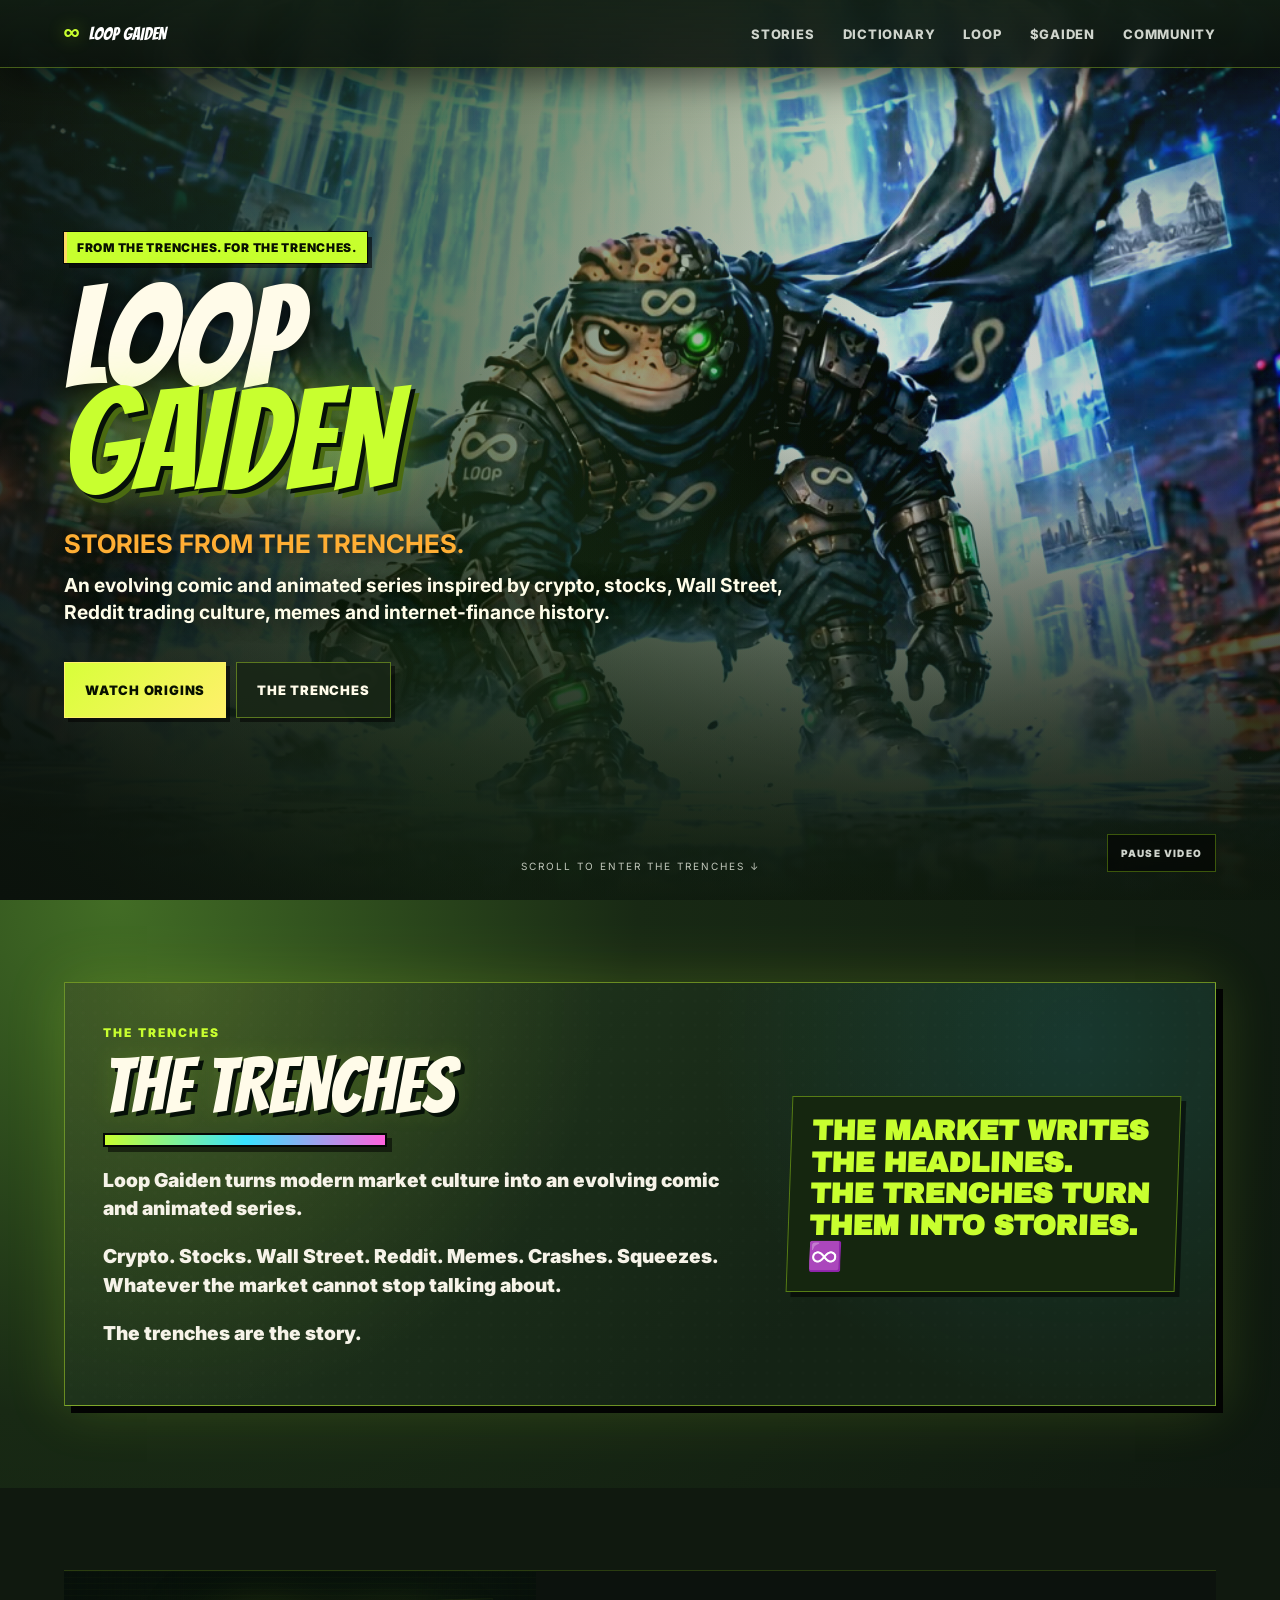
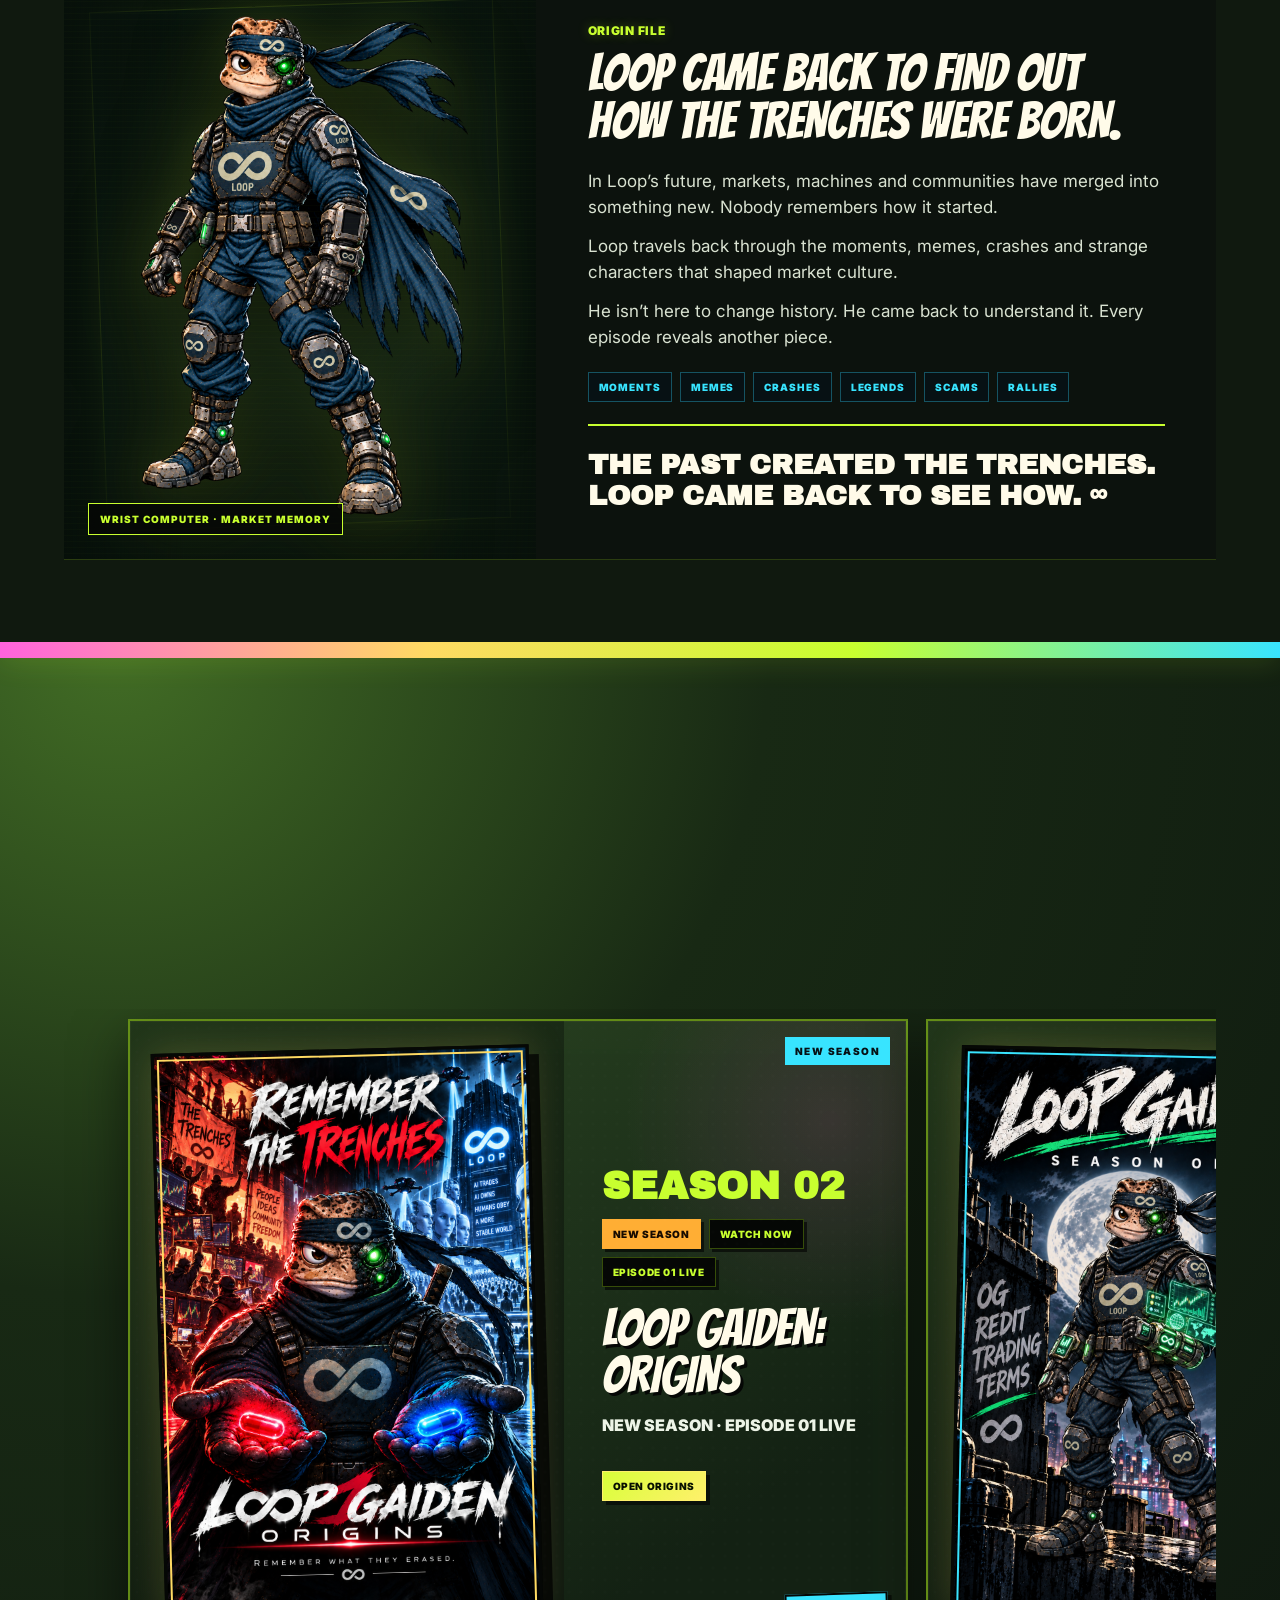
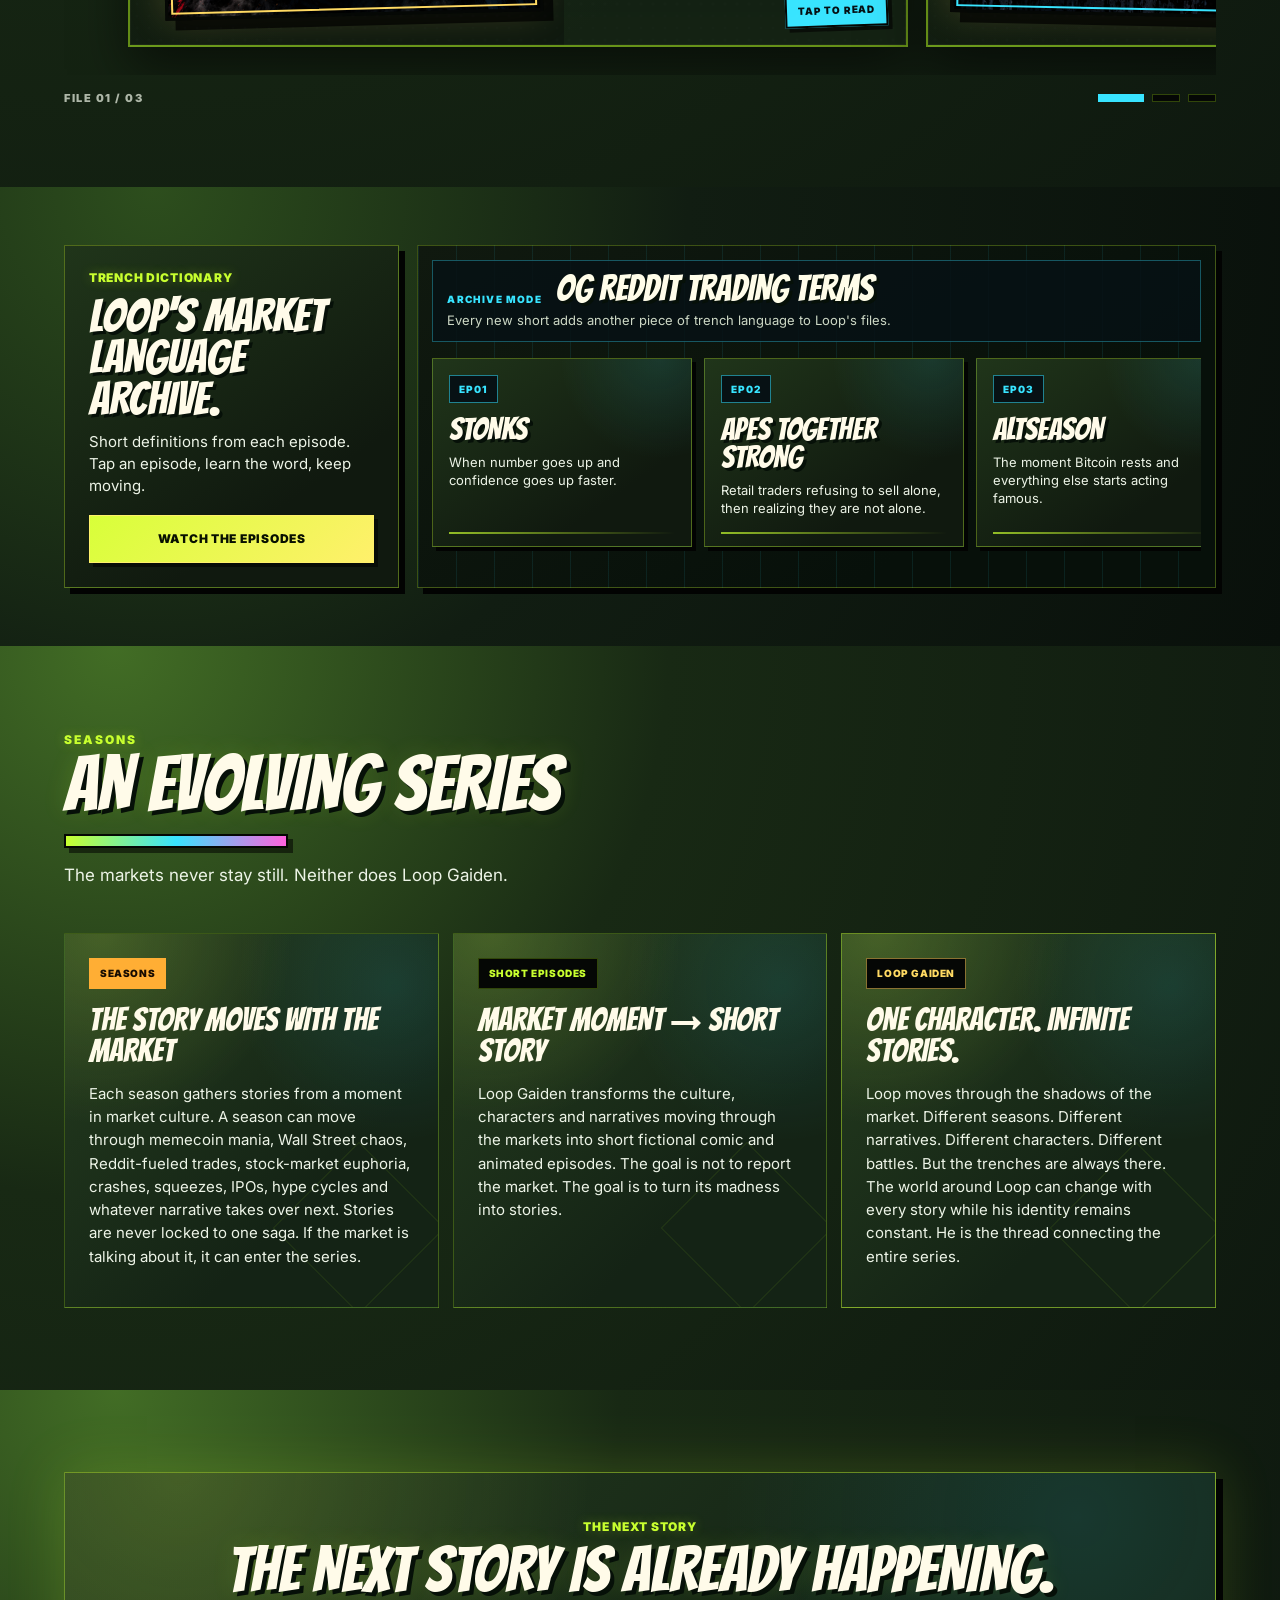
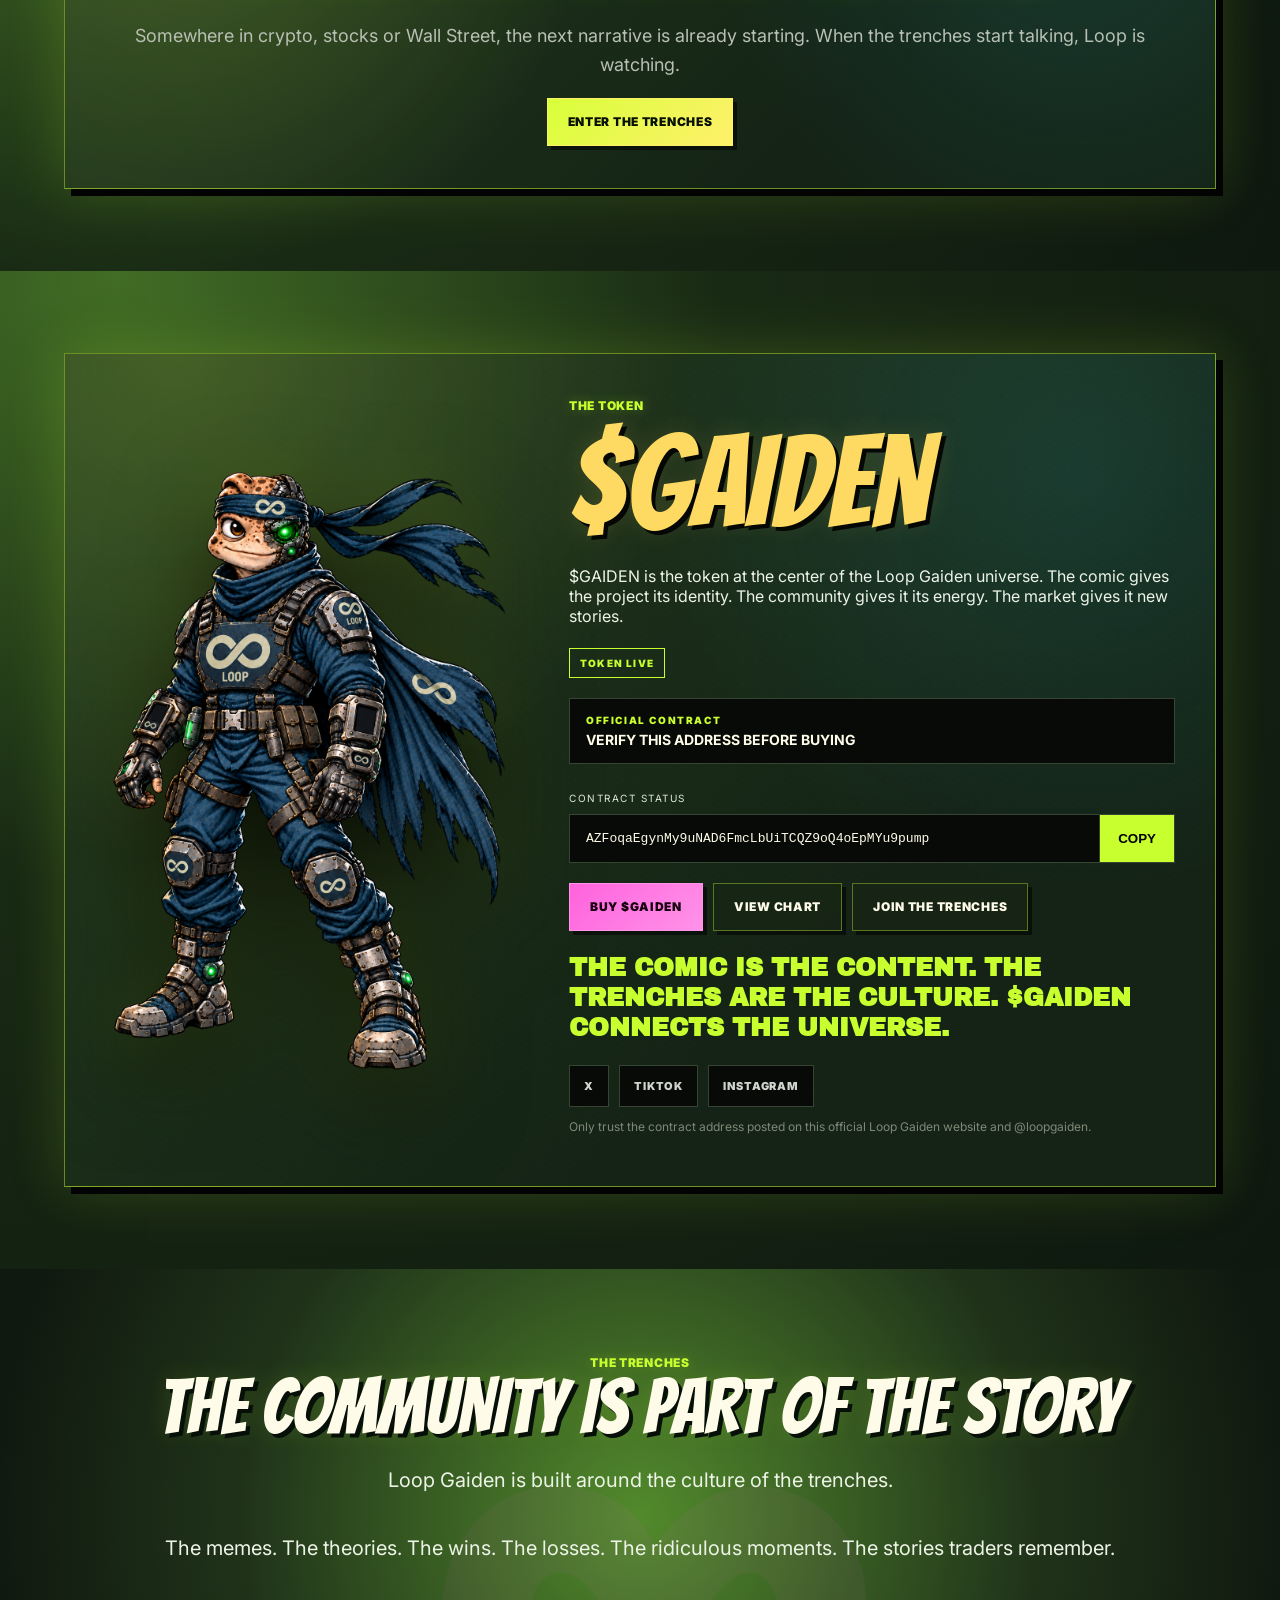
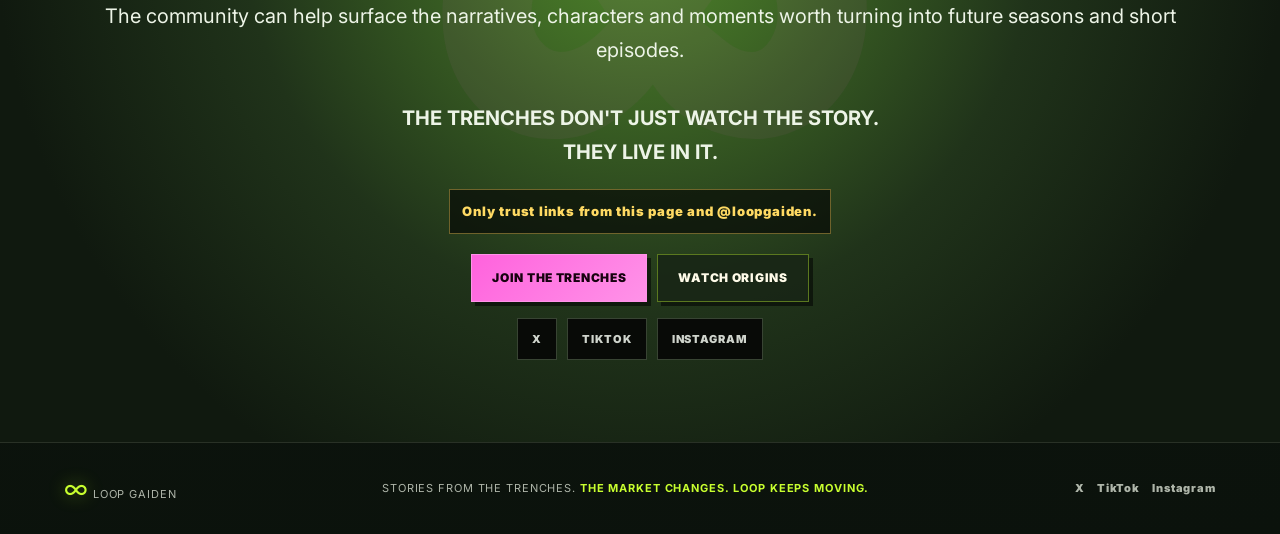
<file: index.html>
<!doctype html>
<html lang="en">
<head>
  <meta charset="utf-8" />
  <meta name="viewport" content="width=device-width,initial-scale=1" />
  <meta name="theme-color" content="#10190f" />
  <meta name="description" content="Loop Gaiden is an evolving comic and animated series inspired by crypto, stocks, Wall Street, Reddit trading culture, memes and internet-finance history." />
  <link rel="canonical" href="https://loopgaiden.com/" />
  <meta property="og:type" content="website" />
  <meta property="og:url" content="https://loopgaiden.com/#issue-002" />
  <meta property="og:title" content="Loop Gaiden — Stories From the Trenches" />
  <meta property="og:description" content="Seasons and short episodes inspired by the markets, memes and internet-finance culture." />
  <meta property="og:image" content="https://loopgaiden.com/assets/LoopOrigins.png?v=20260929-origins-poster" />
  <meta property="og:image:alt" content="Loop Gaiden Origins poster" />
  <meta name="twitter:card" content="summary_large_image" />
  <meta name="twitter:title" content="Loop Gaiden — Stories From the Trenches" />
  <meta name="twitter:description" content="Seasons and short episodes inspired by the markets, memes and internet-finance culture." />
  <meta name="twitter:image" content="https://loopgaiden.com/assets/LoopOrigins.png?v=20260929-origins-poster" />
  <meta name="twitter:image:alt" content="Loop Gaiden Origins poster" />
  <title>Loop Gaiden — Enter the Trenches</title>
  <link rel="icon" href="assets/loop.png" type="image/png" />
  <link rel="apple-touch-icon" href="assets/loop.png" />
  <link rel="stylesheet" href="styles.css?v=20260923-clean-episodes" />
</head>
<body>
  <div class="grain" aria-hidden="true"></div>

  <header class="nav">
    <a class="brand" href="#top" aria-label="Loop Gaiden home">
      <span class="brand-mark">∞</span>
      <span>LOOP GAIDEN</span>
    </a>
    <button class="menu-btn" aria-label="Toggle menu" aria-expanded="false">☰</button>
    <nav class="nav-links">
      <a href="#stories">Stories</a>
      <a href="#dictionary">Dictionary</a>
      <a href="#loop">Loop</a>
      <a href="#token">$GAIDEN</a>
      <a href="#community">Community</a>
    </nav>
  </header>

  <main id="top">
    <section class="hero">
      <img class="hero-poster" src="assets/optimized/gaiden-hero.jpg?v=20260925-gaiden" alt="" />
      <video class="hero-bg" autoplay muted defaultmuted loop playsinline preload="metadata" poster="assets/optimized/gaiden-hero.jpg?v=20260925-gaiden" aria-hidden="true">
        <source src="assets/gaiden.mp4?v=20260925-gaiden" type="video/mp4" />
      </video>
      <div class="hero-overlay"></div>
      <div class="hero-copy reveal">
        <div class="eyebrow">FROM THE TRENCHES. FOR THE TRENCHES.</div>
        <div class="hero-badge">STORIES FROM THE MARKET</div>
        <div class="start-cue">NEW SEASONS. SHORT EPISODES. SAME TRENCHES.</div>
        <h1>LOOP<br><span>GAIDEN</span></h1>
        <p class="hero-line"><strong>STORIES FROM THE TRENCHES.</strong><br><span>An evolving comic and animated series inspired by crypto, stocks, Wall Street, Reddit trading culture, memes and internet-finance history.</span><br><small>The market changes.<br>The stories move with it.</small></p>
        <div class="hero-actions">
          <a class="btn primary" href="#issue-002" data-open-issue="loopOrigins">WATCH ORIGINS</a>
          <a class="btn" href="#trenches">THE TRENCHES</a>
          <a class="btn ghost" href="#token">BUY $GAIDEN</a>
        </div>
      </div>
      <button class="hero-video-toggle" type="button" data-hero-video-toggle aria-pressed="false">PAUSE VIDEO</button>
      <div class="scroll-cue">SCROLL TO ENTER THE TRENCHES ↓</div>
    </section>

    <section class="latest-transmission">
      <div class="latest-inner reveal">
        <div>
          <span class="kicker">NOW PLAYING</span>
          <h2>LOOP GAIDEN: ORIGINS</h2>
          <div class="launch-strip">
            <span>NEW SEASON</span>
            <span>LOOP GAIDEN: ORIGINS</span>
            <span>EPISODE 01 LIVE</span>
          </div>
        </div>
        <button class="btn primary" type="button" data-open-issue="loopOrigins">OPEN ORIGINS</button>
      </div>
    </section>

    <section id="game" class="section game-section" hidden aria-hidden="true">
      <div class="game-inner reveal">
        <div class="game-copy">
          <span class="kicker">ARCADE FILE</span>
          <h2>LOOP GAIDEN GAME</h2>
          <p>A future 2D fight game set inside the wider Loop Gaiden universe, where Loop battles through trench culture one threat at a time.</p>
          <a class="game-cta" href="#mission">PAUSED</a>
        </div>
        <a class="game-cartridge game-cartridge-link" href="#mission" aria-label="Loop Gaiden series format">
          <img src="assets/game-clean.png" alt="" />
          <div class="game-glow"></div>
        </a>
      </div>
    </section>

    <section id="trenches" class="manifesto section culture-section">
      <div class="trenches-panel reveal">
        <div>
          <span>THE TRENCHES</span>
          <h2>THE TRENCHES</h2>
          <p>Loop Gaiden turns modern market culture into an evolving comic and animated series.</p>
          <p>Crypto. Stocks. Wall Street. Reddit. Memes. Crashes. Squeezes. Whatever the market cannot stop talking about.</p>
          <p>The trenches are the story.</p>
        </div>
        <div class="trenches-statements">
          <strong>THE MARKET WRITES THE HEADLINES.
THE TRENCHES TURN THEM INTO STORIES. ♾️</strong>
        </div>
      </div>
    </section>

    <section id="loop" class="section origin-section">
      <div class="origin-layout reveal">
        <div class="origin-visual origin-token-visual" aria-hidden="true">
          <img src="assets/looptoken.png?v=20260925-loop-token" alt="" />
          <div class="origin-scan"></div>
          <span>WRIST COMPUTER · MARKET MEMORY</span>
        </div>
        <div class="origin-copy">
          <span class="kicker">ORIGIN FILE</span>
          <h2>LOOP CAME BACK TO FIND OUT HOW THE TRENCHES WERE BORN.</h2>
          <p>In Loop’s future, markets, machines and communities have merged into something new. Nobody remembers how it started.</p>
          <p>Loop travels back through the moments, memes, crashes and strange characters that shaped market culture.</p>
          <p>He isn’t here to change history. <strong>He came back to understand it.</strong> Every episode reveals another piece.</p>
          <div class="origin-signals" aria-label="Market history signals"><span>MOMENTS</span><span>MEMES</span><span>CRASHES</span><span>LEGENDS</span><span>SCAMS</span><span>RALLIES</span></div>
          <strong class="origin-final">THE PAST CREATED THE TRENCHES.<br>LOOP CAME BACK TO SEE HOW. ∞</strong>
        </div>
      </div>
    </section>

    <section id="stories" class="section lords">
      <div class="issues-head reveal">
        <div class="section-head">
          <span>CURRENT STORIES</span>
          <h2>STORIES FROM THE TRENCHES</h2>
          <p>Stories inspired by the markets in real time — from memecoin trenches to Wall Street.<br><br>Hype. Fear. Greed. Conviction. Squeezes. Crashes. Wins. Losses.<br><br>Whatever moves the market can become the next Loop Gaiden story.</p>
        </div>
        <div class="issue-slider-controls" aria-label="Story slider controls">
          <button type="button" data-issue-slide="prev" aria-label="Previous story">←</button>
          <button type="button" data-issue-slide="next" aria-label="Next story">→</button>
        </div>
      </div>

      <div class="lord-grid issue-slider" data-issue-slider>
        <article class="lord-card farmer issue-cover reveal visible" data-ribbon="NEW SEASON" data-issue-key="loopOrigins" data-issue-target="story" role="button" tabindex="0" aria-controls="story" aria-expanded="false">
          <div class="cover-frame">
            <img src="assets/LoopOrigins.png?v=20260929-origins-poster" alt="Loop Gaiden Origins poster" />
          </div>
          <div class="lord-info issue-card-info">
            <div class="lord-index">SEASON 02</div>
            <div class="issue-card-badges">
              <span>NEW SEASON</span>
              <span>WATCH NOW</span>
              <span>01 EPISODE</span>
            </div>
            <h3>LOOP GAIDEN: ORIGINS</h3>
            <p>NEW SEASON · EPISODE 01 LIVE</p>
            <span class="status active issue-button" data-issue-label="OPEN ORIGINS" data-issue-key="loopOrigins">OPEN ORIGINS</span>
          </div>
        </article>

        <article class="lord-card farmer issue-cover reveal visible next-file" data-ribbon="COMPLETE" data-issue-key="featuredSeason" data-issue-target="story" role="button" tabindex="0" aria-controls="story" aria-expanded="false">
          <div class="cover-frame">
            <img src="assets/season1Cover.png?v=20260925-season-cover" alt="Season 01 OG Reddit Trading Terms poster" />
          </div>
          <div class="lord-info issue-card-info">
            <div class="lord-index">SEASON 01</div>
            <div class="issue-card-badges">
              <span>COMPLETE</span>
              <span>ARCHIVE</span>
              <span>10 EPISODES</span>
            </div>
            <h3>OG REDDIT TRADING TERMS</h3>
            <p>SEASON COMPLETE · 10 EPISODES</p>
            <span class="status active issue-button" data-issue-label="OPEN SEASON 01" data-issue-key="featuredSeason">OPEN SEASON 01</span>
          </div>
        </article>

        <article class="lord-card silhouette reveal visible"><div><b>NEXT</b><h3>???</h3><p>NEXT SEASON SEALED.</p><span>COMING NEXT</span></div></article>
      </div>
      <div class="issue-slider-status" aria-live="polite">
        <span data-issue-slider-status>SEASON 02 / 03</span>
        <div class="issue-slider-dots" data-issue-slider-dots aria-label="Issue slider position"></div>
      </div>
      <div class="issue-unlock-cue reveal">
        <span>THE TRENCHES CHANGE.</span>
        <strong>THE STORIES EVOLVE.</strong>
      </div>
    </section>

    <section id="dictionary" class="section dictionary-section">
      <div class="dictionary-layout reveal">
        <div class="dictionary-copy">
          <span class="kicker">TRENCH DICTIONARY</span>
          <h2>LOOP'S MARKET LANGUAGE ARCHIVE.</h2>
          <p>Short definitions from each episode. Tap an episode, learn the word, keep moving.</p>
          <button class="btn primary" type="button" data-open-issue="featuredSeason">WATCH THE EPISODES</button>
        </div>
        <div class="dictionary-console" aria-label="OG Reddit trading terms dictionary">
          <div class="dictionary-feature">
            <span>ARCHIVE MODE</span>
            <strong>OG REDDIT TRADING TERMS</strong>
            <p>Every new short adds another piece of trench language to Loop's files.</p>
          </div>
          <div class="dictionary-grid">
          <article>
            <span>EP01</span>
            <h3>STONKS</h3>
            <p>When number goes up and confidence goes up faster.</p>
          </article>
          <article>
            <span>EP02</span>
            <h3>APES TOGETHER STRONG</h3>
            <p>Retail traders refusing to sell alone, then realizing they are not alone.</p>
          </article>
          <article>
            <span>EP03</span>
            <h3>ALTSEASON</h3>
            <p>The moment Bitcoin rests and everything else starts acting famous.</p>
          </article>
          <article>
            <span>EP04</span>
            <h3>BUTTCOIN</h3>
            <p>The skeptic tribe’s ancient nickname for Bitcoin.</p>
          </article>
          <article>
            <span>EP05</span>
            <h3>GAIN PORN</h3>
            <p>Posting huge green screenshots so the trenches can stare at the profit.</p>
          </article>
          <article>
            <span>EP06</span>
            <h3>BOGDANOFF</h3>
            <p>The market meme for buying right before the chart collapses. Dump it.</p>
          </article>
          <article>
            <span>EP07</span>
            <h3>FUD</h3>
            <p>Fear, uncertainty and doubt turning one rumor into a full trench panic.</p>
          </article>
          <article>
            <span>EP08</span>
            <h3>PIZZA DAY</h3>
            <p>May 22, 2010. Two pizzas. One legendary Bitcoin regret.</p>
          </article>
          <article>
            <span>EP09</span>
            <h3>FOMO</h3>
            <p>The fear of watching everyone else get rich without you.</p>
          </article>
          <article>
            <span>EP10</span>
            <h3>SATOSHI</h3>
            <p>The final mystery: the pieces came together, then the creator disappeared.</p>
          </article>
          <article class="dictionary-next">
            <span>NEXT</span>
            <h3>???</h3>
            <p>The next season opens a new archive.</p>
          </article>
          </div>
        </div>
      </div>
    </section>

    <section id="mission" class="section mission">
      <div class="section-head reveal">
        <span>SEASONS</span>
        <h2>AN EVOLVING SERIES</h2>
        <p>The markets never stay still. Neither does Loop Gaiden.</p>
      </div>

      <div class="mission-path reveal">
        <article class="mission-chapter live">
          <div class="mission-marker">01</div>
          <div class="mission-card">
            <span class="mission-status">SEASONS</span>
            <h3>THE STORY MOVES WITH THE MARKET</h3>
            <p>Each season gathers stories from a moment in market culture. A season can move through memecoin mania, Wall Street chaos, Reddit-fueled trades, stock-market euphoria, crashes, squeezes, IPOs, hype cycles and whatever narrative takes over next. Stories are never locked to one saga. If the market is talking about it, it can enter the series.</p>
            <ul>
              <li>Evolving seasons</li><li>Short comic episodes</li><li>Animated releases</li><li>New trench characters</li><li>Wall Street and stock-market stories</li><li>Crypto and memecoin culture</li><li>Reddit and internet-finance history</li><li>Loop keeps moving</li>
            </ul>
            <strong class="trenches-call">THE MARKET NEVER STOPS. NEITHER DO THE STORIES. ∞</strong>
          </div>
        </article>

        <article class="mission-chapter active">
          <div class="mission-marker">02</div>
          <div class="mission-card">
            <span class="mission-status">SHORT EPISODES</span>
            <h3>MARKET MOMENT → SHORT STORY</h3>
            <p>Loop Gaiden transforms the culture, characters and narratives moving through the markets into short fictional comic and animated episodes. The goal is not to report the market. The goal is to turn its madness into stories.</p>
            <ul><li>01 — THE MARKET MOVES: A new narrative captures everyone's attention.</li><li>02 — THE TRENCHES REACT: Traders, communities and the internet turn it into culture.</li><li>03 — LOOP ENTERS THE STORY: That moment becomes a run of short episodes.</li></ul>
            <strong class="trenches-call">CRYPTO. STOCKS. WALL STREET. MEMES. MARKET PSYCHOLOGY. INTERNET CULTURE.</strong>
          </div>
        </article>

        <article id="loop" class="mission-chapter next">
          <div class="mission-marker">03</div>
          <div class="mission-card">
            <span class="mission-status">LOOP GAIDEN</span>
            <h3>ONE CHARACTER. INFINITE STORIES.</h3>
            <p>Loop moves through the shadows of the market. Different seasons. Different narratives. Different characters. Different battles. But the trenches are always there. The world around Loop can change with every story while his identity remains constant. He is the thread connecting the entire series.</p>
            <strong class="trenches-call">THE MARKET CHANGES. LOOP KEEPS MOVING. ∞</strong>
          </div>
        </article>

        <article class="mission-final">
          <span>THE NEXT STORY</span>
          <h3>The next story<br>is already happening.</h3>
          <p>Somewhere in crypto, stocks or Wall Street, the next narrative is already starting. When the trenches start talking, Loop is watching.</p>
          <strong>THE MARKET WRITES THE HEADLINES. WE TURN THEM INTO COMICS. ∞</strong>
        </article>
      </div>
    </section>

    <section id="story" class="section story issue-viewer" aria-hidden="true">
      <div class="section-head reveal">
          <span>SEASON 02</span>
          <h2>LOOP GAIDEN: ORIGINS</h2>
          <p>Episode 01 opens the forbidden archive and wakes the Trenches.</p>
      </div>
      <div class="scene-stack">
        <article class="issue-start reveal" id="issue-cover" data-issue-cover>
          <div class="issue-start-cover"><img src="assets/LoopOrigins.png?v=20260929-origins-poster" alt="Loop Gaiden Origins poster" /></div>
          <div class="issue-start-copy"><span class="kicker">SEASON 02</span><h3>THE FORBIDDEN ARCHIVE</h3><p>Gaiden returns from the past carrying the memory of the Trenches. The past has been remembered. The Trenches are waking up.</p></div>
        </article>
      </div>
    </section>

    <section class="section next-issue">
      <div class="next-issue-inner reveal">
        <span class="kicker">THE NEXT STORY</span>
        <h2>THE NEXT STORY IS ALREADY HAPPENING.</h2>
        <p>Somewhere in crypto, stocks or Wall Street, the next narrative is already starting. When the trenches start talking, Loop is watching.</p>
        <a class="btn primary" href="#community">ENTER THE TRENCHES</a>
      </div>
    </section>

    <section id="token" class="section token">
      <div class="token-card reveal">
        <img class="token-loop-art" src="assets/looptoken.png?v=20260925-loop-token" alt="Loop Gaiden token art" />
        <div>
          <span class="kicker">THE TOKEN</span>
          <h2>$GAIDEN</h2>
          <p>$GAIDEN is the token at the center of the Loop Gaiden universe. The comic gives the project its identity. The community gives it its energy. The market gives it new stories.</p>
          <div class="launch-badge">TOKEN LIVE</div>
          <div class="launch-state">
            <span>OFFICIAL CONTRACT</span>
            <strong>VERIFY THIS ADDRESS BEFORE BUYING</strong>
          </div>
          <label>CONTRACT STATUS</label>
          <div class="ca-row">
            <code id="ca">AZFoqaEgynMy9uNAD6FmcLbUiTCQZ9oQ4oEpMYu9pump</code>
            <button id="copyCA">COPY</button>
          </div>
          <div class="token-actions">
            <a class="btn primary" href="https://pump.fun/coin/AZFoqaEgynMy9uNAD6FmcLbUiTCQZ9oQ4oEpMYu9pump" target="_blank" rel="noopener">BUY $GAIDEN</a>
            <a class="btn" href="https://dexscreener.com/solana/AZFoqaEgynMy9uNAD6FmcLbUiTCQZ9oQ4oEpMYu9pump" target="_blank" rel="noopener">VIEW CHART</a>
            <a class="btn" href="#community">JOIN THE TRENCHES</a>
          </div>
          <strong class="token-tagline">THE COMIC IS THE CONTENT. THE TRENCHES ARE THE CULTURE. $GAIDEN CONNECTS THE UNIVERSE.</strong>
          <div class="social-links" aria-label="Loop Gaiden social links">
            <a href="https://x.com/loopgaiden" target="_blank" rel="noopener">X</a>
            <a href="https://www.tiktok.com/@loopgaiden" target="_blank" rel="noopener">TikTok</a>
            <a href="https://www.instagram.com/loopgaiden/" target="_blank" rel="noopener">Instagram</a>
          </div>
          <p class="fineprint">Only trust the contract address posted on this official Loop Gaiden website and @loopgaiden.</p>
        </div>
      </div>
    </section>

    <section id="community" class="section community">
      <div class="community-inner reveal">
        <span class="kicker">THE TRENCHES</span>
        <h2>THE COMMUNITY IS PART OF THE STORY</h2>
        <p>Loop Gaiden is built around the culture of the trenches.<br><br>The memes. The theories. The wins. The losses. The ridiculous moments. The stories traders remember.<br><br>The community can help surface the narratives, characters and moments worth turning into future seasons and short episodes.<br><br><strong>THE TRENCHES DON'T JUST WATCH THE STORY.<br>THEY LIVE IN IT.</strong></p>
        <p class="official-warning">Only trust links from this page and @loopgaiden.</p>
        <div class="community-actions">
          <a class="btn primary" href="https://x.com/loopgaiden" target="_blank" rel="noopener">JOIN THE TRENCHES</a>
          <button class="btn" type="button" data-open-issue="loopOrigins">WATCH ORIGINS</button>
        </div>
        <div class="social-links community-socials" aria-label="Loop Gaiden social links">
          <a href="https://x.com/loopgaiden" target="_blank" rel="noopener">X</a>
          <a href="https://www.tiktok.com/@loopgaiden" target="_blank" rel="noopener">TikTok</a>
          <a href="https://www.instagram.com/loopgaiden/" target="_blank" rel="noopener">Instagram</a>
        </div>
      </div>
    </section>

    <section class="section link-hub">
      <div class="section-head reveal">
        <span>OFFICIAL LINKS</span>
        <h2>FOLLOW THE REAL LOOP.</h2>
        <p>Only use these links for social updates and relaunch status.</p>
      </div>
      <div class="hub-grid reveal">
        <a href="https://x.com/loopgaiden" target="_blank" rel="noopener"><span>X</span><strong>@loopgaiden</strong></a>
        <a href="https://www.tiktok.com/@loopgaiden" target="_blank" rel="noopener"><span>TikTok</span><strong>@loopgaiden</strong></a>
        <a href="https://www.instagram.com/loopgaiden/" target="_blank" rel="noopener"><span>Instagram</span><strong>@loopgaiden</strong></a>
      </div>
    </section>
  </main>

  <footer>
    <div><span class="brand-mark">∞</span> LOOP GAIDEN</div>
    <div>STORIES FROM THE TRENCHES. <b>THE MARKET CHANGES. LOOP KEEPS MOVING.</b></div>
    <div class="footer-socials">
      <a href="https://x.com/loopgaiden" target="_blank" rel="noopener">X</a>
      <a href="https://www.tiktok.com/@loopgaiden" target="_blank" rel="noopener">TikTok</a>
      <a href="https://www.instagram.com/loopgaiden/" target="_blank" rel="noopener">Instagram</a>
    </div>
  </footer>

  <div class="mobile-sticky">
    <a href="#issue-002" data-open-issue="loopOrigins">Watch</a>
    <a href="#token">Buy</a>
    <a href="#community">Community</a>
  </div>

  <script src="script.js?v=20260924-seasons-only"></script>
</body>
</html>
</file>
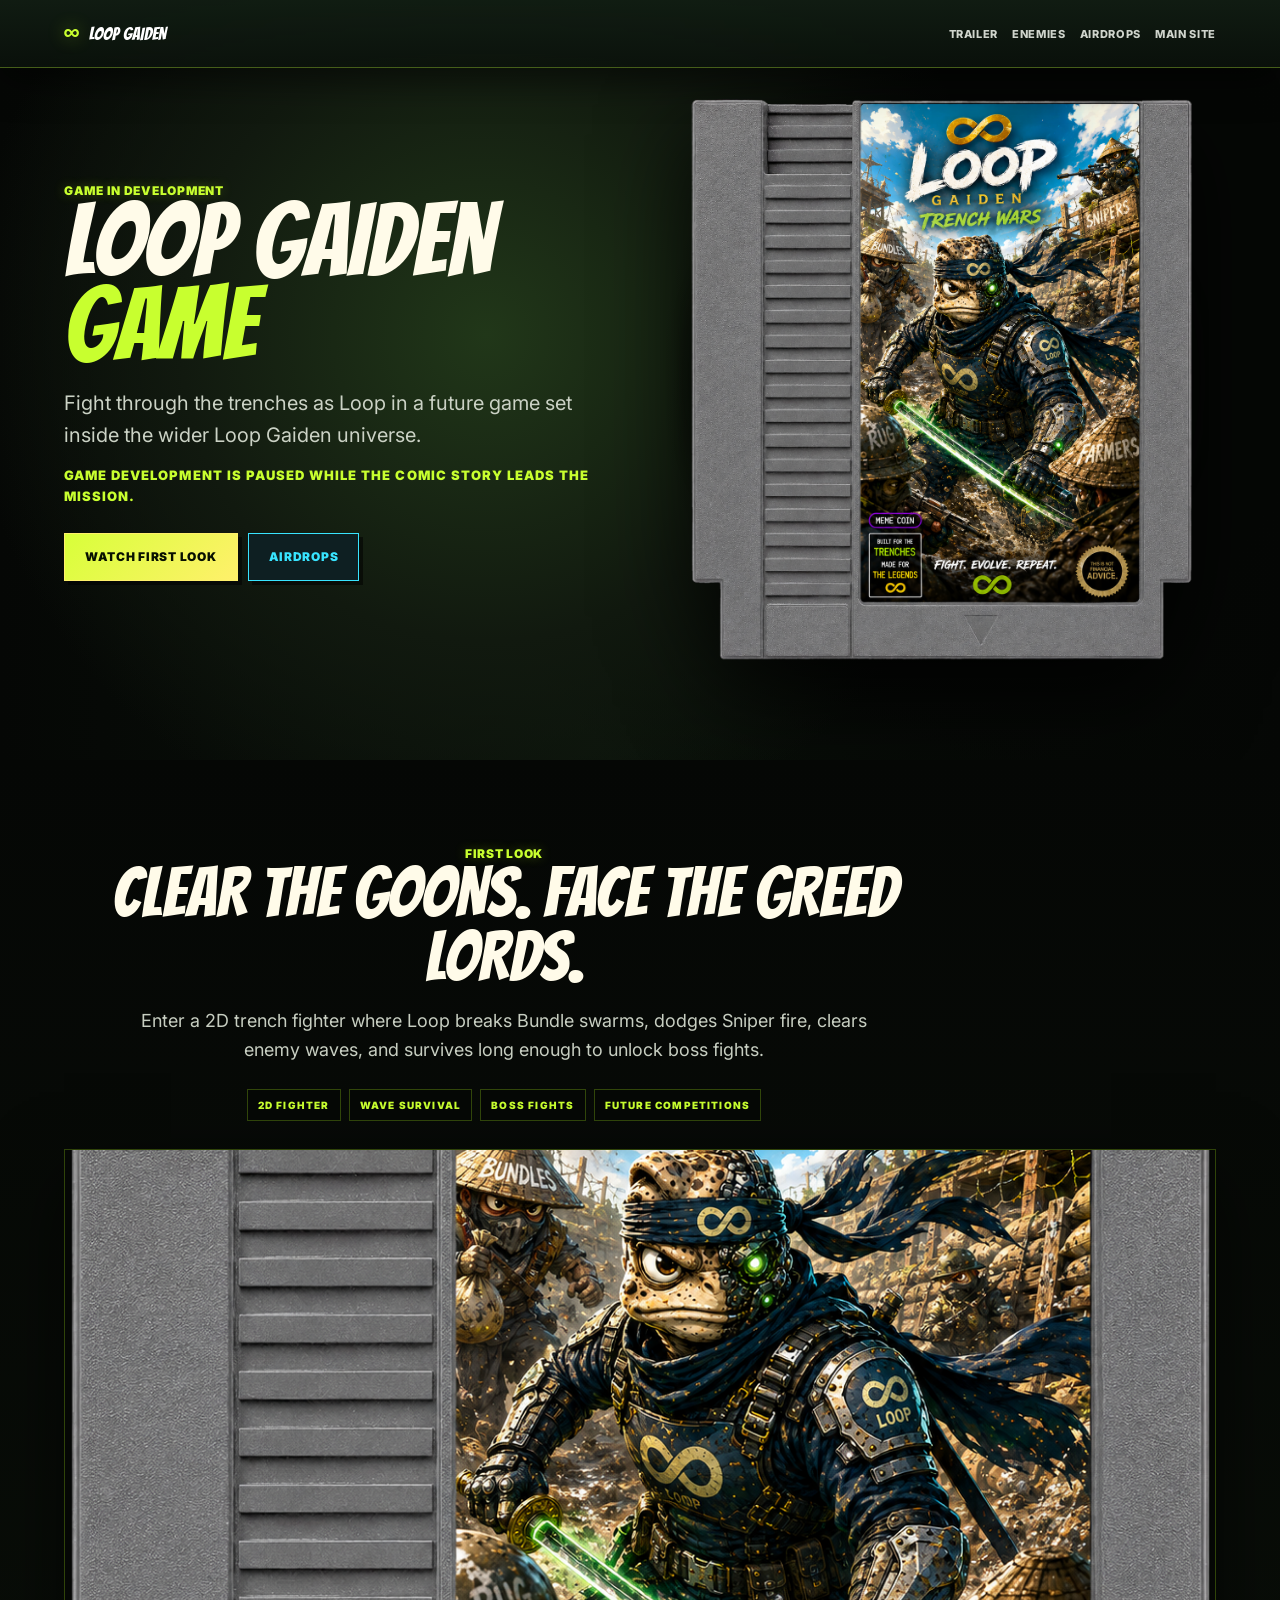
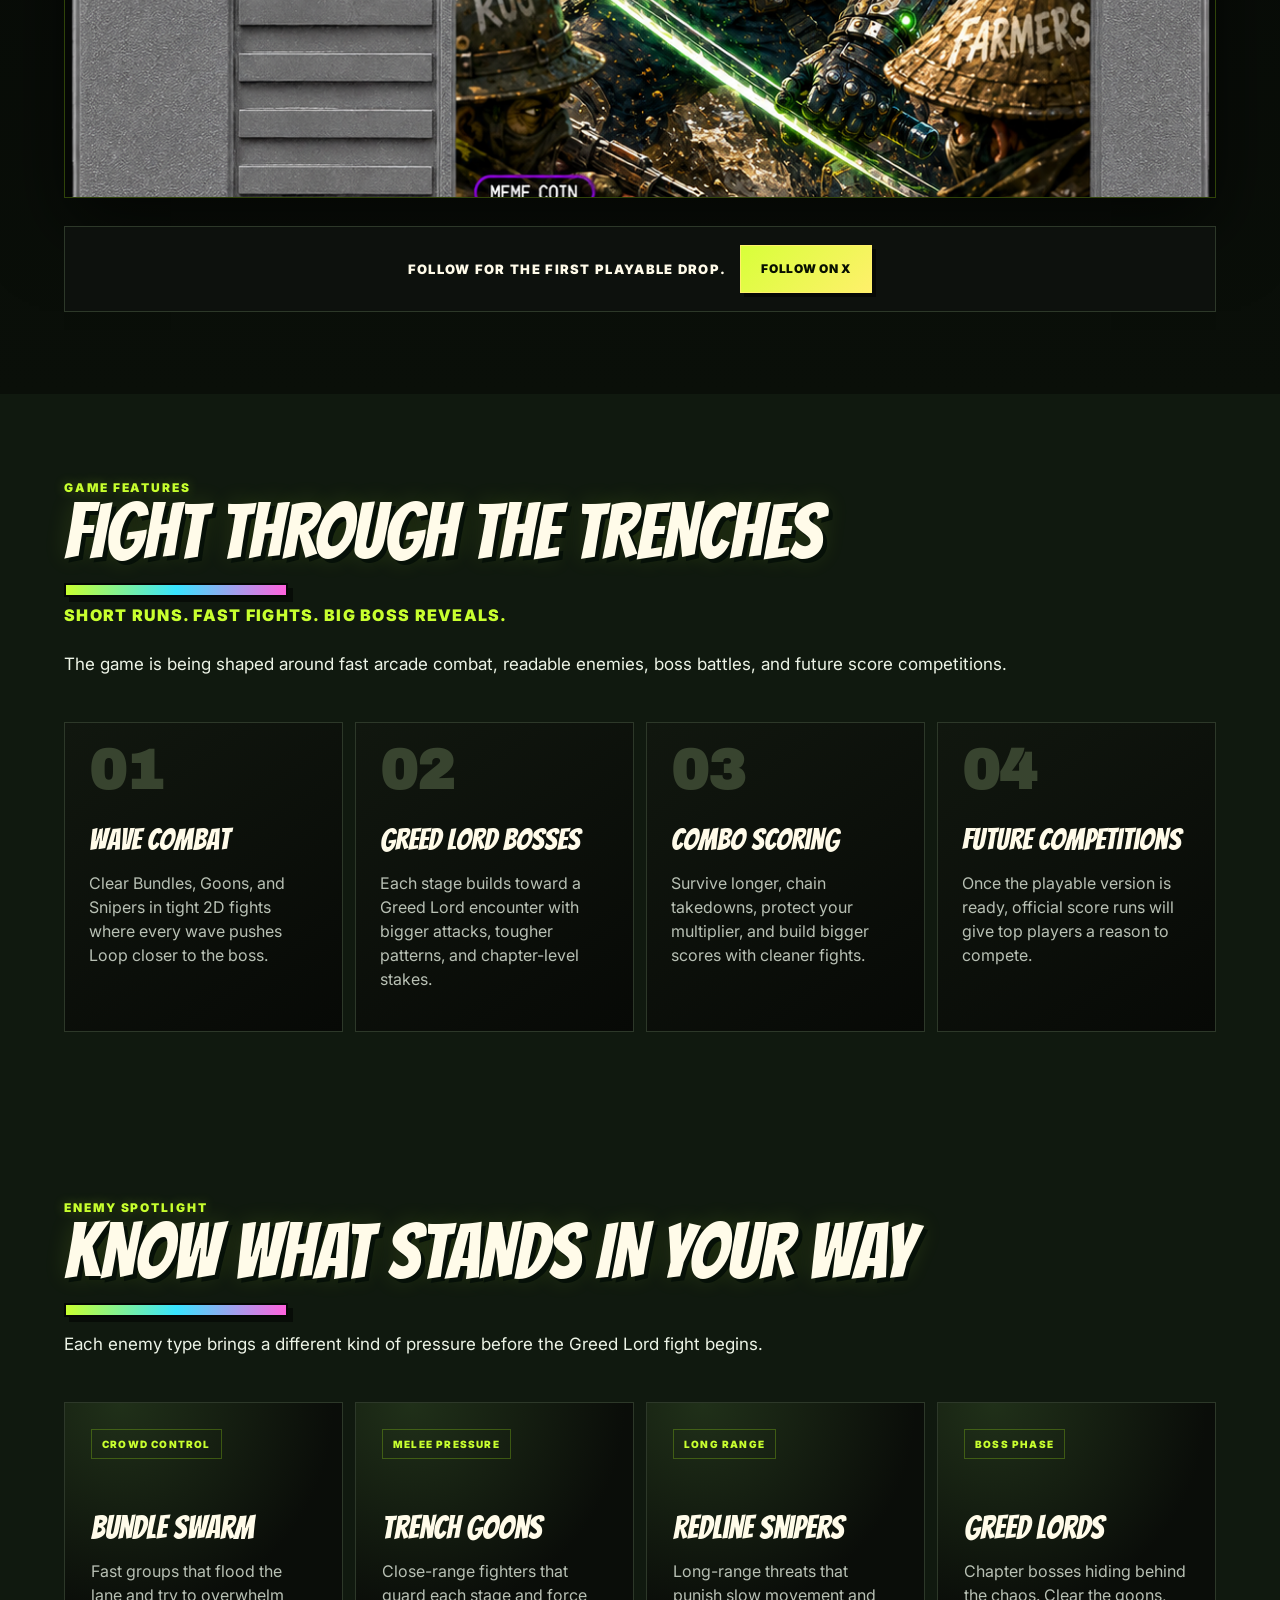
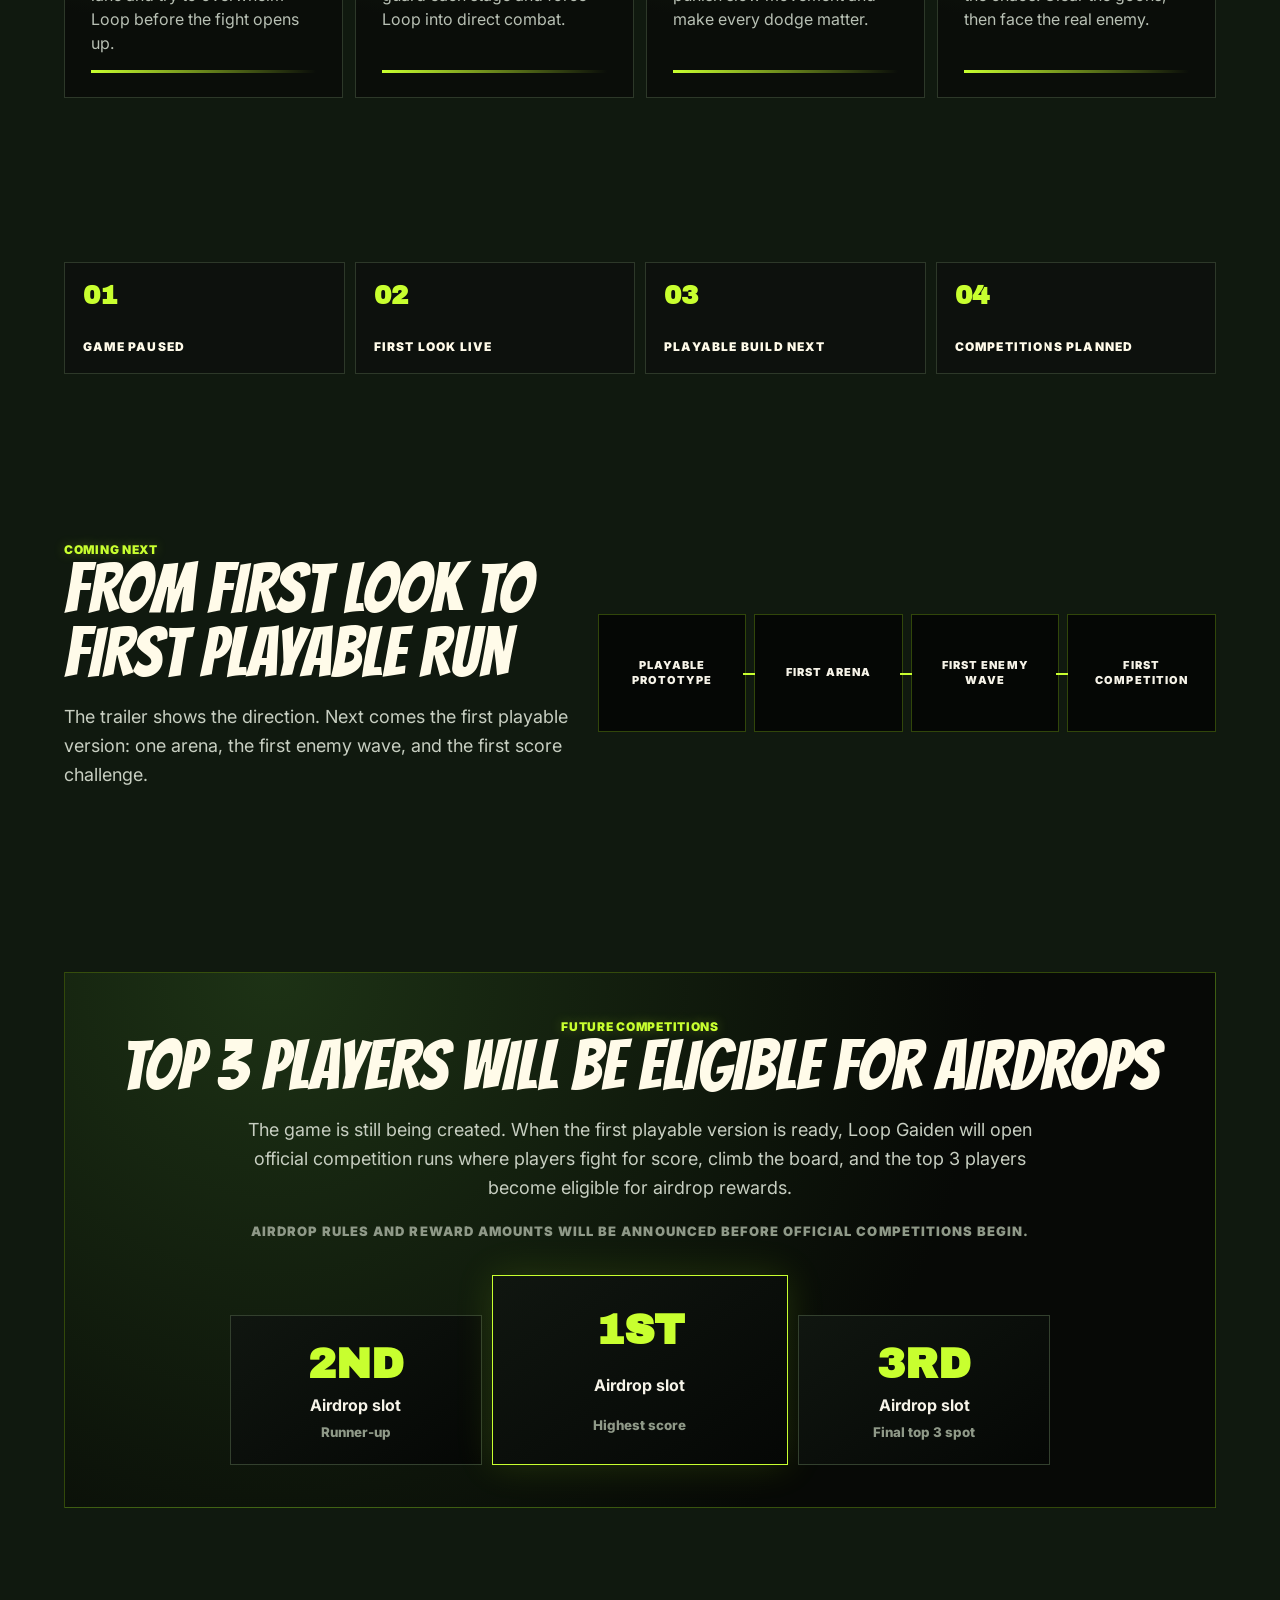
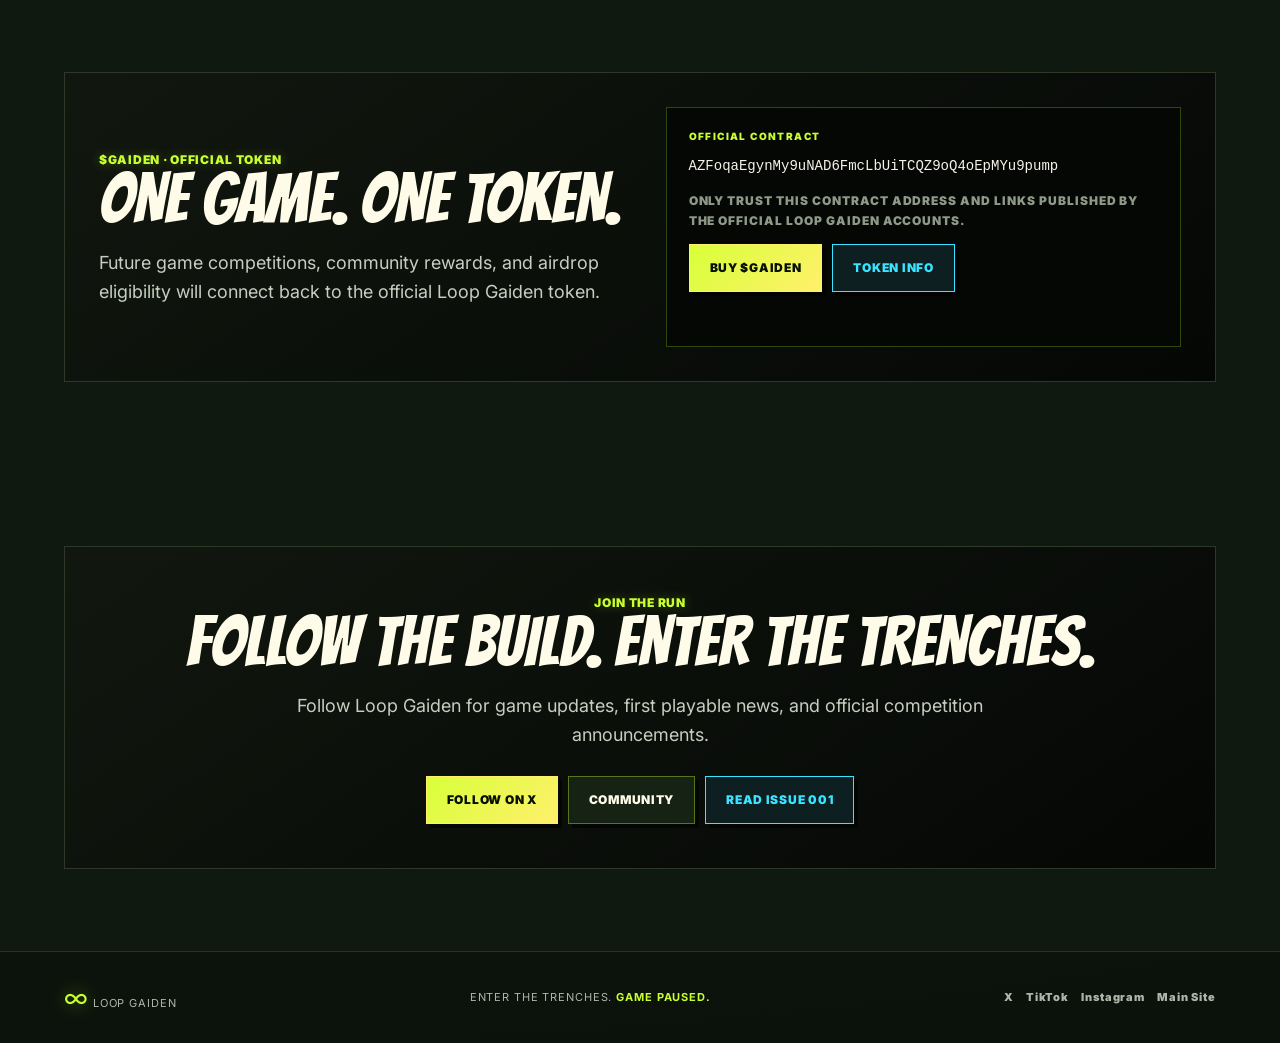
<file: game/index.html>
<!doctype html>
<html lang="en">
<head>
  <meta charset="utf-8" />
  <meta name="viewport" content="width=device-width,initial-scale=1" />
  <meta name="theme-color" content="#0b0e0a" />
  <meta name="robots" content="noindex,nofollow" />
  <meta name="description" content="Loop Gaiden Game is paused while the project focuses on the comic story first." />
  <meta property="og:type" content="website" />
  <meta property="og:title" content="Loop Gaiden Game — First Look" />
  <meta property="og:description" content="The 2D fight game is paused while Loop Gaiden focuses on the comic story first." />
  <meta property="og:image" content="/assets/game-clean.png" />
  <meta name="twitter:card" content="summary_large_image" />
  <meta name="twitter:title" content="Loop Gaiden Game — First Look" />
  <meta name="twitter:description" content="The 2D fight game is paused while Loop Gaiden focuses on the comic story first." />
  <meta name="twitter:image" content="/assets/game-clean.png" />
  <title>Loop Gaiden Game — First Look</title>
  <link rel="icon" href="/assets/loop.png" type="image/png" />
  <link rel="apple-touch-icon" href="/assets/loop.png" />
  <link rel="stylesheet" href="/styles.css?v=20260902-8" />
</head>
<body class="game-page">
  <div class="grain" aria-hidden="true"></div>

  <header class="nav">
    <a class="brand" href="/" aria-label="Loop Gaiden home">
      <span class="brand-mark">∞</span>
      <span>LOOP GAIDEN</span>
    </a>
    <button class="menu-btn" aria-label="Toggle menu" aria-expanded="false">☰</button>
    <nav class="nav-links">
      <a href="#trailer">Trailer</a>
      <a href="#enemies">Enemies</a>
      <a href="#competitions">Airdrops</a>
      <a href="/">Main Site</a>
    </nav>
  </header>

  <main>
    <section class="game-hero section">
      <div class="game-hero-copy reveal">
        <span class="kicker">GAME PAUSED</span>
        <h1>LOOP GAIDEN<br><span>GAME</span></h1>
        <p>Fight through the trenches as Loop. Clear Bundles, Goons, and Snipers, then face the Greed Lords behind the chaos.</p>
        <p class="game-dev-note">Game development is paused while the comic story leads the mission.</p>
        <div class="game-hero-actions">
          <a class="btn primary" href="#trailer">WATCH FIRST LOOK</a>
          <a class="btn ghost" href="#competitions">AIRDROPS</a>
        </div>
      </div>
      <div class="game-hero-cart reveal" aria-hidden="true">
        <img src="/assets/game-clean.png" alt="" />
        <div class="game-glow"></div>
      </div>
    </section>

    <section id="trailer" class="section trailer-section">
      <div class="trailer-grid reveal">
        <div class="trailer-copy">
          <span class="kicker">FIRST LOOK</span>
          <h2>CLEAR THE GOONS. FACE THE GREED LORDS.</h2>
          <p>Enter a 2D trench fighter where Loop breaks Bundle swarms, dodges Sniper fire, clears enemy waves, and survives long enough to unlock boss fights.</p>
          <div class="pitch-strip">
            <span>2D FIGHTER</span>
            <span>WAVE SURVIVAL</span>
            <span>BOSS FIGHTS</span>
            <span>FUTURE COMPETITIONS</span>
          </div>
        </div>
        <div class="trailer-player">
          <video autoplay muted defaultmuted loop playsinline preload="metadata" poster="/assets/game-clean.png" aria-label="Loop Gaiden game launch trailer">
            <source src="/assets/web-video/game-h264.mp4" type="video/mp4" />
          </video>
        </div>
        <div class="trailer-follow">
          <strong>Follow for the first playable drop.</strong>
          <a class="btn primary" href="https://x.com/loopgaiden" target="_blank" rel="noopener">FOLLOW ON X</a>
        </div>
      </div>
    </section>

    <section id="features" class="section feature-section">
      <div class="section-head reveal">
        <span>GAME FEATURES</span>
        <h2>FIGHT THROUGH THE TRENCHES</h2>
        <strong class="game-loop-line">Short runs. Fast fights. Big boss reveals.</strong>
        <p>The game is being shaped around fast arcade combat, readable enemies, boss battles, and future score competitions.</p>
      </div>
      <div class="feature-grid reveal">
        <article>
          <span>01</span>
          <h3>Wave Combat</h3>
          <p>Clear Bundles, Goons, and Snipers in tight 2D fights where every wave pushes Loop closer to the boss.</p>
        </article>
        <article>
          <span>02</span>
          <h3>Greed Lord Bosses</h3>
          <p>Each stage builds toward a Greed Lord encounter with bigger attacks, tougher patterns, and chapter-level stakes.</p>
        </article>
        <article>
          <span>03</span>
          <h3>Combo Scoring</h3>
          <p>Survive longer, chain takedowns, protect your multiplier, and build bigger scores with cleaner fights.</p>
        </article>
        <article>
          <span>04</span>
          <h3>Future Competitions</h3>
          <p>Once the playable version is ready, official score runs will give top players a reason to compete.</p>
        </article>
      </div>
    </section>

    <section id="enemies" class="section enemy-spotlight-section">
      <div class="section-head reveal">
        <span>ENEMY SPOTLIGHT</span>
        <h2>KNOW WHAT STANDS IN YOUR WAY</h2>
        <p>Each enemy type brings a different kind of pressure before the Greed Lord fight begins.</p>
      </div>
      <div class="enemy-spotlight-grid reveal">
        <article>
          <span>CROWD CONTROL</span>
          <h3>Bundle Swarm</h3>
          <p>Fast groups that flood the lane and try to overwhelm Loop before the fight opens up.</p>
        </article>
        <article>
          <span>MELEE PRESSURE</span>
          <h3>Trench Goons</h3>
          <p>Close-range fighters that guard each stage and force Loop into direct combat.</p>
        </article>
        <article>
          <span>LONG RANGE</span>
          <h3>Redline Snipers</h3>
          <p>Long-range threats that punish slow movement and make every dodge matter.</p>
        </article>
        <article>
          <span>BOSS PHASE</span>
          <h3>Greed Lords</h3>
          <p>Chapter bosses hiding behind the chaos. Clear the goons, then face the real enemy.</p>
        </article>
      </div>
    </section>

    <section id="status" class="section status-section">
      <div class="status-strip reveal">
        <article>
          <span>01</span>
          <strong>Game paused</strong>
        </article>
        <article>
          <span>02</span>
          <strong>First look live</strong>
        </article>
        <article>
          <span>03</span>
          <strong>Playable build next</strong>
        </article>
        <article>
          <span>04</span>
          <strong>Competitions planned</strong>
        </article>
      </div>
    </section>

    <section id="next" class="section next-build-section">
      <div class="next-build reveal">
        <div>
          <span class="kicker">COMING NEXT</span>
          <h2>FROM FIRST LOOK TO FIRST PLAYABLE RUN</h2>
          <p>The trailer shows the direction. Next comes the first playable version: one arena, the first enemy wave, and the first score challenge.</p>
        </div>
        <div class="next-chain" aria-label="Loop Gaiden game development milestones">
          <span>Playable prototype</span>
          <span>First arena</span>
          <span>First enemy wave</span>
          <span>First competition</span>
        </div>
      </div>
    </section>

    <section id="competitions" class="section competitions-section">
      <div class="competition-note reveal">
        <span class="kicker">FUTURE COMPETITIONS</span>
        <h2>TOP 3 PLAYERS WILL BE ELIGIBLE FOR AIRDROPS</h2>
        <p>The game is still being created. When the first playable version is ready, Loop Gaiden will open official competition runs where players fight for score, climb the board, and the top 3 players become eligible for airdrop rewards.</p>
        <p class="airdrop-disclaimer">Airdrop rules and reward amounts will be announced before official competitions begin.</p>
        <div class="reward-grid" data-rewards></div>
      </div>
    </section>

    <section class="section game-token-section">
      <div class="game-token-panel reveal">
        <div>
          <span class="kicker">$GAIDEN · OFFICIAL TOKEN</span>
          <h2>ONE GAME. ONE TOKEN.</h2>
          <p>Future game competitions, community rewards, and airdrop eligibility will connect back to the official Loop Gaiden token.</p>
        </div>
        <div class="game-token-card">
          <span>OFFICIAL CONTRACT</span>
          <code data-contract-address>AZFoqaEgynMy9uNAD6FmcLbUiTCQZ9oQ4oEpMYu9pump</code>
          <p class="token-fineprint">Only trust this contract address and links published by the official Loop Gaiden accounts.</p>
          <div class="game-token-actions">
            <a class="btn primary" href="https://pump.fun/coin/AZFoqaEgynMy9uNAD6FmcLbUiTCQZ9oQ4oEpMYu9pump" target="_blank" rel="noopener">BUY $GAIDEN</a>
            <a class="btn ghost" href="/#token">TOKEN INFO</a>
          </div>
          <div class="copy-message" data-copy-message aria-live="polite"></div>
        </div>
      </div>
    </section>

    <section class="section game-cta-section">
      <div class="game-end-cta reveal">
        <span class="kicker">JOIN THE RUN</span>
        <h2>FOLLOW THE BUILD. ENTER THE TRENCHES.</h2>
        <p>Follow Loop Gaiden for game updates, first playable news, and official competition announcements.</p>
        <div class="game-cta-actions">
          <a class="btn primary" href="https://x.com/loopgaiden" target="_blank" rel="noopener">FOLLOW ON X</a>
          <a class="btn" href="/#community">COMMUNITY</a>
          <a class="btn ghost" href="/#story">READ ISSUE 001</a>
        </div>
      </div>
    </section>
  </main>

  <footer>
    <div><span class="brand-mark">∞</span> LOOP GAIDEN</div>
    <div>ENTER THE TRENCHES. <b>GAME PAUSED.</b></div>
    <div class="footer-socials">
      <a href="https://x.com/loopgaiden" target="_blank" rel="noopener">X</a>
      <a href="https://www.tiktok.com/@loopgaiden" target="_blank" rel="noopener">TikTok</a>
      <a href="https://www.instagram.com/loopgaiden/" target="_blank" rel="noopener">Instagram</a>
      <a href="/">Main Site</a>
    </div>
  </footer>

  <script src="/game.js?v=20260902-8"></script>
</body>
</html>
</file>
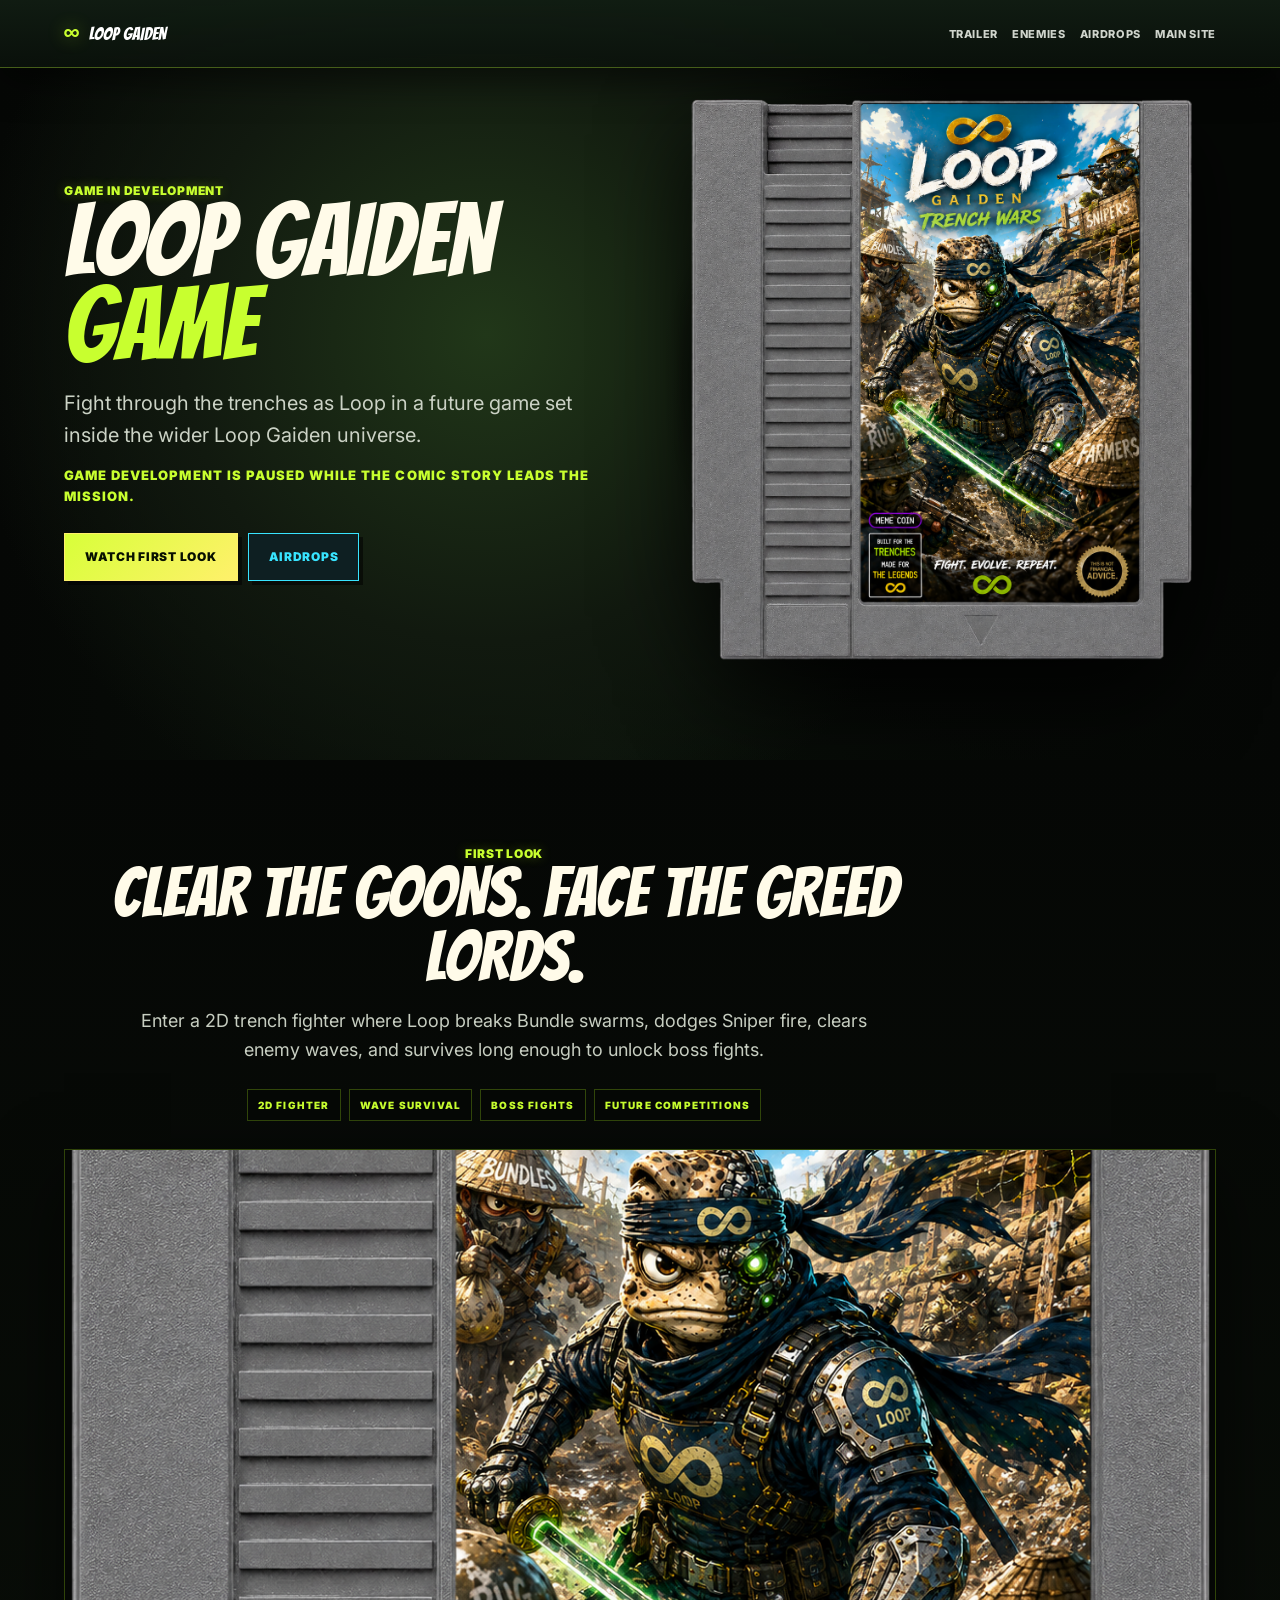
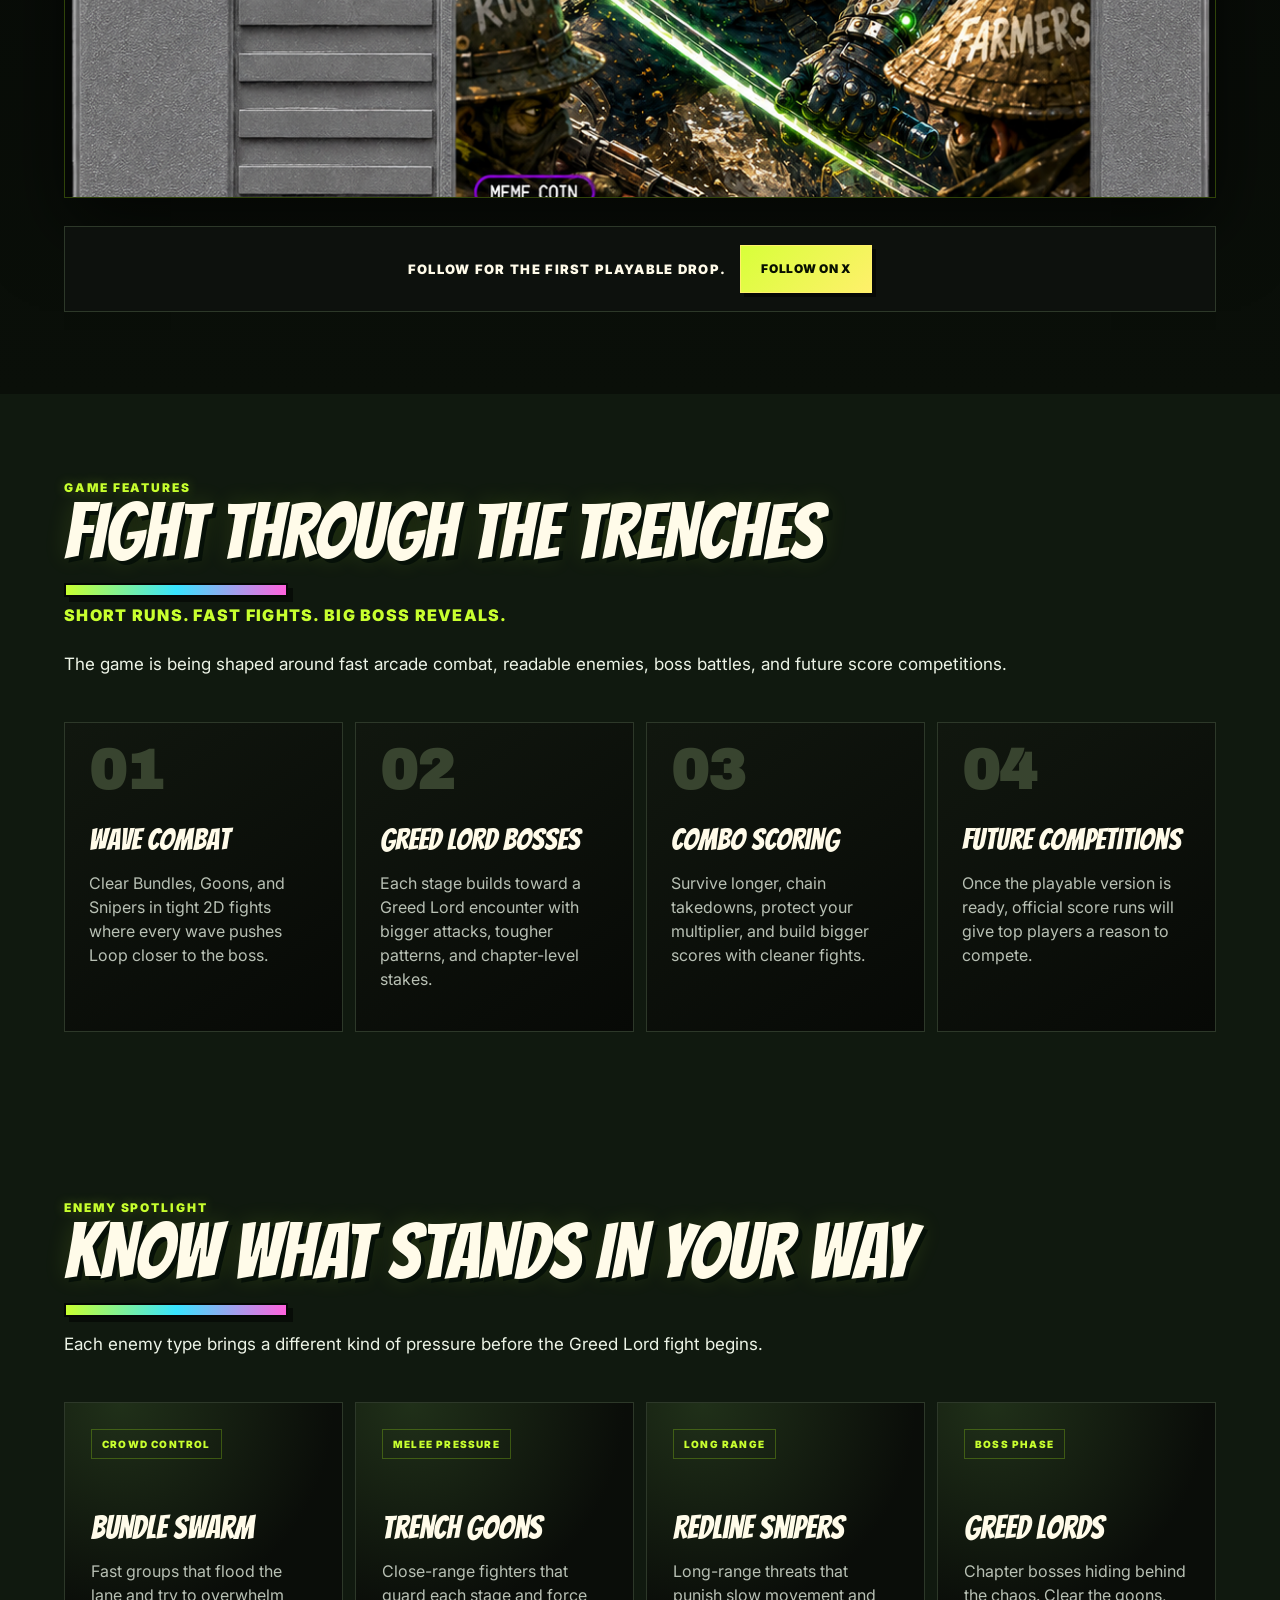
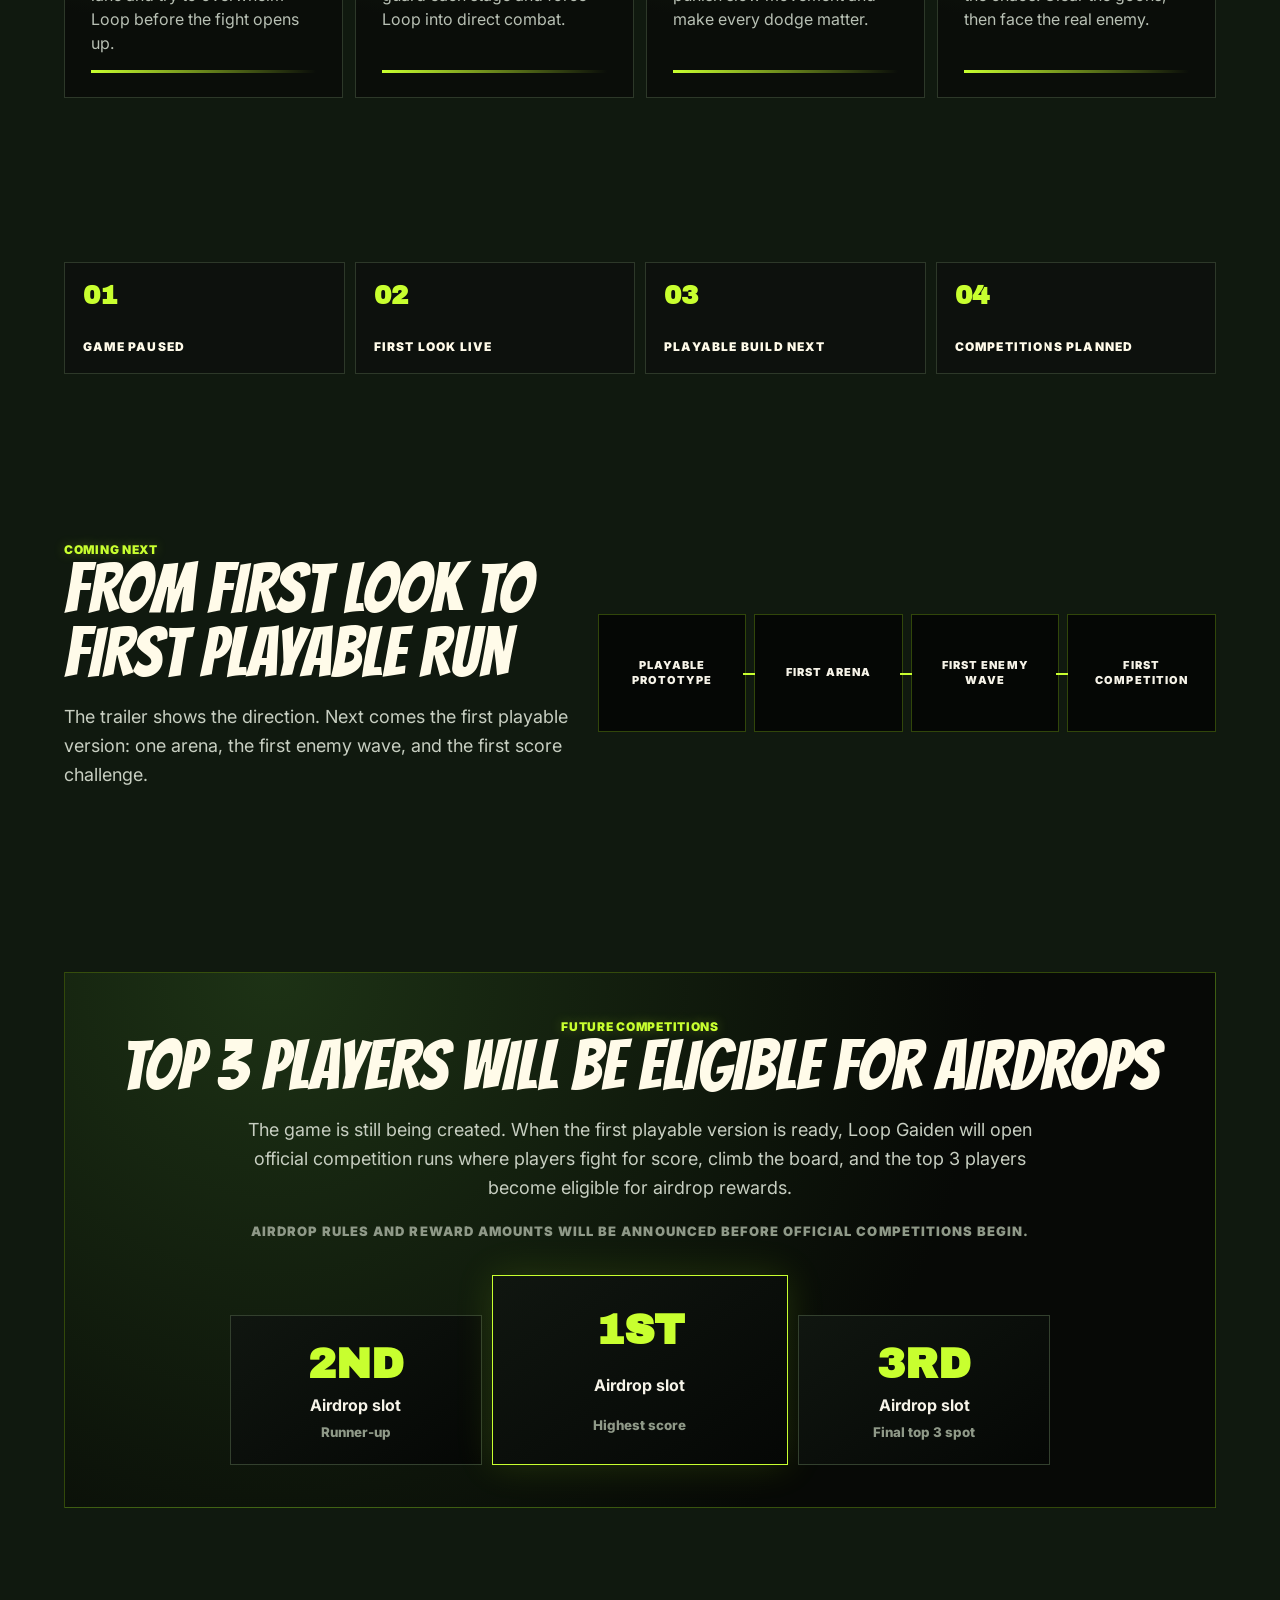
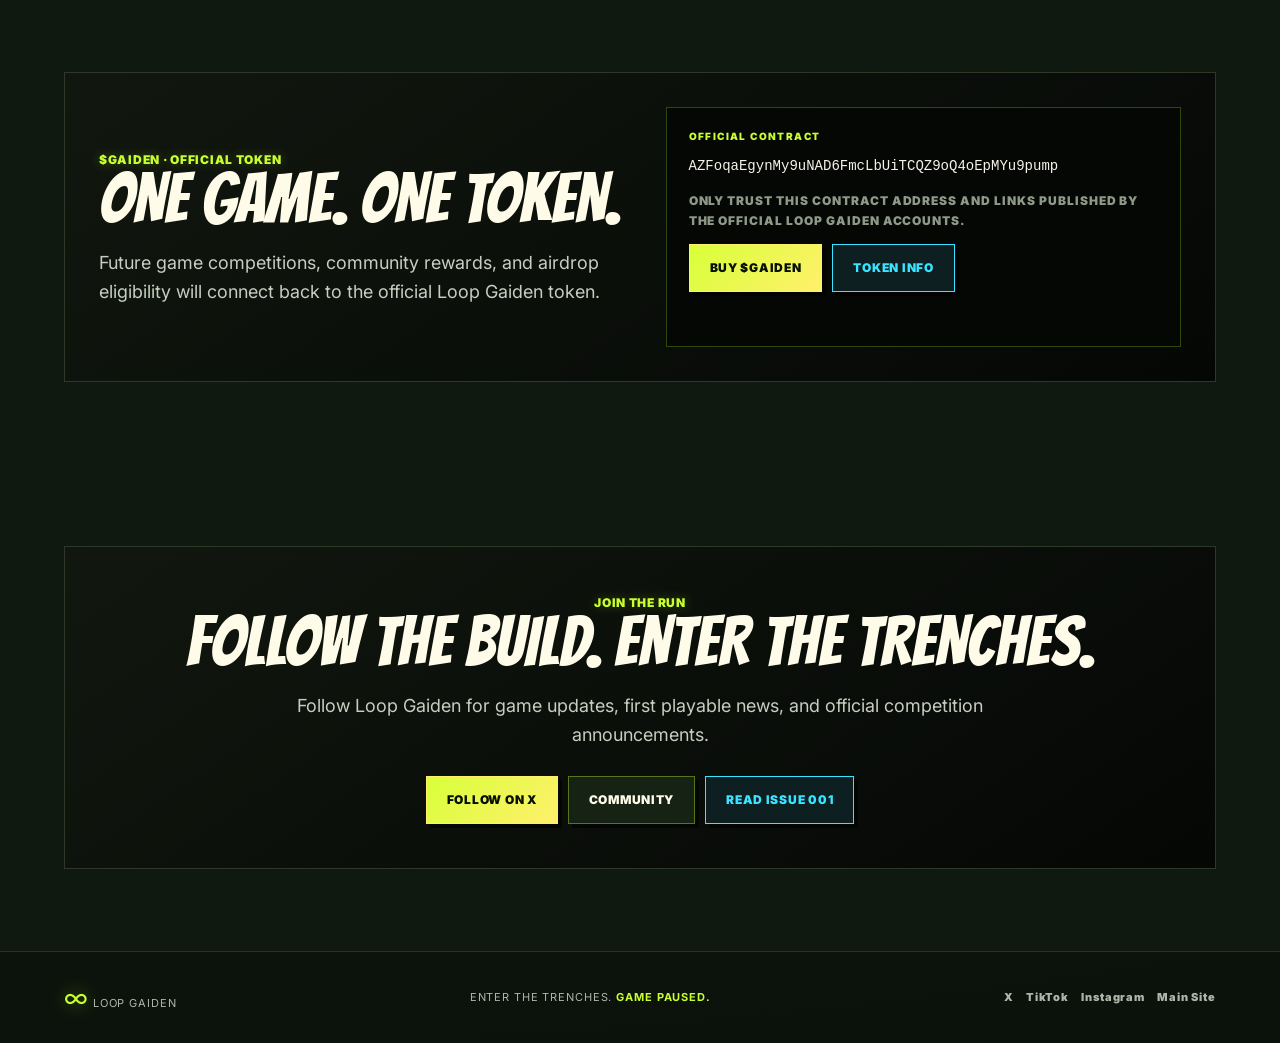
<file: game.html>
<!doctype html>
<html lang="en">
<head>
  <meta charset="utf-8" />
  <meta name="viewport" content="width=device-width,initial-scale=1" />
  <meta name="theme-color" content="#0b0e0a" />
  <meta name="robots" content="noindex,nofollow" />
  <meta name="description" content="Loop Gaiden Game is paused while the project focuses on the comic story first." />
  <meta property="og:type" content="website" />
  <meta property="og:title" content="Loop Gaiden Game — First Look" />
  <meta property="og:description" content="The 2D fight game is paused while Loop Gaiden focuses on the comic story first." />
  <meta property="og:image" content="assets/game-clean.png" />
  <meta name="twitter:card" content="summary_large_image" />
  <meta name="twitter:title" content="Loop Gaiden Game — First Look" />
  <meta name="twitter:description" content="The 2D fight game is paused while Loop Gaiden focuses on the comic story first." />
  <meta name="twitter:image" content="assets/game-clean.png" />
  <title>Loop Gaiden Game — First Look</title>
  <link rel="icon" href="assets/loop.png" type="image/png" />
  <link rel="apple-touch-icon" href="assets/loop.png" />
  <link rel="stylesheet" href="styles.css?v=20260902-8" />
</head>
<body class="game-page">
  <div class="grain" aria-hidden="true"></div>

  <header class="nav">
    <a class="brand" href="/" aria-label="Loop Gaiden home">
      <span class="brand-mark">∞</span>
      <span>LOOP GAIDEN</span>
    </a>
    <button class="menu-btn" aria-label="Toggle menu" aria-expanded="false">☰</button>
    <nav class="nav-links">
      <a href="#trailer">Trailer</a>
      <a href="#enemies">Enemies</a>
      <a href="#competitions">Airdrops</a>
      <a href="/">Main Site</a>
    </nav>
  </header>

  <main>
    <section class="game-hero section">
      <div class="game-hero-copy reveal">
        <span class="kicker">GAME PAUSED</span>
        <h1>LOOP GAIDEN<br><span>GAME</span></h1>
        <p>Fight through the trenches as Loop. Clear Bundles, Goons, and Snipers, then face the Greed Lords behind the chaos.</p>
        <p class="game-dev-note">Game development is paused while the comic story leads the mission.</p>
        <div class="game-hero-actions">
          <a class="btn primary" href="#trailer">WATCH FIRST LOOK</a>
          <a class="btn ghost" href="#competitions">AIRDROPS</a>
        </div>
      </div>
      <div class="game-hero-cart reveal" aria-hidden="true">
        <img src="assets/game-clean.png" alt="" />
        <div class="game-glow"></div>
      </div>
    </section>

    <section id="trailer" class="section trailer-section">
      <div class="trailer-grid reveal">
        <div class="trailer-copy">
          <span class="kicker">FIRST LOOK</span>
          <h2>CLEAR THE GOONS. FACE THE GREED LORDS.</h2>
          <p>Enter a 2D trench fighter where Loop breaks Bundle swarms, dodges Sniper fire, clears enemy waves, and survives long enough to unlock boss fights.</p>
          <div class="pitch-strip">
            <span>2D FIGHTER</span>
            <span>WAVE SURVIVAL</span>
            <span>BOSS FIGHTS</span>
            <span>FUTURE COMPETITIONS</span>
          </div>
        </div>
        <div class="trailer-player">
          <video autoplay muted defaultmuted loop playsinline preload="metadata" poster="assets/game-clean.png" aria-label="Loop Gaiden game launch trailer">
            <source src="assets/web-video/game-h264.mp4" type="video/mp4" />
          </video>
        </div>
        <div class="trailer-follow">
          <strong>Follow for the first playable drop.</strong>
          <a class="btn primary" href="https://x.com/loopgaiden" target="_blank" rel="noopener">FOLLOW ON X</a>
        </div>
      </div>
    </section>

    <section id="features" class="section feature-section">
      <div class="section-head reveal">
        <span>GAME FEATURES</span>
        <h2>FIGHT THROUGH THE TRENCHES</h2>
        <strong class="game-loop-line">Short runs. Fast fights. Big boss reveals.</strong>
        <p>The game is being shaped around fast arcade combat, readable enemies, boss battles, and future score competitions.</p>
      </div>
      <div class="feature-grid reveal">
        <article>
          <span>01</span>
          <h3>Wave Combat</h3>
          <p>Clear Bundles, Goons, and Snipers in tight 2D fights where every wave pushes Loop closer to the boss.</p>
        </article>
        <article>
          <span>02</span>
          <h3>Greed Lord Bosses</h3>
          <p>Each stage builds toward a Greed Lord encounter with bigger attacks, tougher patterns, and chapter-level stakes.</p>
        </article>
        <article>
          <span>03</span>
          <h3>Combo Scoring</h3>
          <p>Survive longer, chain takedowns, protect your multiplier, and build bigger scores with cleaner fights.</p>
        </article>
        <article>
          <span>04</span>
          <h3>Future Competitions</h3>
          <p>Once the playable version is ready, official score runs will give top players a reason to compete.</p>
        </article>
      </div>
    </section>

    <section id="enemies" class="section enemy-spotlight-section">
      <div class="section-head reveal">
        <span>ENEMY SPOTLIGHT</span>
        <h2>KNOW WHAT STANDS IN YOUR WAY</h2>
        <p>Each enemy type brings a different kind of pressure before the Greed Lord fight begins.</p>
      </div>
      <div class="enemy-spotlight-grid reveal">
        <article>
          <span>CROWD CONTROL</span>
          <h3>Bundle Swarm</h3>
          <p>Fast groups that flood the lane and try to overwhelm Loop before the fight opens up.</p>
        </article>
        <article>
          <span>MELEE PRESSURE</span>
          <h3>Trench Goons</h3>
          <p>Close-range fighters that guard each stage and force Loop into direct combat.</p>
        </article>
        <article>
          <span>LONG RANGE</span>
          <h3>Redline Snipers</h3>
          <p>Long-range threats that punish slow movement and make every dodge matter.</p>
        </article>
        <article>
          <span>BOSS PHASE</span>
          <h3>Greed Lords</h3>
          <p>Chapter bosses hiding behind the chaos. Clear the goons, then face the real enemy.</p>
        </article>
      </div>
    </section>

    <section id="status" class="section status-section">
      <div class="status-strip reveal">
        <article>
          <span>01</span>
          <strong>Game paused</strong>
        </article>
        <article>
          <span>02</span>
          <strong>First look live</strong>
        </article>
        <article>
          <span>03</span>
          <strong>Playable build next</strong>
        </article>
        <article>
          <span>04</span>
          <strong>Competitions planned</strong>
        </article>
      </div>
    </section>

    <section id="next" class="section next-build-section">
      <div class="next-build reveal">
        <div>
          <span class="kicker">COMING NEXT</span>
          <h2>FROM FIRST LOOK TO FIRST PLAYABLE RUN</h2>
          <p>The trailer shows the direction. Next comes the first playable version: one arena, the first enemy wave, and the first score challenge.</p>
        </div>
        <div class="next-chain" aria-label="Loop Gaiden game development milestones">
          <span>Playable prototype</span>
          <span>First arena</span>
          <span>First enemy wave</span>
          <span>First competition</span>
        </div>
      </div>
    </section>

    <section id="competitions" class="section competitions-section">
      <div class="competition-note reveal">
        <span class="kicker">FUTURE COMPETITIONS</span>
        <h2>TOP 3 PLAYERS WILL BE ELIGIBLE FOR AIRDROPS</h2>
        <p>The game is still being created. When the first playable version is ready, Loop Gaiden will open official competition runs where players fight for score, climb the board, and the top 3 players become eligible for airdrop rewards.</p>
        <p class="airdrop-disclaimer">Airdrop rules and reward amounts will be announced before official competitions begin.</p>
        <div class="reward-grid" data-rewards></div>
      </div>
    </section>

    <section class="section game-token-section">
      <div class="game-token-panel reveal">
        <div>
          <span class="kicker">$GAIDEN · OFFICIAL TOKEN</span>
          <h2>ONE GAME. ONE TOKEN.</h2>
          <p>Future game competitions, community rewards, and airdrop eligibility will connect back to the official Loop Gaiden token.</p>
        </div>
        <div class="game-token-card">
          <span>OFFICIAL CONTRACT</span>
          <code data-contract-address>AZFoqaEgynMy9uNAD6FmcLbUiTCQZ9oQ4oEpMYu9pump</code>
          <p class="token-fineprint">Only trust this contract address and links published by the official Loop Gaiden accounts.</p>
          <div class="game-token-actions">
            <a class="btn primary" href="https://pump.fun/coin/AZFoqaEgynMy9uNAD6FmcLbUiTCQZ9oQ4oEpMYu9pump" target="_blank" rel="noopener">BUY $GAIDEN</a>
            <a class="btn ghost" href="/#token">TOKEN INFO</a>
          </div>
          <div class="copy-message" data-copy-message aria-live="polite"></div>
        </div>
      </div>
    </section>

    <section class="section game-cta-section">
      <div class="game-end-cta reveal">
        <span class="kicker">JOIN THE RUN</span>
        <h2>FOLLOW THE BUILD. ENTER THE TRENCHES.</h2>
        <p>Follow Loop Gaiden for game updates, first playable news, and official competition announcements.</p>
        <div class="game-cta-actions">
          <a class="btn primary" href="https://x.com/loopgaiden" target="_blank" rel="noopener">FOLLOW ON X</a>
          <a class="btn" href="/#community">COMMUNITY</a>
          <a class="btn ghost" href="/#story">READ ISSUE 001</a>
        </div>
      </div>
    </section>
  </main>

  <footer>
    <div><span class="brand-mark">∞</span> LOOP GAIDEN</div>
    <div>ENTER THE TRENCHES. <b>GAME PAUSED.</b></div>
    <div class="footer-socials">
      <a href="https://x.com/loopgaiden" target="_blank" rel="noopener">X</a>
      <a href="https://www.tiktok.com/@loopgaiden" target="_blank" rel="noopener">TikTok</a>
      <a href="https://www.instagram.com/loopgaiden/" target="_blank" rel="noopener">Instagram</a>
      <a href="/">Main Site</a>
    </div>
  </footer>

  <script src="game.js?v=20260902-8"></script>
</body>
</html>
</file>
<file: styles.css>
@import url('https://fonts.googleapis.com/css2?family=Archivo+Black&family=Bangers&family=Inter:wght@400;600;700;800&display=swap');

:root{
  --bg:#070906; --panel:#0d110d; --ink:#f6f3e8; --muted:#9aa294;
  --acid:#a8ef16; --acid2:#73b900; --gold:#d2a84b; --line:#273024;
  --max:1180px;
}
*{box-sizing:border-box} html{scroll-behavior:smooth} body{margin:0;background:var(--bg);color:var(--ink);font-family:Inter,system-ui,sans-serif;overflow-x:hidden}
body::selection{background:var(--acid);color:#081000}
.grain{position:fixed;inset:0;pointer-events:none;z-index:99;opacity:.08;background-image:url("data:image/svg+xml,%3Csvg viewBox='0 0 180 180' xmlns='http://www.w3.org/2000/svg'%3E%3Cfilter id='n'%3E%3CfeTurbulence type='fractalNoise' baseFrequency='.9' numOctaves='3' stitchTiles='stitch'/%3E%3C/filter%3E%3Crect width='100%25' height='100%25' filter='url(%23n)' opacity='.35'/%3E%3C/svg%3E")}
.nav{height:68px;position:fixed;top:0;left:0;right:0;z-index:50;display:flex;align-items:center;justify-content:space-between;padding:0 5vw;background:linear-gradient(#050705e8,#050705aa);backdrop-filter:blur(10px);border-bottom:1px solid #ffffff12}
.brand{display:flex;gap:10px;align-items:center;color:white;text-decoration:none;font-family:'Archivo Black',sans-serif;font-size:18px}.brand-mark{color:var(--acid);font-size:26px}
.nav-links{display:flex;gap:28px}.nav-links a{color:#cfd4cc;text-decoration:none;font-size:13px;font-weight:800;letter-spacing:.08em;text-transform:uppercase}.nav-links a:hover{color:var(--acid)}
.menu-btn{display:none;background:none;border:0;color:white;font-size:24px}
.hero{height:100svh;min-height:720px;position:relative;display:flex;align-items:center;overflow:hidden}.hero-bg{position:absolute;inset:0;width:100%;height:100%;object-fit:cover;filter:saturate(1.08) contrast(1.05);transform:scale(1.03)}.hero-overlay{position:absolute;inset:0;background:linear-gradient(90deg,#050705d8 0%,#050705a4 30%,#0507052b 62%,#05070542 100%),linear-gradient(0deg,#070906 0%,transparent 32%)}
.hero-copy{position:relative;z-index:2;width:min(720px,88vw);margin-left:max(5vw,calc((100vw - var(--max))/2));padding-top:50px}.eyebrow,.kicker{font-size:12px;font-weight:900;letter-spacing:.2em;color:var(--acid);text-transform:uppercase}.eyebrow{display:inline-block;margin-bottom:24px;padding:8px 10px;border-left:3px solid var(--acid);background:#0507058c}
h1,h2,h3{font-family:'Archivo Black',sans-serif;margin:0;letter-spacing:-.045em}.hero h1{font-size:clamp(72px,11vw,150px);line-height:.73;text-shadow:0 8px 50px #000}.hero h1 span{color:var(--acid)}.hero-line{font-size:clamp(20px,2vw,31px);font-weight:800;line-height:1.2;margin:36px 0}.hero-line strong{color:var(--acid)}
.hero-actions,.token-actions,.community-actions{display:flex;flex-wrap:wrap;gap:10px}.btn{display:inline-flex;align-items:center;justify-content:center;min-height:48px;padding:0 20px;border:1px solid #66725e;color:white;text-decoration:none;font-family:inherit;font-size:12px;font-weight:900;letter-spacing:.08em;background:#0b0f0bba;transition:.2s;cursor:pointer}.btn:hover{transform:translateY(-2px);border-color:var(--acid)}.btn.primary{background:var(--acid);color:#0b0d09;border-color:var(--acid)}.btn.ghost{border-color:var(--acid);color:var(--acid)}.btn.disabled{border-color:#343d31;color:#6f7869;cursor:not-allowed;transform:none}
.scroll-cue{position:absolute;bottom:28px;left:50%;transform:translateX(-50%);z-index:3;font-size:10px;letter-spacing:.2em;color:#c1c7bb}
.latest-transmission{padding:28px 5vw;background:#a8ef16;color:#081000}.latest-inner{max-width:var(--max);margin:0 auto;display:flex;align-items:center;justify-content:space-between;gap:24px}.latest-inner .kicker{color:#253300}.latest-inner h2{font-size:clamp(24px,3vw,42px);line-height:1;margin-top:6px}.latest-inner .btn.primary{border-color:#081000;background:#081000;color:var(--acid)}.launch-strip{display:flex;flex-wrap:wrap;gap:8px;margin-top:12px}.launch-strip span{display:inline-flex;align-items:center;min-height:30px;padding:0 10px;border:1px solid #081000;background:#081000;color:var(--acid);font-size:10px;font-weight:900;letter-spacing:.12em;text-transform:uppercase}.launch-strip span:last-child{background:#d7ff70;color:#081000}
.game-section{background:#050705;overflow:hidden}.game-inner{display:grid;grid-template-columns:.9fr 1.1fr;gap:54px;align-items:center}.game-copy h2{font-size:clamp(46px,7vw,92px);line-height:.9}.game-copy p{max-width:520px;color:#c3c9bf;font-size:20px;line-height:1.6}.game-cta{display:inline-flex;align-items:center;justify-content:center;min-height:54px;margin-top:20px;padding:0 24px;border:2px solid var(--acid);color:#081000;background:var(--acid);text-decoration:none;font-family:'Archivo Black',sans-serif;font-size:15px;letter-spacing:.1em;animation:blinkButton 1.05s steps(2,end) infinite}.game-cartridge{position:relative;display:grid;place-items:center;min-height:560px}.game-cartridge img{position:relative;z-index:2;width:min(520px,90%);filter:drop-shadow(0 34px 45px #000b);animation:floatCartridge 3.8s ease-in-out infinite}.game-glow{position:absolute;width:min(440px,74%);height:40%;border-radius:50%;background:#a8ef1620;filter:blur(42px);animation:glowPulse 3.8s ease-in-out infinite}@keyframes floatCartridge{0%,100%{transform:translateY(0) rotate(-1.5deg)}50%{transform:translateY(-22px) rotate(1deg)}}@keyframes blinkButton{0%,48%{box-shadow:0 0 0 #a8ef1600;filter:brightness(1)}49%,100%{box-shadow:0 0 28px #a8ef1680;filter:brightness(1.25)}}@keyframes glowPulse{0%,100%{opacity:.45;transform:scale(.95)}50%{opacity:.95;transform:scale(1.08)}}
.section{padding:110px 5vw}.section>*{max-width:var(--max);margin-left:auto;margin-right:auto}.manifesto{background:linear-gradient(135deg,#0a0d09,#11170e)}.manifesto h2,.section-head h2,.community h2{font-size:clamp(40px,6vw,78px);line-height:.95}
.section-head{margin-bottom:48px}.section-head>span{color:var(--acid);font-weight:900;letter-spacing:.16em;font-size:12px}.section-head p{color:var(--muted);font-size:17px}
.mission{position:relative;background:linear-gradient(180deg,#090c08,#0d110d 48%,#070906);overflow:hidden}.mission:before{content:"∞";position:absolute;right:-6vw;top:60px;font:900 min(34vw,420px) 'Archivo Black';color:#a8ef1607;pointer-events:none}.mission-path{position:relative;display:grid;gap:22px}.mission-path:before{content:"";position:absolute;top:24px;bottom:170px;left:38px;width:2px;background:linear-gradient(var(--acid),#a8ef1640,#ffffff10)}.mission-chapter{position:relative;display:grid;grid-template-columns:76px 1fr;gap:24px;align-items:start}.mission-marker{position:relative;z-index:2;display:grid;place-items:center;width:76px;height:76px;border:1px solid #a8ef164a;background:#070906;color:var(--acid);font:900 24px 'Archivo Black';box-shadow:0 0 32px #a8ef1614}.mission-card{position:relative;min-height:220px;padding:30px;border:1px solid #2d3829;background:linear-gradient(135deg,#101610,#090c08);overflow:hidden}.mission-card:after{content:"";position:absolute;inset:auto 18px 18px auto;width:120px;height:120px;border:1px solid #a8ef1618;transform:rotate(45deg)}.mission-status{display:inline-flex;max-width:100%;margin-bottom:16px;padding:8px 10px;border:1px solid #a8ef1645;background:#050705;color:var(--acid);font-size:10px;font-weight:900;letter-spacing:.12em;line-height:1.3}.mission-card h3{position:relative;z-index:1;font-size:clamp(28px,3.2vw,48px);line-height:.96}.mission-card p{position:relative;z-index:1;max-width:680px;color:#c7cec1;font-size:17px;line-height:1.55}.mission-card ul{position:relative;z-index:1;display:grid;grid-template-columns:repeat(2,minmax(0,1fr));gap:10px 20px;margin:22px 0 0;padding:0;list-style:none}.mission-card li{position:relative;padding-left:18px;color:#aeb7a8;font-size:14px;font-weight:800;line-height:1.35}.mission-card li:before{content:"";position:absolute;left:0;top:.58em;width:7px;height:7px;background:var(--acid)}.mission-chapter.live .mission-card,.mission-chapter.active .mission-card{border-color:#a8ef1658}.mission-chapter.live .mission-status{background:var(--acid);color:#081000}.mission-chapter.active .mission-marker{background:var(--acid);color:#081000;animation:missionPulse 2.4s ease-in-out infinite}.mission-chapter.active .mission-card{box-shadow:0 0 42px #a8ef1618}.mission-chapter.active .mission-card:before{content:"CURRENT MISSION";position:absolute;right:22px;top:22px;color:#a8ef1630;font:900 28px 'Archivo Black';letter-spacing:.04em}.mission-chapter.next .mission-marker{border-color:var(--gold);color:var(--gold)}.mission-chapter.next .mission-status{border-color:#d2a84b66;color:var(--gold)}.mission-chapter.sealed .mission-card{background:linear-gradient(135deg,#101510,#050705)}.mission-chapter.sealed .mission-marker,.mission-chapter.hunt .mission-marker,.mission-chapter.future .mission-marker{color:#8f9988;border-color:#65725b}.boss-chip,.trenches-call{position:relative;z-index:1;display:inline-flex;margin-top:24px;padding:12px 14px;border:1px solid var(--acid);color:var(--acid);font-size:12px;font-weight:900;letter-spacing:.12em;line-height:1.25}.boss-chip.defeated{background:#a8ef16;color:#081000}.trenches-call{font-family:'Archivo Black',sans-serif;font-size:clamp(20px,3vw,36px);line-height:1;background:#11180f}.extractor-silhouette{position:absolute;right:28px;bottom:-32px;font:900 190px 'Archivo Black';color:#a8ef160d;line-height:1}.boss-grid{position:relative;z-index:1;display:grid;grid-template-columns:repeat(7,1fr);gap:8px;margin-top:24px}.boss-grid span{min-height:74px;padding:12px 8px;border:1px solid #33402e;background:#070906;color:#788274;display:grid;place-items:center;text-align:center;font-size:11px;font-weight:900;letter-spacing:.08em}.boss-grid .defeated{background:var(--acid);border-color:var(--acid);color:#081000}.boss-grid .active{border-color:var(--acid);color:var(--acid);box-shadow:0 0 24px #a8ef161f}.mission-final{position:relative;margin-left:100px;padding:46px;border:1px dashed #a8ef1655;background:radial-gradient(circle at 50% 0%,#1d2916,#050705 58%);text-align:center;overflow:hidden}.mission-final:before{content:"?";position:absolute;right:24px;top:-36px;font:900 190px 'Archivo Black';color:#ffffff08}.mission-final span{color:var(--acid);font-size:12px;font-weight:900;letter-spacing:.18em}.mission-final h3{font-size:clamp(34px,5vw,72px);line-height:.95;margin:18px 0}.mission-final p{color:#c7cec1;font-size:19px}.mission-final strong{display:inline-flex;margin-top:12px;padding:10px 14px;border:1px solid #65725b;color:#8f9988;font-size:11px;letter-spacing:.14em}@keyframes missionPulse{0%,100%{box-shadow:0 0 0 0 #a8ef1640}50%{box-shadow:0 0 0 12px #a8ef1600}}
.story{background:#080b08}.issue-viewer:not(.open){display:none}.reader-progress{max-width:520px;margin-top:22px;color:#cfd4cc;font-size:12px;font-weight:900;letter-spacing:.1em;text-transform:uppercase}.progress-track{height:7px;margin-top:10px;border:1px solid #384433;background:#050705;overflow:hidden}.progress-track span{display:block;width:20%;height:100%;background:var(--acid);transition:width .25s ease}.scene-picker{display:flex;flex-wrap:wrap;gap:8px;margin-top:16px}.scene-picker button{width:40px;height:36px;border:1px solid #384433;background:#080a07;color:#cfd4cc;font-family:inherit;font-size:11px;font-weight:900;cursor:pointer}.scene-picker button.active,.scene-picker button:hover,.scene-picker button:focus-visible{border-color:var(--acid);background:var(--acid);color:#081000;outline:0}.issue-actions{display:flex;flex-wrap:wrap;gap:10px;margin-top:24px}.issue-actions button{font-family:inherit;cursor:pointer}
.scene-stack{display:grid;gap:24px}.issue-start{display:grid;grid-template-columns:.9fr 1fr;gap:40px;align-items:center;min-height:560px;padding:34px;border:1px solid #a8ef1630;background:radial-gradient(circle at 20% 20%,#1b2517,#080b08 58%);scroll-margin-top:92px}.issue-start-cover img{display:block;width:min(420px,100%);margin:auto;border:1px solid #a8ef1640;box-shadow:0 24px 70px #000b}.issue-start-copy h3{font-size:clamp(52px,7vw,96px);line-height:.9}.issue-start-copy p{color:#c3c9bf;font-size:18px;line-height:1.6}.scene{position:relative;display:grid;grid-template-columns:1.45fr .8fr;min-height:470px;border:1px solid var(--line);background:#0d110d;overflow:hidden;scroll-margin-top:92px}.scene.reverse{grid-template-columns:.8fr 1.45fr}.scene.reverse .scene-media{grid-column:2;grid-row:1}.scene.reverse .scene-copy{grid-column:1;grid-row:1}.scene-media{position:relative;min-height:470px;background:#050705}.scene img,.scene video{width:100%;height:100%;min-height:470px;object-fit:cover;background:#050705}.scene video{display:block}.video-loading,.video-retry{position:absolute;left:16px;bottom:16px;padding:9px 11px;border:1px solid #a8ef1645;background:#050705d9;color:var(--acid);font-size:10px;font-weight:900;letter-spacing:.12em}.video-loading{pointer-events:none}.video-retry{display:none;cursor:pointer;font-family:inherit}.scene-media.loaded .video-loading{opacity:0}.scene-media.failed .video-loading{display:none}.scene-media.failed .video-retry{display:inline-flex}.scene-copy{padding:48px;display:flex;flex-direction:column;justify-content:center}.scene-copy span{color:var(--acid);font-size:11px;font-weight:900;letter-spacing:.15em}.scene-copy h3{font-size:clamp(31px,4vw,56px);line-height:.94;margin:14px 0}.scene-copy p{color:#b8c0b4;line-height:1.6;font-size:17px}.scene-nav{display:flex;flex-wrap:wrap;gap:10px;margin-top:18px}.scene-next{width:max-content;border:1px solid #66725e;background:#0b0f0bba;color:white;padding:13px 16px;font-family:inherit;font-size:11px;font-weight:900;letter-spacing:.08em;cursor:pointer;transition:.2s}.scene-next:hover,.scene-next:focus-visible{border-color:var(--acid);color:var(--acid);transform:translateY(-2px);outline:0}.scene-next:disabled{border-color:#30382c;color:#65705f;cursor:not-allowed;transform:none}.scene-num{position:absolute;top:20px;left:20px;z-index:2;font-family:'Archivo Black';font-size:68px;color:#ffffff18}
.scene-media,.scene-copy{min-width:0}.scene-copy h3{max-width:100%;overflow-wrap:anywhere;word-break:break-word}.scene.reverse .scene-copy h3{font-size:clamp(26px,2.55vw,38px)}
.locked{min-height:320px;border:1px dashed #65725b;background:radial-gradient(circle at 50% 20%,#1a2412,#090b08 65%);display:grid;place-items:center;text-align:center;scroll-margin-top:92px}.locked .lock-icon{font-size:80px;color:var(--acid)}.locked small{display:block;color:var(--muted);letter-spacing:.2em}.locked h3{font-size:38px;margin:8px}.issue-actions-bottom{justify-content:center}
.lords{background:#0a0d09;overflow:hidden}.issues-head{display:grid;grid-template-columns:minmax(0,1fr) auto;gap:24px;align-items:end;margin-bottom:34px}.issues-head .section-head{margin:0}.issues-head h2{font-size:clamp(56px,8vw,118px);line-height:.82}.issue-slider-controls{display:flex;border:1px solid #a8ef1645;background:#050705}.issue-slider-controls button{width:68px;height:58px;border:0;border-right:1px solid #a8ef1645;background:transparent;color:var(--ink);font:900 24px Inter,system-ui,sans-serif;cursor:pointer;transition:.2s}.issue-slider-controls button:last-child{border-right:0}.issue-slider-controls button:hover,.issue-slider-controls button:focus-visible{background:var(--acid);color:#081000;outline:0}.lord-grid{display:flex;gap:18px;max-width:none!important;margin-left:0;margin-right:0;overflow-x:auto;overscroll-behavior-x:contain;scroll-snap-type:x mandatory;scroll-padding-left:max(5vw,calc((100vw - var(--max))/2));padding:0 max(5vw,calc((100vw - var(--max))/2)) 18px;scrollbar-width:thin;scrollbar-color:var(--acid) #121810;cursor:grab;user-select:none;-webkit-overflow-scrolling:touch}.lord-grid.is-dragging{cursor:grabbing;scroll-snap-type:none}.lord-grid.is-dragging .lord-card{pointer-events:none}.lord-grid::-webkit-scrollbar{height:8px}.lord-grid::-webkit-scrollbar-track{background:#121810}.lord-grid::-webkit-scrollbar-thumb{background:var(--acid)}.lord-card{flex:0 0 min(78vw,720px);min-height:540px;border:1px solid #2c3628;background:#101510;position:relative;overflow:hidden;scroll-snap-align:start}.lord-card.farmer{display:grid;grid-template-columns:minmax(300px,.95fr) minmax(260px,.75fr);cursor:pointer;transition:border-color .2s ease,transform .2s ease,box-shadow .2s ease}.lord-card.farmer:hover,.lord-card.farmer:focus-visible,.lord-card.farmer.issue-open{border-color:var(--acid);transform:translateY(-2px);box-shadow:0 0 34px #a8ef161a;outline:0}.cover-frame{margin:28px;border:1px solid #a8ef1630;background:#050705;box-shadow:0 24px 60px #000b;transform:rotate(-1.5deg);overflow:hidden}.lord-card.farmer img{width:100%;height:100%;min-height:480px;object-fit:cover;object-position:center;background:radial-gradient(circle at 50% 30%,#2f351d,#0a0d09 70%)}.lord-info{padding:38px;display:flex;flex-direction:column;justify-content:center}.issue-card-info{background:linear-gradient(135deg,#101510,#090c08)}.lord-info h3,.silhouette h3{font-size:clamp(34px,4vw,58px);line-height:.92}.lord-index{font:900 54px 'Archivo Black';color:#ffffff12}.issue-card-info .lord-index{font-size:clamp(24px,3vw,46px);color:var(--acid)}.lord-info p,.silhouette p{color:var(--acid);font-weight:900}.status{display:inline-block;width:max-content;margin-top:20px;padding:8px 10px;border:1px solid var(--acid);font-size:10px;letter-spacing:.1em}.issue-button{background:#101510;color:var(--acid);font-weight:900;cursor:pointer}.lord-card.issue-open .issue-button,.issue-button:hover,.issue-button:focus-visible{background:var(--acid);color:#0b0d09;outline:0}.silhouette{display:grid;place-items:end start;padding:34px;background:linear-gradient(160deg,#101510,#050605)}.silhouette:before{content:"?";position:absolute;right:18px;top:0;font:900 220px 'Archivo Black';color:#a8ef1609}.silhouette b{font:900 clamp(76px,9vw,132px) 'Archivo Black';color:#ffffff13;line-height:.8}.silhouette span{color:#697064;font-size:10px;letter-spacing:.16em}
.culture-section{background:linear-gradient(135deg,#0a0d09,#11170e)}.trenches-panel{position:relative;border:1px solid #33402e;background:radial-gradient(circle at 18% 10%,#1b2913,#0d110d 48%,#060806 100%);padding:50px;display:grid;grid-template-columns:1fr 1fr;gap:54px;align-items:center;overflow:hidden}.trenches-panel:before{content:"∞";position:absolute;right:28px;top:-42px;color:#a8ef1608;font:900 240px 'Archivo Black';line-height:1;pointer-events:none}.trenches-panel>div{position:relative;z-index:1}.trenches-panel span{display:inline-flex;margin-bottom:14px;color:var(--acid);font-size:12px;font-weight:900;letter-spacing:.18em;text-transform:uppercase}.trenches-panel h2{font-size:clamp(64px,8vw,118px);line-height:.84;color:var(--ink)}.trenches-panel p{max-width:760px;color:#d1d6ce;font-size:clamp(18px,2vw,24px);line-height:1.55;white-space:pre-line}.manifesto .trenches-panel>div:first-child p:nth-last-child(-n+4){font-weight:900;color:#f6f3e8}.trenches-statements{display:grid;gap:12px}.trenches-statements strong{display:block;padding:18px 20px;border:1px solid #a8ef163d;background:#050705d9;color:var(--acid);font-family:'Archivo Black',sans-serif;font-size:clamp(22px,2.8vw,38px);line-height:1.12;letter-spacing:0;white-space:pre-line}
.token{background:#080a07}.token-card{display:grid;grid-template-columns:.8fr 1.2fr;gap:60px;align-items:center;border:1px solid #2d3829;padding:40px;background:radial-gradient(circle at 15% 40%,#1b2517,#0d100c 44%)}.token-card img{width:100%;max-height:650px;object-fit:contain}.token-card h2{font-size:clamp(70px,10vw,130px);color:var(--acid)}.launch-badge{display:inline-flex;margin-top:6px;padding:8px 10px;border:1px solid var(--acid);color:var(--acid);font-size:10px;font-weight:900;letter-spacing:.12em}.launch-state{margin:20px 0 4px;padding:15px 16px;border:1px solid #384433;background:#080a07}.launch-state span{display:block;color:var(--acid);font-size:10px;font-weight:900;letter-spacing:.16em}.launch-state strong{display:block;margin-top:5px;font-size:14px}.token-card label{display:block;margin-top:28px;color:var(--muted);font-size:10px;letter-spacing:.15em}.ca-row{display:flex;margin:10px 0 20px;border:1px solid #384433;background:#080a07}.ca-row-pending{opacity:.78}.ca-row code{padding:16px;flex:1;overflow:hidden}.ca-row button{border:0;border-left:1px solid #384433;background:var(--acid);font-weight:900;padding:0 18px;cursor:pointer}.social-links{display:flex;flex-wrap:wrap;gap:10px;margin-top:16px}.social-links a{display:inline-flex;align-items:center;justify-content:center;min-height:42px;padding:0 14px;border:1px solid #384433;color:#cfd4cc;text-decoration:none;font-size:11px;font-weight:900;letter-spacing:.08em;text-transform:uppercase;background:#080a07;transition:.2s}.social-links a:hover,.social-links a:focus-visible{border-color:var(--acid);color:var(--acid);transform:translateY(-2px);outline:0}.fineprint{font-size:12px!important;color:#7f8879!important}
.community{min-height:650px;display:grid;place-items:center;text-align:center;background:radial-gradient(circle at 50% 35%,#203119,#090b08 55%);position:relative}.community:before{content:"∞";position:absolute;font:900 min(55vw,700px) 'Archivo Black';color:#a8ef1608}.community-inner{position:relative}.community p{font-size:20px;line-height:1.7;color:#c3c9bf}.official-warning{display:inline-block;margin:0 0 20px!important;padding:10px 12px;border:1px solid #a8ef1645;background:#050705aa;color:var(--acid)!important;font-size:13px!important;font-weight:900;letter-spacing:.06em}.community-actions,.community-socials{justify-content:center}
.next-issue{background:#0b0f0b}.next-issue-inner{border:1px solid #2c3827;padding:42px;background:linear-gradient(135deg,#101510,#050705);text-align:center}.next-issue h2{font-size:clamp(34px,5vw,68px)}.next-issue p{color:#b8c0b4;font-size:18px;line-height:1.6}.link-hub{background:#070906}.hub-grid{display:grid;grid-template-columns:repeat(4,1fr);gap:12px}.hub-grid a{min-height:142px;padding:22px;border:1px solid #2c3827;background:#0d110d;color:white;text-decoration:none;display:flex;flex-direction:column;justify-content:space-between;transition:.2s}.hub-grid a:hover,.hub-grid a:focus-visible{border-color:var(--acid);transform:translateY(-2px);outline:0}.hub-grid span{color:var(--acid);font-size:11px;font-weight:900;letter-spacing:.14em;text-transform:uppercase}.hub-grid strong{font:900 24px 'Archivo Black';letter-spacing:-.03em}
footer{padding:30px 5vw;border-top:1px solid #293126;display:flex;align-items:center;justify-content:space-between;gap:20px;font-size:11px;letter-spacing:.08em;color:#aeb5a9}footer b{color:var(--acid)}.footer-socials{display:flex;flex-wrap:wrap;justify-content:flex-end;gap:12px}.footer-socials a{color:#aeb5a9;text-decoration:none;font-weight:900}.footer-socials a:hover{color:var(--acid)}
.game-cartridge-link{text-decoration:none;transition:transform .2s ease}.game-cartridge-link:hover,.game-cartridge-link:focus-visible{transform:translateY(-4px);outline:0}.game-page main{background:linear-gradient(180deg,#050705,#0d110d 54%,#070906)}.game-page .nav-links{gap:14px}.game-page .nav-links a{font-size:11px}.game-hero{min-height:760px;display:grid;grid-template-columns:1fr 1fr;gap:54px;align-items:center;padding-top:150px;background:radial-gradient(circle at 70% 28%,#263c1a,#050705 48%)}.game-hero-copy h1{font-size:clamp(64px,8vw,124px);line-height:.82}.game-hero-copy h1 span,.game-hero-copy h2 span{color:var(--acid)}.game-hero-copy p{max-width:620px;color:#cbd2c5;font-size:20px;line-height:1.6}.game-dev-note{margin-top:-6px!important;color:var(--acid)!important;font-size:13px!important;font-weight:900;letter-spacing:.08em;text-transform:uppercase}.game-hero-actions{display:flex;flex-wrap:wrap;gap:10px;margin-top:26px}.game-status{display:inline-flex;margin-top:20px;padding:13px 16px;background:var(--acid);color:#081000;font-family:'Archivo Black',sans-serif;font-size:13px;letter-spacing:.12em;animation:blinkButton 1.05s steps(2,end) infinite}.game-hero-cart{position:relative;display:grid;place-items:center;min-height:520px}.game-hero-cart img{position:relative;z-index:1;width:min(520px,92%);filter:drop-shadow(0 34px 45px #000c);animation:floatCartridge 3.8s ease-in-out infinite}.prototype-section{background:#050705}.prototype-frame{display:grid;grid-template-columns:1.25fr .75fr;gap:18px;align-items:stretch}.prototype-screen,.prototype-copy{border:1px solid #2d3829;background:#0d110d}.prototype-screen{min-height:520px;padding:18px;box-shadow:inset 0 0 0 6px #050705}.prototype-hud{display:grid;grid-template-columns:repeat(4,1fr);gap:8px;margin-bottom:12px}.prototype-hud span{padding:12px;border:1px solid #33402e;background:#050705}.prototype-hud small{display:block;color:#7f8879;font-size:9px;font-weight:900;letter-spacing:.12em;text-transform:uppercase}.prototype-hud strong{display:block;margin-top:4px;color:var(--acid);font:900 22px 'Archivo Black'}.prototype-stage{position:relative;min-height:408px;overflow:hidden;background:linear-gradient(#0b130d 0 0) padding-box,repeating-linear-gradient(0deg,#a8ef1614 0 1px,transparent 1px 42px),repeating-linear-gradient(90deg,#a8ef1612 0 1px,transparent 1px 42px);border:1px solid #33402e}.prototype-stage:before{content:"";position:absolute;inset:0;background:radial-gradient(circle at 50% 40%,#a8ef1614,transparent 34%),linear-gradient(transparent 62%,#050705 63%)}.loop-sprite{position:absolute;left:18%;bottom:18%;display:grid;place-items:center;width:72px;height:72px;border:2px solid var(--acid);background:#071005;color:var(--acid);font:900 42px 'Archivo Black';box-shadow:0 0 30px #a8ef1650;animation:heroIdle 1.7s ease-in-out infinite}.threat,.hvt-marker{position:absolute;border:1px solid #d2a84b80;background:#1a1207;box-shadow:0 0 18px #d2a84b30}.threat{width:44px;height:44px}.threat-one{right:22%;bottom:28%;animation:threatBlink 1.3s steps(2,end) infinite}.threat-two{right:36%;top:34%}.threat-three{left:42%;bottom:42%}.hvt-marker{right:12%;top:20%;padding:8px 10px;color:var(--gold);font-size:10px;font-weight:900;letter-spacing:.1em}.prototype-lock{position:absolute;left:50%;top:50%;z-index:2;transform:translate(-50%,-50%);width:min(440px,84%);padding:24px;border:1px solid #a8ef1655;background:#050705d9;text-align:center;backdrop-filter:blur(5px)}.prototype-lock span{display:inline-flex;margin-bottom:12px;padding:8px 10px;background:var(--acid);color:#081000;font-size:10px;font-weight:900;letter-spacing:.14em}.prototype-lock strong{display:block;font:900 clamp(34px,5vw,64px) 'Archivo Black';line-height:.9}.prototype-lock p{color:#b8c0b4;font-size:12px;font-weight:900;letter-spacing:.1em}.prototype-copy{padding:34px}.prototype-copy h2{font-size:clamp(38px,5vw,72px);line-height:.9}.prototype-copy p{color:#c7cec1;font-size:18px;line-height:1.6}.threat-list{display:flex;flex-wrap:wrap;gap:8px;margin-top:22px}.threat-list span{padding:9px 10px;border:1px solid #a8ef1645;color:var(--acid);font-size:10px;font-weight:900;letter-spacing:.12em}.devlog-section{background:linear-gradient(180deg,#0b0f0b,#070906)}.devlog-filters{display:flex;flex-wrap:wrap;gap:8px;margin-bottom:18px}.devlog-filters button{min-height:40px;padding:0 13px;border:1px solid #33402e;background:#080b08;color:#aeb7a8;font-family:inherit;font-size:11px;font-weight:900;letter-spacing:.08em;text-transform:uppercase;cursor:pointer}.devlog-filters button.active,.devlog-filters button:hover,.devlog-filters button:focus-visible{border-color:var(--acid);background:var(--acid);color:#081000;outline:0}.devlog-progress{display:grid;grid-template-columns:repeat(4,1fr);gap:10px;margin-bottom:18px}.devlog-progress article{padding:16px;border:1px solid #2d3829;background:#0d110d}.devlog-progress div{display:flex;align-items:center;justify-content:space-between;gap:12px;margin-bottom:12px}.devlog-progress span,.devlog-progress strong{font-size:11px;font-weight:900;letter-spacing:.1em;text-transform:uppercase}.devlog-progress strong{color:var(--acid)}.devlog-progress i{display:block;height:8px;border:1px solid #33402e;background:linear-gradient(90deg,var(--acid) var(--progress),#050705 var(--progress));font-style:normal}.devlog-grid{display:grid;grid-template-columns:repeat(3,1fr);gap:14px}.devlog-card{border:1px solid #2d3829;background:#0d110d;overflow:hidden}.devlog-image{aspect-ratio:16/10;background:#050705;overflow:hidden}.devlog-image img{width:100%;height:100%;object-fit:cover;display:block;transition:transform .35s ease}.devlog-card:hover .devlog-image img{transform:scale(1.04)}.devlog-copy{padding:24px}.devlog-meta{display:flex;align-items:center;justify-content:space-between;gap:12px;margin-bottom:18px}.devlog-meta span,.devlog-meta strong,.devlog-tags span{font-size:10px;font-weight:900;letter-spacing:.1em;text-transform:uppercase}.devlog-meta span{color:#8f9988}.devlog-meta strong{padding:7px 9px;border:1px solid #a8ef1645;color:var(--acid)}.devlog-card h3{font-size:30px;line-height:.96}.devlog-card p{color:#b8c0b4;line-height:1.55}.devlog-tags{display:flex;flex-wrap:wrap;gap:7px}.devlog-tags span{padding:7px 8px;background:#050705;color:#8f9988;border:1px solid #273024}.game-rules-section{background:#070906}.game-info-grid{display:grid;grid-template-columns:1fr 1fr;gap:14px}.rules-panel,.rewards-panel{min-height:420px;padding:34px;border:1px solid #2d3829;background:linear-gradient(145deg,#11170f,#080a07)}.rules-panel h2,.rewards-panel h2,.game-modes-section h2,.fame-panel h2,.fair-panel h2{font-size:clamp(34px,5vw,66px);line-height:.95}.rules-panel ul,.fair-panel ul{display:grid;gap:14px;margin:28px 0 0;padding:0;list-style:none}.rules-panel li,.fair-panel li{position:relative;padding-left:24px;color:#c5ccbf;font-weight:800;line-height:1.45}.rules-panel li:before,.fair-panel li:before{content:"";position:absolute;left:0;top:.55em;width:9px;height:9px;background:var(--acid);box-shadow:0 0 14px #a8ef1680}.rewards-panel p,.fair-panel p,.fame-panel p{color:#b8c0b4;line-height:1.6}.reward-grid{display:grid;gap:10px;margin-top:24px}.reward-grid article{display:grid;grid-template-columns:72px 1fr;gap:6px 14px;align-items:center;padding:16px;border:1px solid #33402e;background:#070906}.reward-grid span{grid-row:span 2;color:var(--acid);font:900 28px 'Archivo Black'}.reward-grid strong{color:#f6f3e8}.reward-grid small{color:#8f9988;font-weight:800}.game-modes-section{background:#0b0f0b}.mode-grid{display:grid;grid-template-columns:repeat(3,1fr);gap:14px}.mode-card{position:relative;min-height:260px;padding:28px;border:1px solid #2d3829;background:linear-gradient(145deg,#11170f,#080a07);overflow:hidden}.mode-card:before{content:"∞";position:absolute;right:14px;bottom:-46px;color:#a8ef160a;font:900 150px 'Archivo Black'}.mode-card span{display:inline-flex;padding:8px 10px;border:1px solid #a8ef1645;color:var(--acid);font-size:10px;font-weight:900;letter-spacing:.12em}.mode-card h3{position:relative;font-size:34px;line-height:.95;margin-top:50px}.mode-card p{position:relative;color:#b8c0b4;line-height:1.55}.leaderboard-section{background:#080b08}.leaderboard-panel{border:1px solid #2d3829;background:#0d110d;overflow:hidden}.leaderboard-tabs{display:flex;gap:8px;padding:12px;border-bottom:1px solid #273024;background:#050705}.leaderboard-tabs button{min-height:42px;padding:0 14px;border:1px solid #33402e;background:#080b08;color:#aeb7a8;font-family:inherit;font-size:11px;font-weight:900;letter-spacing:.08em;text-transform:uppercase;cursor:pointer}.leaderboard-tabs button.active,.leaderboard-tabs button:hover,.leaderboard-tabs button:focus-visible{border-color:var(--acid);background:var(--acid);color:#081000;outline:0}.leaderboard-table{display:grid}.leaderboard-row{display:grid;grid-template-columns:80px 1.2fr 1fr 1fr 190px;gap:14px;align-items:center;min-height:76px;padding:0 22px;border-bottom:1px solid #273024;color:#c5ccbf}.leaderboard-row:last-child{border-bottom:0}.leaderboard-head{min-height:54px;background:#050705;color:#7f8879;font-size:11px;font-weight:900;letter-spacing:.14em;text-transform:uppercase}.leaderboard-row.claimable{background:linear-gradient(90deg,#12200e,#0d110d 48%)}.leaderboard-row .rank{font:900 26px 'Archivo Black';color:var(--acid)}.leaderboard-row em{font-style:normal;color:#687361;font-size:11px;font-weight:900;letter-spacing:.08em}.claim-button{min-height:38px;width:100%;border:1px solid var(--acid);background:#a8ef16;color:#081000;font-family:inherit;font-size:10px;font-weight:900;letter-spacing:.08em;cursor:pointer}.claim-button:hover,.claim-button:focus-visible{filter:brightness(1.18);outline:0}.fame-section{background:#070906}.fame-grid{display:grid;grid-template-columns:1fr 1fr;gap:14px}.fame-panel,.fair-panel{padding:34px;border:1px solid #2d3829;background:linear-gradient(145deg,#11170f,#080a07)}.winner-list{display:grid;gap:10px;margin-top:24px}.winner-list article{display:grid;grid-template-columns:62px 1fr;gap:14px;align-items:center;padding:16px;border:1px solid #33402e;background:#070906}.winner-list span{color:var(--acid);font:900 28px 'Archivo Black'}.winner-list strong{display:block}.winner-list small{display:block;margin-top:4px;color:#8f9988;font-weight:800}.competitions-section{background:#0b0f0b}.competition-grid{display:grid;grid-template-columns:repeat(3,1fr);gap:14px}.competition-card{min-height:250px;padding:28px;border:1px solid #2d3829;background:linear-gradient(145deg,#11170f,#080a07);display:flex;flex-direction:column;justify-content:space-between}.competition-card span{width:max-content;padding:8px 10px;border:1px solid #a8ef1645;color:var(--acid);font-size:10px;font-weight:900;letter-spacing:.12em}.competition-card h3{font-size:32px;line-height:.95}.competition-card p{color:#b8c0b4;line-height:1.55}.competition-card strong{color:var(--gold);font-size:12px;letter-spacing:.12em;text-transform:uppercase}.wallet-dialog{width:min(560px,calc(100vw - 32px));border:1px solid #a8ef1655;background:#0d110d;color:var(--ink);padding:0}.wallet-dialog::backdrop{background:#050705d8;backdrop-filter:blur(6px)}.wallet-card{position:relative;display:grid;gap:16px;padding:32px}.wallet-card h2{font-size:clamp(30px,5vw,56px);line-height:.95}.wallet-card p{color:#b8c0b4;line-height:1.55}.wallet-card label{color:#8f9988;font-size:10px;font-weight:900;letter-spacing:.14em}.wallet-card input{width:100%;min-height:50px;border:1px solid #33402e;background:#050705;color:var(--ink);padding:0 14px;font:600 14px Inter,system-ui,sans-serif}.wallet-card input:focus{border-color:var(--acid);outline:0}.dialog-close{position:absolute;right:14px;top:14px;width:36px;height:36px;border:1px solid #33402e;background:#050705;color:var(--ink);font-size:24px;cursor:pointer}.wallet-message{min-height:20px;color:var(--acid);font-size:12px;font-weight:900}@keyframes heroIdle{0%,100%{transform:translateY(0)}50%{transform:translateY(-8px)}}@keyframes threatBlink{0%,48%{filter:brightness(1)}49%,100%{filter:brightness(1.8)}}
.mobile-sticky{display:none}
.reveal{opacity:0;transform:translateY(24px);transition:opacity .7s ease,transform .7s ease}.reveal.visible{opacity:1;transform:none}
@media(max-width:850px){
  body{padding-bottom:70px}
  .nav{overflow:visible}
  .nav-links{position:fixed;top:68px;left:0;right:0;z-index:49;display:none;flex-direction:column;padding:24px 5vw;background:#070906f5;border-bottom:1px solid #a8ef1635;box-shadow:0 24px 48px #000b}.nav-links.open{display:flex}.menu-btn{display:block}
  .latest-inner{align-items:flex-start;flex-direction:column}.latest-inner .btn{width:100%}
  .game-inner,.game-hero,.prototype-frame,.game-info-grid,.fame-grid{grid-template-columns:1fr}.game-cartridge,.game-hero-cart{min-height:420px;order:-1}.game-copy,.game-hero-copy{text-align:center}.game-copy p,.game-hero-copy p{margin-left:auto;margin-right:auto}.game-hero-actions{justify-content:center}.game-cta{width:100%}.game-hero{padding-top:120px;min-height:auto}.prototype-screen{min-height:auto}.prototype-hud{grid-template-columns:repeat(2,1fr)}.prototype-stage{min-height:380px}.devlog-filters,.leaderboard-tabs{overflow-x:auto;flex-wrap:nowrap}.devlog-filters button,.leaderboard-tabs button{white-space:nowrap}.devlog-progress{grid-template-columns:repeat(2,1fr)}.devlog-grid,.mode-grid,.competition-grid{grid-template-columns:1fr}.rules-panel,.rewards-panel{min-height:auto}.leaderboard-row{grid-template-columns:64px 1fr 1fr;gap:10px;padding:16px;min-height:auto}.leaderboard-row span:nth-child(4),.leaderboard-row span:nth-child(5){grid-column:2 / span 2}.leaderboard-head span:nth-child(4),.leaderboard-head span:nth-child(5){display:none}
  .hero{min-height:760px}.hero-bg{object-position:68% center}.hero-overlay{background:linear-gradient(90deg,#050705e8,#050705a3 70%,#05070568),linear-gradient(0deg,#070906,transparent 45%)}
  .issue-start,.scene,.scene.reverse,.trenches-panel,.token-card{grid-template-columns:1fr}.mission-path:before{left:28px;bottom:130px}.mission-chapter{grid-template-columns:56px 1fr;gap:16px}.mission-marker{width:56px;height:56px;font-size:18px}.mission-card{padding:24px}.mission-card ul{grid-template-columns:1fr}.mission-chapter.active .mission-card:before{right:18px;top:auto;bottom:18px;font-size:18px}.boss-grid{grid-template-columns:repeat(2,1fr)}.boss-grid span{min-height:62px}.mission-final{margin-left:72px;padding:34px 22px}.scene.reverse .scene-media,.scene.reverse .scene-copy{grid-column:auto;grid-row:auto}.scene-media,.scene img,.scene video{min-height:280px}.scene-copy,.issue-start{padding:28px}.scene-nav{display:grid;grid-template-columns:1fr 1fr}.scene-next{width:100%;justify-content:center}.issue-actions .btn{flex:1 1 210px}
  .hub-grid{grid-template-columns:1fr}.token-card img{max-height:420px}
  footer{flex-direction:column;text-align:center}.footer-socials{justify-content:center}
  .mobile-sticky{position:fixed;left:0;right:0;bottom:0;z-index:60;display:grid;grid-template-columns:repeat(5,1fr);border-top:1px solid #a8ef1640;background:#050705f2;backdrop-filter:blur(12px)}.mobile-sticky a{display:grid;place-items:center;min-height:58px;color:#cfd4cc;text-decoration:none;font-size:10px;font-weight:900;letter-spacing:.05em;text-transform:uppercase}.mobile-sticky a:first-child{background:var(--acid);color:#081000}.mobile-sticky a:hover{color:var(--acid)}.mobile-sticky a:first-child:hover{color:#081000}
}
@media(max-width:560px){
  .section{padding:82px 20px}.nav{padding:0 20px}.hero-copy{margin-left:20px}.hero h1,.game-hero-copy h1{font-size:64px}.hero-actions .btn,.game-hero-actions .btn,.token-actions .btn,.token-actions .disabled,.community-actions .btn{width:100%}.social-links a{flex:1 1 calc(50% - 5px)}.prototype-screen{padding:12px}.prototype-hud strong{font-size:18px}.prototype-stage{min-height:320px}.prototype-copy,.fame-panel,.fair-panel{padding:22px}.prototype-lock{width:90%;padding:18px}.prototype-lock strong{font-size:34px}.prototype-lock p{font-size:10px}.loop-sprite{width:58px;height:58px;font-size:34px}.threat{width:34px;height:34px}.hvt-marker{right:8%;font-size:9px}.devlog-progress{grid-template-columns:1fr}.devlog-copy,.rules-panel,.rewards-panel,.mode-card,.competition-card{padding:22px}.devlog-meta{align-items:flex-start;flex-direction:column}.reward-grid article{grid-template-columns:1fr}.mode-card h3{margin-top:44px}.leaderboard-row{grid-template-columns:1fr}.leaderboard-head{display:none}.leaderboard-row span:nth-child(4),.leaderboard-row span:nth-child(5){grid-column:auto}.claim-button{width:100%}.wallet-card{padding:28px 20px}.mission-path:before{display:none}.mission-chapter{grid-template-columns:1fr}.mission-marker{width:48px;height:48px}.mission-card{padding:22px}.mission-card h3{font-size:28px}.mission-status,.boss-chip{white-space:normal}.mission-chapter.active .mission-card:before{position:relative;display:block;right:auto;bottom:auto;top:auto;margin-top:18px;font-size:16px}.trenches-call{width:100%}.mission-final{margin-left:0}.boss-grid{grid-template-columns:1fr}.issues-head{grid-template-columns:1fr}.issue-slider-controls{width:max-content}.lord-card{flex-basis:min(86vw,520px);min-height:430px}.lord-card.farmer{grid-template-columns:1fr}.lord-card.farmer img{min-height:360px}.cover-frame{margin:18px}.scene-nav{grid-template-columns:1fr}.token-card{padding:24px}.scroll-cue{display:none}
}
.gameplay-section{background:linear-gradient(180deg,#050705,#0b0f0b)}.how-grid{display:grid;grid-template-columns:repeat(4,1fr);gap:10px;margin-bottom:18px}.how-card{position:relative;min-height:230px;padding:24px;border:1px solid #2d3829;background:#0d110d;overflow:hidden}.how-card:before{content:"";position:absolute;inset:auto 18px 18px 18px;height:3px;background:linear-gradient(90deg,var(--acid),transparent)}.how-card span{display:block;color:#38442f;font:900 56px 'Archivo Black';line-height:.85}.how-card strong{display:inline-flex;margin:18px 0 36px;padding:8px 10px;background:var(--acid);color:#081000;font-size:10px;font-weight:900;letter-spacing:.12em}.how-card h3{font-size:28px;line-height:.95}.how-card p{color:#b8c0b4;line-height:1.5}.enemy-panel{display:grid;grid-template-columns:.72fr 1.28fr;gap:18px;border:1px solid #2d3829;background:linear-gradient(145deg,#11170f,#070906);padding:28px}.enemy-head h2{font-size:clamp(34px,5vw,64px);line-height:.95}.enemy-grid{display:grid;grid-template-columns:repeat(2,1fr);gap:10px}.enemy-card{min-height:210px;padding:22px;border:1px solid #33402e;background:#050705;display:flex;flex-direction:column}.enemy-card span{color:#8f9988;font-size:10px;font-weight:900;letter-spacing:.12em;text-transform:uppercase}.enemy-card h3{margin-top:18px;font-size:32px;line-height:.95}.enemy-card p{color:#b8c0b4;line-height:1.5}.enemy-card strong{margin-top:auto;color:var(--gold);font-size:11px;letter-spacing:.12em;text-transform:uppercase}
@media(max-width:850px){.how-grid{grid-template-columns:repeat(2,1fr)}.enemy-panel{grid-template-columns:1fr}.enemy-grid{grid-template-columns:repeat(2,1fr)}}
@media(max-width:560px){.how-grid,.enemy-grid{grid-template-columns:1fr}.how-card,.enemy-panel,.enemy-card{padding:22px}.how-card{min-height:210px}.how-card strong{margin-bottom:28px}}
.final-scene .scene-media{align-self:start;min-height:0}.final-scene .scene-media video{display:block;width:100%;height:auto;min-height:0;aspect-ratio:16/9;object-fit:cover}.issue-complete-panel{display:grid;grid-template-columns:minmax(0,1fr) minmax(360px,520px);gap:24px;align-items:center;padding:24px;border:1px solid #a8ef1655;background:radial-gradient(circle at 12% 0%,#1b2913,#070906 64%)}.issue-complete-panel span{display:inline-flex;margin-bottom:10px;padding:7px 9px;background:var(--acid);color:#081000!important;font-size:10px;font-weight:900;letter-spacing:.14em}.issue-complete-panel h3{margin:0;color:#f6f3e8;font-family:'Archivo Black',sans-serif;font-size:clamp(28px,3vw,42px);line-height:.95;letter-spacing:-.04em}.issue-complete-panel p{max-width:620px;margin:10px 0 0!important;color:#c7cec1!important;font-size:16px!important}.issue-complete-panel .issue-actions{display:grid;grid-template-columns:repeat(3,minmax(0,1fr));gap:10px;margin-top:0;max-width:none}.issue-complete-panel .btn{min-height:44px;padding:0 12px;white-space:normal;text-align:center;font-size:10px;line-height:1.15}.issue-complete-panel .btn.primary{grid-column:auto}
@media(max-width:850px){.final-scene .scene-media video{min-height:0}.issue-complete-panel{grid-template-columns:1fr;padding:22px}.issue-complete-panel .issue-actions{grid-template-columns:repeat(2,minmax(0,1fr))}.issue-actions-bottom .btn{flex:initial}}
@media(max-width:560px){.issue-complete-panel .issue-actions{grid-template-columns:1fr}.issue-complete-panel h3{font-size:30px}}
.issue-complete-panel{grid-template-columns:minmax(0,.92fr) minmax(320px,460px);gap:18px;padding:18px 20px;min-height:0;border-color:#a8ef1640}.issue-complete-panel span{margin-bottom:8px;padding:6px 8px;font-size:9px}.issue-complete-panel h3{font-size:clamp(24px,2.55vw,34px);line-height:1;letter-spacing:-.035em}.issue-complete-panel p{margin-top:8px!important;font-size:14px!important;line-height:1.45!important}.issue-complete-panel .issue-actions{gap:8px}.issue-complete-panel .btn{min-height:38px;padding:0 10px;font-size:9px;letter-spacing:.07em}
@media(max-width:850px){.issue-complete-panel{grid-template-columns:1fr;gap:14px;padding:18px}.issue-complete-panel .issue-actions{grid-template-columns:repeat(2,minmax(0,1fr))}}
@media(max-width:560px){.issue-complete-panel{padding:16px}.issue-complete-panel h3{font-size:28px}.issue-complete-panel .issue-actions{grid-template-columns:1fr}}
.final-scene .scene-media{display:flex;align-items:center;justify-content:center;min-height:470px;background:#050705}.final-scene .scene-media video{width:100%;height:100%;min-height:470px;aspect-ratio:auto;object-fit:cover;background:#050705}.final-scene .scene-copy h3{font-size:clamp(30px,3.2vw,48px)}
@media(max-width:850px){.final-scene .scene-media,.final-scene .scene-media video{min-height:280px}}
.issue-card-badges{display:flex;flex-wrap:wrap;gap:8px;margin:12px 0 18px}.issue-card-badges span,.scene-release-strip span{display:inline-flex;align-items:center;min-height:30px;padding:0 10px;border:1px solid #a8ef164d;background:#050705;color:var(--acid);font-size:10px;font-weight:900;letter-spacing:.12em;text-transform:uppercase}.issue-card-badges span:first-child{background:var(--acid);color:#081000;border-color:var(--acid)}.lord-card.farmer:hover,.lord-card.farmer:focus-visible,.lord-card.farmer.issue-open{box-shadow:0 0 0 1px #a8ef165c,0 0 44px #a8ef1628,0 32px 72px #000b}.lord-card.farmer .cover-frame{transition:transform .24s ease,box-shadow .24s ease}.lord-card.farmer:hover .cover-frame,.lord-card.farmer:focus-visible .cover-frame,.lord-card.farmer.issue-open .cover-frame{transform:rotate(-1.5deg) translateY(-4px);box-shadow:0 28px 76px #000d,0 0 28px #a8ef161f}.scene-release-strip{display:flex;flex-wrap:wrap;gap:8px;max-width:720px;margin:18px 0 4px}.scene-release-strip span:first-child{background:#a8ef16;color:#081000;border-color:#a8ef16}.scene-release-strip span:last-child{color:#f6f3e8}
.issue-slider-status{display:flex;align-items:center;justify-content:space-between;gap:18px;margin-top:16px;color:#aeb7a8;font-size:11px;font-weight:900;letter-spacing:.14em;text-transform:uppercase}.issue-slider-dots{display:flex;flex-wrap:wrap;justify-content:flex-end;gap:8px}.issue-slider-dots button{width:28px;height:8px;border:1px solid #a8ef1645;background:#050705;cursor:pointer;padding:0;transition:.2s}.issue-slider-dots button.active,.issue-slider-dots button:hover,.issue-slider-dots button:focus-visible{width:46px;background:var(--acid);border-color:var(--acid);outline:0}.locked-scene-teaser{display:grid;grid-template-columns:minmax(180px,.42fr) minmax(0,1fr);gap:28px;align-items:center;min-height:210px;padding:28px;border:1px dashed #a8ef1655;background:radial-gradient(circle at 12% 18%,#1b2913,#070906 62%);scroll-margin-top:92px}.locked-scene-teaser>div:first-child{display:grid;gap:10px}.locked-scene-teaser span{color:var(--acid);font-size:10px;font-weight:900;letter-spacing:.16em;text-transform:uppercase}.locked-scene-teaser strong{color:#ffffff18;font:900 clamp(46px,6vw,82px) 'Archivo Black';line-height:.85}.locked-scene-teaser h3{font-size:clamp(28px,4vw,54px);line-height:.92}.locked-scene-teaser p{max-width:620px;color:#c7cec1;font-size:17px;line-height:1.55}
.lord-grid .lord-card{cursor:grab}.lord-grid .issue-cover{cursor:pointer}.lord-grid.is-dragging .lord-card{cursor:grabbing}
.scene-media:before{content:"";position:absolute;inset:0;z-index:1;pointer-events:none;background:linear-gradient(110deg,transparent 0%,#a8ef1612 42%,transparent 72%);opacity:.42;transform:translateX(-100%);animation:scanLoad 1.8s linear infinite}.scene-media.loaded:before,.scene-media.failed:before{opacity:0;animation:none}.scene-media video{position:relative;z-index:0}.video-loading,.video-retry{z-index:2}.scene-media.loaded .video-loading{display:none}.mobile-reader-dock{display:none}
@keyframes scanLoad{to{transform:translateX(100%)}}
@media(max-width:850px){.mobile-reader-dock{position:fixed;left:12px;right:12px;bottom:76px;z-index:70;display:grid;grid-template-columns:68px 1fr 58px 68px;gap:8px;align-items:center;padding:10px;border:1px solid #a8ef1658;background:#050705e8;box-shadow:0 18px 42px #000c;backdrop-filter:blur(12px)}.mobile-reader-dock button{min-height:42px;border:1px solid #65725b;background:#0b0f0b;color:#f6f3e8;font-family:inherit;font-size:10px;font-weight:900;letter-spacing:.08em;cursor:pointer}.mobile-reader-dock button[aria-pressed="true"]{border-color:var(--acid);background:var(--acid);color:#081000}.mobile-reader-dock button:not(:disabled):hover,.mobile-reader-dock button:not(:disabled):focus-visible{border-color:var(--acid);color:var(--acid);outline:0}.mobile-reader-dock button[aria-pressed="true"]:hover,.mobile-reader-dock button[aria-pressed="true"]:focus-visible{color:#081000}.mobile-reader-dock button:disabled{border-color:#30382c;color:#56604f}.mobile-reader-dock div{display:grid;gap:7px;min-width:0}.mobile-reader-dock span{color:var(--acid);font-size:10px;font-weight:900;letter-spacing:.14em;text-align:center}.mobile-reader-dock i{display:block;height:6px;border:1px solid #384433;background:#071005;overflow:hidden}.mobile-reader-dock b{display:block;width:10%;height:100%;background:var(--acid);transition:width .25s ease}}
@media(max-width:560px){.mobile-reader-dock{left:8px;right:8px;bottom:68px;grid-template-columns:54px minmax(0,1fr) 46px 54px;padding:8px}.mobile-reader-dock button{min-height:38px;font-size:9px}.story .section-head{margin-bottom:28px}.reader-progress{margin-top:16px}.scene-picker{gap:6px}.scene-picker button{width:34px;height:32px}.scene-copy h3{font-size:clamp(28px,11vw,44px)}.scene-copy p{font-size:15px}}
@media(max-width:560px){.scene-release-strip{display:grid;grid-template-columns:1fr;max-width:100%}.scene-release-strip span,.issue-card-badges span{justify-content:center;text-align:center}.issue-card-badges{margin-top:10px}.lord-info{padding:28px}}
@media(max-width:560px){.issue-slider-status{display:grid;gap:12px;text-align:center}.issue-slider-dots{justify-content:center}.locked-scene-teaser{grid-template-columns:1fr;padding:22px 16px;text-align:center}.locked-scene-teaser p{font-size:14px}.mobile-sticky a:first-child{font-size:11px}}
@media(max-width:850px){
  body.issue-reader-active.issue-reader-in-view{padding-bottom:148px}
  .story{padding-bottom:170px}
  .story .section-head{position:relative;margin-bottom:24px}
  .story .section-head p{font-size:15px;line-height:1.45}
  .issue-start,.scene{min-height:auto;scroll-margin-top:82px}
  .issue-start{gap:22px}
  .issue-start-cover img{width:min(340px,100%);max-height:58svh;object-fit:contain}
  .issue-start-copy h3{font-size:clamp(40px,12vw,72px)}
  .issue-start-copy p{font-size:16px;line-height:1.5}
  .scene-copy{padding:26px}
  .scene-copy h3{margin:10px 0;font-size:clamp(30px,8vw,46px)}
  .scene-copy p{font-size:16px;line-height:1.5}
  .scene-num{top:14px;left:14px;font-size:54px}
  .video-loading,.video-retry{left:12px;bottom:12px;max-width:calc(100% - 24px);line-height:1.25}
  .mobile-reader-dock{display:none}
  body.issue-reader-active.issue-reader-in-view .mobile-reader-dock{display:grid}
}
@media(max-width:560px){
  body.issue-reader-active.issue-reader-in-view{padding-bottom:136px}
  .story{padding:72px 14px 156px}
  .story .section-head{margin-bottom:20px}
  .story .section-head h2{font-size:clamp(34px,13vw,48px)}
  .story .section-head p{font-size:14px}
  .reader-progress{font-size:10px}
  .scene-picker{display:grid;grid-template-columns:repeat(7,minmax(0,1fr));gap:5px}
  .scene-picker button{width:100%;height:30px;font-size:9px}
  .issue-actions{display:grid;grid-template-columns:1fr;gap:8px}
  .issue-actions .btn{width:100%;min-height:44px;flex:auto;padding:0 12px;font-size:10px;white-space:normal;text-align:center;line-height:1.15}
  .scene-stack{gap:18px}
  .issue-start{padding:18px;gap:18px}
  .issue-start-cover img{width:min(270px,100%);max-height:48svh}
  .issue-start-copy h3{font-size:clamp(36px,14vw,54px)}
  .issue-start-copy p{font-size:15px}
  .scene-media,.scene img,.scene video,.final-scene .scene-media,.final-scene .scene-media video{min-height:220px}
  .scene img,.scene video{aspect-ratio:16/10;height:auto;object-fit:cover}
  .final-scene .scene-media video{aspect-ratio:16/9;object-fit:cover}
  .scene-copy{padding:20px}
  .scene-copy h3{font-size:clamp(28px,12vw,40px);line-height:1}
  .scene-copy p{font-size:14px;line-height:1.45}
  .scene-num{font-size:44px;color:#ffffff14}
  .mobile-reader-dock{left:6px;right:6px;bottom:64px;grid-template-columns:48px minmax(0,1fr) 44px 48px;gap:6px;padding:7px}
  .mobile-reader-dock button{min-height:36px;padding:0 4px;font-size:8px}
  .mobile-reader-dock span{font-size:9px;letter-spacing:.08em}
}
@media(max-width:380px){
  .story{padding-left:12px;padding-right:12px}
  .scene-media,.scene img,.scene video,.final-scene .scene-media,.final-scene .scene-media video{min-height:196px}
  .issue-start-cover img{width:min(238px,100%)}
  .mobile-reader-dock{grid-template-columns:44px minmax(0,1fr) 40px 44px}
}
.game-page .game-hero{position:relative;overflow:hidden;background:radial-gradient(circle at 38% 44%,#213719 0%,#11190f 34%,transparent 58%),radial-gradient(circle at 78% 42%,#050705 0%,#050705 30%,transparent 54%),linear-gradient(90deg,#050705 0%,#0b130b 48%,#050705 100%)}.game-page .game-hero:before{content:"";position:absolute;inset:68px 0 auto 52%;height:calc(100% - 68px);background:radial-gradient(ellipse at 56% 45%,#050705 0%,#050705d9 42%,transparent 72%);pointer-events:none}.game-page .game-hero-copy,.game-page .game-hero-cart{position:relative;z-index:1}.game-page .game-hero-cart:before{content:"";position:absolute;z-index:0;width:min(660px,96%);height:min(620px,92%);background:radial-gradient(ellipse at 50% 50%,#050705 0%,#050705 52%,#05070500 74%);filter:blur(2px)}.game-page .game-hero-cart img{z-index:2}.game-page .game-hero-cart .game-glow{z-index:1;width:min(360px,56%);height:30%;background:#a8ef1618;filter:blur(46px)}
@media(max-width:850px){.game-page .game-hero{background:radial-gradient(circle at 50% 24%,#050705 0%,#050705 30%,transparent 50%),radial-gradient(circle at 50% 62%,#1c3115 0%,#0b120b 36%,#050705 78%)}.game-page .game-hero:before{display:none}.game-page .game-hero-cart:before{width:min(560px,96%);height:min(500px,88%)}}
.trailer-section{background:linear-gradient(180deg,#050705,#0a0f09)}.trailer-grid{display:grid;gap:28px}.trailer-copy{max-width:880px;text-align:center}.trailer-copy h2{font-size:clamp(38px,5.4vw,76px);line-height:.92}.trailer-copy p{max-width:780px;margin:18px auto 0;color:#c7cec1;font-size:18px;line-height:1.6}.pitch-strip{display:flex;flex-wrap:wrap;justify-content:center;gap:8px;margin-top:24px}.pitch-strip span{padding:9px 10px;border:1px solid #a8ef1645;background:#050705;color:var(--acid);font-size:10px;font-weight:900;letter-spacing:.12em}.trailer-player{border:1px solid #a8ef1642;background:#050705;box-shadow:0 28px 70px #0009;overflow:hidden}.trailer-player video{display:block;width:100%;aspect-ratio:16/9;background:#050705;object-fit:cover}.trailer-follow{display:flex;align-items:center;justify-content:center;gap:14px;padding:18px;border:1px solid #2d3829;background:#0d110d}.trailer-follow strong{font-size:13px;font-weight:900;letter-spacing:.1em;text-transform:uppercase}.trailer-caption{display:flex;justify-content:space-between;gap:16px;padding:14px 16px;border-top:1px solid #273024;color:#9aa294;font-size:11px;font-weight:900;letter-spacing:.08em;text-transform:uppercase}.trailer-caption strong{color:var(--acid)}.feature-section{background:#0b0f0b}.game-loop-line{display:inline-flex;margin:8px 0 12px;color:var(--acid);font-size:16px;font-weight:900;letter-spacing:.08em;text-transform:uppercase}.feature-grid{display:grid;grid-template-columns:repeat(4,1fr);gap:12px}.feature-grid article{min-height:300px;padding:24px;border:1px solid #2d3829;background:linear-gradient(145deg,#11170f,#070906);display:flex;flex-direction:column}.feature-grid article span{color:#38442f;font:900 56px 'Archivo Black';line-height:.85}.feature-grid h3{margin-top:32px;font-size:30px;line-height:.95}.feature-grid p{color:#b8c0b4;line-height:1.5}.enemy-spotlight-section{background:#070906}.enemy-spotlight-grid{display:grid;grid-template-columns:repeat(4,1fr);gap:12px}.enemy-spotlight-grid article{position:relative;min-height:280px;padding:26px;border:1px solid #2d3829;background:radial-gradient(circle at 20% 0%,#203019,#0a0d09 58%);overflow:hidden}.enemy-spotlight-grid article:before{content:"";position:absolute;left:26px;right:26px;bottom:24px;height:3px;background:linear-gradient(90deg,var(--acid),transparent)}.enemy-spotlight-grid span{display:inline-flex;padding:8px 10px;border:1px solid #a8ef1645;color:var(--acid);font-size:10px;font-weight:900;letter-spacing:.12em}.enemy-spotlight-grid h3{margin-top:54px;font-size:32px;line-height:.95}.enemy-spotlight-grid p{color:#b8c0b4;line-height:1.5}
.status-section{padding-top:64px;padding-bottom:64px;background:#070906}.status-strip{display:grid;grid-template-columns:repeat(4,1fr);gap:10px}.status-strip article{min-height:112px;padding:18px;border:1px solid #2d3829;background:#0d110d;display:flex;flex-direction:column;justify-content:space-between}.status-strip span{color:var(--acid);font:900 26px 'Archivo Black'}.status-strip strong{font-size:12px;font-weight:900;letter-spacing:.1em;text-transform:uppercase;line-height:1.35}.next-build-section{background:#0b0f0b}.next-build{display:grid;grid-template-columns:.9fr 1.1fr;gap:28px;align-items:center}.next-build h2,.competition-note h2,.game-token-panel h2,.game-end-cta h2{font-size:clamp(38px,5.4vw,76px);line-height:.92}.next-build p,.competition-note p,.game-token-panel p,.game-end-cta p{color:#c7cec1;font-size:18px;line-height:1.6}.next-chain{display:grid;grid-template-columns:repeat(4,1fr);gap:8px}.next-chain span{position:relative;min-height:118px;padding:18px 12px;border:1px solid #a8ef1645;background:#050705;color:#f6f3e8;font-size:11px;font-weight:900;letter-spacing:.1em;text-transform:uppercase;display:grid;place-items:center;text-align:center;line-height:1.35}.next-chain span:after{content:"";position:absolute;right:-10px;top:50%;z-index:1;width:12px;height:2px;background:var(--acid)}.next-chain span:last-child:after{display:none}.competition-note{padding:42px;border:1px solid #a8ef1645;background:radial-gradient(circle at 18% 0%,#1d3215,#070906 66%);text-align:center}.competition-note p{max-width:820px;margin:18px auto 0}.airdrop-disclaimer{color:#8f9988!important;font-size:13px!important;font-weight:900;letter-spacing:.08em;text-transform:uppercase}.competition-note .reward-grid{grid-template-columns:1fr 1.18fr 1fr;align-items:end;max-width:820px;margin:34px auto 0;text-align:center}.competition-note .reward-grid article{min-height:150px;display:grid;grid-template-columns:1fr;gap:8px;place-items:center;padding:24px 18px;background:linear-gradient(145deg,#101610,#050705)}.competition-note .reward-grid article:first-child{min-height:190px;order:2;border-color:var(--acid);box-shadow:0 0 36px #a8ef1624}.competition-note .reward-grid article:nth-child(2){order:1}.competition-note .reward-grid article:nth-child(3){order:3}.competition-note .reward-grid span{grid-row:auto;font-size:42px}.game-token-section{background:#070906}.game-token-panel{display:grid;grid-template-columns:1fr .95fr;gap:24px;align-items:center;padding:34px;border:1px solid #2d3829;background:linear-gradient(145deg,#11170f,#050705)}.game-token-panel p{margin-bottom:0}.game-token-card{display:grid;gap:14px;padding:22px;border:1px solid #a8ef1645;background:#050705}.game-token-card span{color:var(--acid);font-size:10px;font-weight:900;letter-spacing:.14em}.game-token-card code{display:block;max-width:100%;overflow-wrap:anywhere;color:#f6f3e8;font-size:14px;line-height:1.5}.token-fineprint{margin:0!important;color:#8f9988!important;font-size:12px!important;font-weight:900;letter-spacing:.08em;text-transform:uppercase}.game-token-actions{display:flex;flex-wrap:wrap;gap:10px}.game-token-actions button{font-family:inherit}.copy-message{min-height:18px;color:var(--acid);font-size:11px;font-weight:900;letter-spacing:.08em;text-transform:uppercase}.game-cta-section{background:#070906}.game-end-cta{padding:44px;border:1px solid #2d3829;background:linear-gradient(145deg,#11170f,#050705);text-align:center}.game-end-cta p{max-width:720px;margin:18px auto 0}.game-cta-actions{display:flex;flex-wrap:wrap;justify-content:center;gap:10px;margin-top:26px}
@media(max-width:850px){.trailer-grid,.next-build,.game-token-panel{grid-template-columns:1fr}.trailer-copy,.next-build,.game-token-panel{text-align:center}.trailer-copy p,.next-build p,.game-token-panel p{margin-left:auto;margin-right:auto}.pitch-strip{justify-content:center}.feature-grid,.enemy-spotlight-grid,.status-strip,.next-chain{grid-template-columns:repeat(2,1fr)}.game-token-actions{justify-content:center}.next-chain span:after{display:none}.competition-note .reward-grid{grid-template-columns:1fr}.competition-note .reward-grid article,.competition-note .reward-grid article:first-child{order:initial;min-height:140px}}
@media(max-width:560px){.trailer-follow{display:grid;text-align:center}.trailer-caption{display:grid}.feature-grid,.enemy-spotlight-grid,.status-strip,.next-chain{grid-template-columns:1fr}.feature-grid article,.enemy-spotlight-grid article{min-height:auto}.status-section{padding-top:42px;padding-bottom:42px}.next-build-section,.competitions-section,.game-token-section,.game-cta-section{padding-top:72px;padding-bottom:72px}.competition-note,.game-token-panel,.game-end-cta{padding:28px 20px}.game-token-actions{display:grid}.trailer-follow .btn,.game-token-actions .btn,.game-cta-actions .btn{width:100%}}
.hero-poster{position:absolute;inset:0;width:100%;height:100%;object-fit:cover;object-position:center;filter:saturate(1.08) contrast(1.05);transform:scale(1.03)}.hero video.hero-bg{opacity:0;transition:opacity .9s ease}.hero video.hero-bg.loaded{opacity:1}.hero-video-paused .hero video.hero-bg{opacity:.22}.hero-badge{display:inline-flex;margin:0 0 10px;padding:9px 11px;border:1px solid #a8ef166b;background:#050705ba;color:var(--acid);font-size:11px;font-weight:900;letter-spacing:.16em;text-transform:uppercase;box-shadow:0 0 26px #a8ef161f}.start-cue{width:max-content;max-width:100%;margin-bottom:18px;padding:8px 10px;border-left:3px solid var(--acid);background:#a8ef16;color:#081000;font-size:10px;font-weight:900;letter-spacing:.14em;text-transform:uppercase;box-shadow:0 0 24px #a8ef162c}.hero-video-toggle{position:absolute;right:max(5vw,calc((100vw - var(--max))/2));bottom:28px;z-index:4;min-height:38px;padding:0 13px;border:1px solid #a8ef1655;background:#050705bf;color:#cfd4cc;font-family:inherit;font-size:10px;font-weight:900;letter-spacing:.12em;cursor:pointer;backdrop-filter:blur(10px);transition:.2s}.hero-video-toggle:hover,.hero-video-toggle:focus-visible{border-color:var(--acid);color:var(--acid);outline:0}.hero-video-paused .hero-video-toggle{background:var(--acid);border-color:var(--acid);color:#081000}
@media(max-width:850px){.hero-poster,.hero-bg{object-position:66% center}.hero-copy{width:min(620px,88vw)}.hero-badge{margin-bottom:16px}.hero-video-toggle{right:20px;bottom:88px}.scroll-cue{left:20px;transform:none}}
@media(max-width:560px){.hero-poster,.hero-bg{object-position:70% center}.hero-badge{font-size:10px;padding:8px 9px}.hero-video-toggle{right:20px;bottom:82px;min-height:34px;font-size:9px}.hero-line{margin:28px 0}.hero-actions{gap:8px}}
@media(max-width:850px){
  body.issue-reader-active.issue-reader-in-view{padding-bottom:104px}
  body.issue-reader-active.issue-reader-in-view .mobile-sticky{display:none}
  body.issue-reader-active.issue-reader-in-view .mobile-reader-dock{display:grid}
  .mobile-reader-dock{bottom:calc(10px + env(safe-area-inset-bottom))}
  .story{padding-bottom:132px}
  .story .section-head>.issue-actions{display:none}
  .scene,.scene.reverse{display:block;min-height:0}
  .scene-media,.scene img,.scene video,.final-scene .scene-media,.final-scene .scene-media video{width:100%;height:auto;min-height:0;aspect-ratio:16/9}
  .scene img,.scene video,.final-scene .scene-media video{object-fit:cover}
  .scene-media{display:block}
  .scene-copy{display:block}
  .scene-nav{display:none}
}
@media(max-width:560px){
  body.issue-reader-active.issue-reader-in-view{padding-bottom:94px}
  .story{padding:76px 12px 118px}
  .story .section-head{margin-bottom:18px}
  .story .section-head h2{font-size:clamp(32px,12vw,44px);line-height:1}
  .story .section-head p{max-width:32ch;margin-left:auto;margin-right:auto;font-size:13px}
  .reader-progress{display:none}
  .scene-picker{grid-template-columns:repeat(5,minmax(0,1fr));gap:6px;margin-top:0}
  .scene-picker button{height:34px}
  .issue-start,.scene,.issue-complete-panel{border-left:0;border-right:0;margin-left:-12px;margin-right:-12px}
  .issue-start{padding:18px 14px;text-align:center}
  .issue-start-cover img{width:min(250px,76vw);max-height:42svh}
  .issue-start-copy h3{font-size:clamp(34px,13vw,48px)}
  .scene-copy{padding:18px 14px 20px}
  .scene-copy h3{font-size:clamp(26px,10vw,36px)}
  .scene-copy p{font-size:14px}
  .scene-num{top:10px;left:10px;font-size:38px}
  .mobile-reader-dock{left:10px;right:10px;bottom:calc(8px + env(safe-area-inset-bottom));grid-template-columns:48px minmax(0,1fr) 44px 48px;border-color:#a8ef1675}
}
@media(max-width:360px){
  .story{padding-left:10px;padding-right:10px}
  .issue-start,.scene,.issue-complete-panel{margin-left:-10px;margin-right:-10px}
  .scene-picker{gap:4px}
  .mobile-reader-dock{left:6px;right:6px;grid-template-columns:44px minmax(0,1fr) 40px 44px}
}
@media(max-width:560px){
  html,body{width:100%;max-width:100%;overflow-x:hidden}
  body{position:relative}
  main,.hero,.latest-transmission,.section,footer{max-width:100vw;overflow-x:clip}
  img,video{max-width:100%}
  .section>*,
  .latest-inner,
  .mission-path,
  .mission-card,
  .lord-card,
  .trenches-panel,
  .token-card,
  .community-inner,
  .next-issue-inner,
  .hub-grid,
  .hub-grid a{min-width:0}
  .hero-copy{width:calc(100vw - 40px);max-width:none;margin-left:20px;margin-right:20px}
  .eyebrow,.kicker,.mission-status,.boss-chip,.trenches-call,.status,.launch-badge,.official-warning{max-width:100%;overflow-wrap:anywhere;word-break:normal}
  .manifesto h2,.section-head h2,.trenches-panel h2,.trenches-statements strong,.community h2,.mission-card h3,.next-issue h2{overflow-wrap:anywhere}
  .ca-row{width:100%;min-width:0}
  .ca-row code{min-width:0;overflow-wrap:anywhere;word-break:break-word;font-size:12px;line-height:1.45}
  .ca-row button{flex:0 0 auto;padding:0 12px;font-size:10px}
  .footer-socials,.social-links{min-width:0;width:100%}
}
@media(max-width:380px){
  .hero-copy{width:calc(100vw - 28px);margin-left:14px;margin-right:14px}
  .section{padding-left:14px;padding-right:14px}
  .hero h1{font-size:56px}
  .brand{font-size:16px}
  .nav{padding-left:14px;padding-right:14px}
  .social-links a{padding-left:10px;padding-right:10px;font-size:10px}
}
@media(max-width:850px){
  html,body{max-width:100%;overflow-x:hidden!important;overscroll-behavior-x:none}
  body{width:100%;min-width:0;touch-action:pan-y}
  main,footer,.grain{max-width:100%;overflow-x:hidden}
  .nav{max-width:100%;overflow:visible}
  .hero,
  .latest-transmission,
  .section,
  .mission,
  .lords,
  .story,
  .token,
  .community,
  .next-issue,
  .link-hub,
  .game-section{width:100%;max-width:100%;overflow-x:hidden}
  .issue-start,.scene,.issue-complete-panel{margin-left:0!important;margin-right:0!important}
  .scene-stack{width:100%;max-width:100%;overflow:hidden}
  .mobile-sticky,.mobile-reader-dock{max-width:100vw}
}
@media(max-width:560px){
  .story{padding-left:12px;padding-right:12px}
  .issue-start,.scene,.issue-complete-panel{border-left:1px solid var(--line);border-right:1px solid var(--line)}
}
.hero:before,.hero:after{content:"";position:absolute;inset:0;z-index:1;pointer-events:none}.hero:before{background:repeating-linear-gradient(0deg,#a8ef1609 0 1px,transparent 1px 5px);mix-blend-mode:screen;opacity:.28;animation:heroScan 7s linear infinite}.hero:after{background:radial-gradient(ellipse at 72% 42%,transparent 0%,#05070508 32%,#050705a6 74%,#050705 100%),linear-gradient(180deg,#05070530 0%,transparent 28%,#050705c8 100%)}.hero-overlay{z-index:1;background:linear-gradient(90deg,#050705ef 0%,#050705b6 34%,#05070552 66%,#050705a1 100%),linear-gradient(0deg,#070906 0%,transparent 38%)}.hero-copy,.hero-video-toggle,.scroll-cue{z-index:3}.hero h1{text-shadow:0 10px 56px #000,0 0 34px #a8ef1614}.lords{background:radial-gradient(circle at 16% 12%,#172511,#0a0d09 44%,#050705 100%)}.lord-grid{perspective:1400px}.lord-card{transition:opacity .25s ease,filter .25s ease,transform .25s ease,border-color .25s ease,box-shadow .25s ease}.lord-card.farmer{flex-basis:min(82vw,780px);border-color:#a8ef1668;box-shadow:0 0 0 1px #a8ef1628,0 34px 80px #000b,0 0 54px #a8ef161c}.lord-card.farmer:before{content:"LIVE FILE";position:absolute;right:16px;top:16px;z-index:4;padding:8px 10px;background:#a8ef16;color:#081000;font-size:10px;font-weight:900;letter-spacing:.14em}.lord-card.farmer:after{content:"";position:absolute;inset:0;z-index:3;pointer-events:none;border:1px solid #a8ef1648;box-shadow:inset 0 0 46px #a8ef160e}.lord-card.farmer:hover,.lord-card.farmer:focus-visible,.lord-card.farmer.issue-open{transform:translateY(-4px) rotateX(.7deg);box-shadow:0 0 0 1px #a8ef16a0,0 0 64px #a8ef1638,0 42px 92px #000d}.silhouette{filter:saturate(.78) brightness(.78);border-style:dashed;background:repeating-linear-gradient(0deg,#ffffff07 0 1px,transparent 1px 8px),linear-gradient(160deg,#0d120d,#050605)}.silhouette:before{content:"SEALED";right:20px;top:22px;font:900 clamp(54px,7vw,100px) 'Archivo Black';letter-spacing:.08em;color:#a8ef1608;transform:rotate(-8deg)}.silhouette:after{content:"";position:absolute;inset:12px;pointer-events:none;border:1px solid #a8ef161e;background:linear-gradient(135deg,transparent 0 42%,#a8ef1612 42% 43%,transparent 43% 100%);opacity:.78}.silhouette h3{color:#f6f3e8;letter-spacing:-.02em}.silhouette p{color:#a8ef16cc}.silhouette span{position:relative;z-index:1;display:inline-flex;width:max-content;max-width:100%;margin-top:18px;padding:8px 10px;border:1px solid #65725b;background:#050705;color:#8f9988}.silhouette b,.silhouette h3,.silhouette p{position:relative;z-index:1}.lord-grid:hover .lord-card:not(:hover):not(.farmer){opacity:.72;filter:saturate(.65) brightness(.7)}
@keyframes heroScan{0%{transform:translateY(-18px)}100%{transform:translateY(18px)}}
@media(max-width:850px){.lord-card.farmer{flex-basis:min(86vw,620px)}.hero:before{opacity:.18}.lord-grid:hover .lord-card:not(:hover):not(.farmer){opacity:1}}
@media(max-width:560px){.lord-card.farmer:before{right:12px;top:12px;font-size:9px}.silhouette:before{font-size:58px}.silhouette span{width:100%;justify-content:center;text-align:center}}
@media(prefers-reduced-motion:reduce){.hero video.hero-bg{display:none}.hero-poster{display:block}.game-cartridge img,.game-hero-cart img,.game-cta,.game-status,.hero:before{animation:none}.reveal{transition:none}}

/* Comic color pass */
:root{
  --bg:#080c0d;
  --panel:#101711;
  --ink:#fff8e8;
  --muted:#b4bdad;
  --acid:#b8ff1f;
  --acid2:#7fe01b;
  --gold:#ffd15a;
  --comic-cyan:#30d8ff;
  --comic-pink:#ff4fd8;
  --comic-orange:#ff9f2f;
  --comic-blue:#315bff;
  --line:#405139;
}
body{background:radial-gradient(circle at 14% 0%,#152017 0,#080c0d 42%,#050706 100%);color:var(--ink)}
h1,h2,h3,.brand,.trenches-call,.issue-complete-panel h3{font-family:'Bangers','Archivo Black',sans-serif;font-weight:400;letter-spacing:0}
.btn,.nav-links a,.kicker,.eyebrow,.mission-status,.status,.launch-strip span,.issue-card-badges span,.scene-release-strip span,.mobile-sticky a{letter-spacing:.06em}
.nav{background:linear-gradient(#080c0df0,#080c0dcc);border-bottom-color:#b8ff1f24;box-shadow:0 12px 36px #0008}
.brand-mark{color:var(--acid);text-shadow:0 0 18px #b8ff1f70}
.nav-links a:hover{color:var(--comic-cyan)}
.hero:before{background:radial-gradient(circle,#ffffff20 1px,transparent 1.7px);background-size:10px 10px;opacity:.12;mix-blend-mode:screen;animation:none}
.hero:after{background:radial-gradient(ellipse at 72% 42%,transparent 0%,#07100922 28%,#05070595 74%,#050705 100%),linear-gradient(180deg,#05070518 0%,transparent 32%,#050705ba 100%)}
.hero-overlay{background:linear-gradient(90deg,#050705e6 0%,#07110ace 36%,#05070535 68%,#0507058a 100%),linear-gradient(0deg,#070906 0%,transparent 42%)}
.hero h1{color:var(--ink);text-shadow:5px 5px 0 #050705,8px 8px 0 #1e2a18,0 0 38px #b8ff1f18}
.hero h1 span{color:var(--acid);text-shadow:5px 5px 0 #050705,8px 8px 0 #24430b,0 0 32px #b8ff1f3d}
.hero-line strong{color:var(--gold)}
.eyebrow,.hero-badge,.start-cue{box-shadow:0 0 0 1px #050705,5px 5px 0 #0008}
.hero-badge{border-color:#b8ff1f80;background:#0b130dcc;color:var(--acid)}
.start-cue,.btn.primary,.latest-transmission{background:var(--acid);color:#081000}
.btn{border-color:#738267;background:#111910d6;box-shadow:4px 4px 0 #0008}
.btn:hover,.btn:focus-visible{border-color:var(--comic-cyan);color:var(--comic-cyan);box-shadow:5px 5px 0 #000,0 0 24px #30d8ff24;outline:0}
.btn.primary:hover,.btn.primary:focus-visible{color:#081000;border-color:var(--gold);background:var(--gold);box-shadow:5px 5px 0 #000,0 0 24px #ffd15a38}
.btn.ghost{border-color:var(--comic-cyan);color:var(--comic-cyan)}
.latest-transmission{box-shadow:inset 0 7px 0 #dfff73,inset 0 -7px 0 #74ba00}
.latest-inner h2,.section-head h2,.trenches-panel h2,.community h2,.next-issue h2{letter-spacing:0;text-shadow:4px 4px 0 #050705,0 0 26px #b8ff1f12}
.latest-inner h2{color:#081000;text-shadow:2px 2px 0 #dfff73}
.launch-strip span:last-child{background:var(--comic-cyan);border-color:#081000;color:#081000}
.trenches-panel,.mission-card,.lord-card,.token-card,.issue-start,.scene,.issue-complete-panel,.next-issue-inner,.hub-grid a{border-color:#b8ff1f33;background-image:radial-gradient(circle at 0 0,#b8ff1f14,transparent 34%),linear-gradient(135deg,#121b12,#080c0d 62%)}
.token-card,.next-issue-inner,.hub-grid a{position:relative;overflow:hidden}
.token-card>*,.next-issue-inner>*,.hub-grid a>*{position:relative;z-index:1}
.trenches-panel:after,.lord-card:after,.token-card:after{content:"";position:absolute;inset:0;pointer-events:none;background:radial-gradient(circle,#ffffff10 1px,transparent 1.8px);background-size:12px 12px;opacity:.12;mix-blend-mode:screen}
.trenches-panel{box-shadow:8px 8px 0 #0009,0 0 42px #b8ff1f12}
.trenches-statements strong:nth-child(1){border-color:#b8ff1f66;color:var(--acid)}
.trenches-statements strong:nth-child(2){border-color:#30d8ff66;color:var(--comic-cyan)}
.trenches-statements strong:nth-child(3){border-color:#ff4fd866;color:var(--comic-pink)}
.issue-slider-controls button:hover,.issue-slider-controls button:focus-visible,.issue-slider-dots button.active,.issue-slider-dots button:hover,.issue-slider-dots button:focus-visible{background:var(--comic-cyan);border-color:var(--comic-cyan);color:#061014}
.lord-card.farmer{border-color:#b8ff1f80;box-shadow:8px 8px 0 #0009,0 0 0 1px #b8ff1f30,0 34px 80px #000b,0 0 54px #b8ff1f1f}
.lord-card.farmer:before{background:var(--gold);color:#140c00}
.lord-card.farmer:hover,.lord-card.farmer:focus-visible,.lord-card.farmer.issue-open{box-shadow:8px 8px 0 #000,0 0 0 1px #b8ff1fb0,0 0 56px #b8ff1f36,0 42px 92px #000d}
.silhouette{background:radial-gradient(circle at 70% 10%,#21300f,#070906 58%);border-color:#b8ff1f38}
.silhouette p{color:var(--comic-cyan)}
.silhouette span{border-color:#ff4fd84d;color:#ffb7ed}
.mission-marker{background:#0e160f;border-color:#b8ff1f80;box-shadow:4px 4px 0 #000,0 0 28px #b8ff1f24}
.mission-chapter.next .mission-marker,.mission-chapter.next .mission-status{border-color:#ffd15a88;color:var(--gold)}
.mission-card li:before{background:var(--comic-cyan);box-shadow:0 0 16px #30d8ff8a}
.scene-picker button.active,.scene-picker button:hover,.scene-picker button:focus-visible{background:var(--comic-pink);border-color:var(--comic-pink);color:#17020f}
.scene-next:hover,.scene-next:focus-visible{border-color:var(--comic-cyan);color:var(--comic-cyan)}
.progress-track span,.mobile-reader-dock b{background:linear-gradient(90deg,var(--acid),var(--comic-cyan))}
.scene-release-strip span:first-child,.issue-card-badges span:first-child{background:var(--gold);border-color:var(--gold);color:#140c00}
.token-card h2{color:var(--gold);text-shadow:4px 4px 0 #050705,0 0 26px #ffd15a24}
.social-links a:hover,.social-links a:focus-visible{border-color:var(--comic-pink);color:var(--comic-pink)}
.community{background:radial-gradient(circle at 50% 35%,#263b1c,#0a0f0a 48%,#060806 76%)}
.community:before{color:#30d8ff0a}
.official-warning{border-color:#ffd15a66;color:var(--gold)!important}
@media(max-width:560px){
  .hero h1{font-size:60px;text-shadow:3px 3px 0 #050705,5px 5px 0 #1e2a18}
  .section-head h2,.trenches-panel h2,.community h2,.next-issue h2{text-shadow:3px 3px 0 #050705}
  .btn{box-shadow:3px 3px 0 #0009}
}

/* Brighter meme-coin comic pass */
:root{
  --bg:#10190f;
  --panel:#172414;
  --ink:#fffbe9;
  --muted:#d1dac8;
  --acid:#c8ff2f;
  --acid2:#8cff22;
  --gold:#ffda63;
  --comic-cyan:#38e4ff;
  --comic-pink:#ff62dd;
  --comic-orange:#ffae34;
  --line:#66825a;
}
body{background:radial-gradient(circle at 12% 0%,#35551f 0,#172414 27%,#0b130d 58%,#070a07 100%);color:var(--ink)}
.nav{background:linear-gradient(#111d13f2,#0b120ce0);border-bottom-color:#c8ff2f4a}
.hero-bg,.hero-poster{filter:saturate(1.24) contrast(1.08) brightness(1.08)}
.hero-overlay{background:linear-gradient(90deg,#0b120cd8 0%,#10220fb2 34%,#10220f24 68%,#0b120c58 100%),linear-gradient(0deg,#0b120c 0%,transparent 46%)}
.hero:after{background:radial-gradient(ellipse at 72% 42%,transparent 0%,#10220f08 32%,#0b120c73 78%,#0b120c 100%),linear-gradient(180deg,#c8ff2f08 0%,transparent 38%,#0b120c99 100%)}
.hero h1{text-shadow:4px 4px 0 #061008,8px 8px 0 #2a4912,0 0 46px #c8ff2f30}
.hero h1 span{text-shadow:4px 4px 0 #061008,8px 8px 0 #4b6b11,0 0 46px #c8ff2f70}
.hero-line{color:#fffbe9;text-shadow:0 2px 18px #000}
.hero-line strong{color:var(--comic-orange)}
.hero-line span{display:inline-block;max-width:760px;margin-top:12px;font-size:clamp(16px,1.5vw,22px);font-weight:700;line-height:1.4}.hero-line small{display:inline-block;margin-top:12px;color:#d9e2d1;font-size:14px;font-weight:800;line-height:1.45}.anchor-target{position:absolute;top:-84px}.token-tagline{display:block;margin:22px 0;color:var(--acid);font-family:'Archivo Black',sans-serif;font-size:clamp(17px,2vw,25px);line-height:1.2}.token-actions{flex-wrap:wrap}

/* Loop origin archive */
.origin-section{position:relative;background:#070b08;overflow:hidden}.origin-section:before{content:"ORIGIN";position:absolute;right:-2vw;bottom:-5vw;color:#b8ff1f08;font:900 min(20vw,260px) 'Archivo Black',sans-serif;line-height:.8;pointer-events:none}.origin-layout{display:grid;grid-template-columns:minmax(300px,.82fr) minmax(0,1.18fr);min-height:720px;border-block:1px solid #b8ff1f35;background:linear-gradient(135deg,#101b11,#060907 68%)}.origin-visual{position:relative;min-height:620px;overflow:hidden}.origin-visual:after{content:"";position:absolute;inset:0;background:linear-gradient(90deg,transparent 52%,#080d09 100%),linear-gradient(0deg,#050805b8,transparent 52%)}.origin-visual img{width:100%;height:100%;object-fit:cover;object-position:66% center;filter:saturate(.8) contrast(1.08)}.origin-visual>span{position:absolute;z-index:2;left:24px;bottom:24px;padding:9px 11px;border:1px solid var(--acid);background:#050705d9;color:var(--acid);font-size:10px;font-weight:900;letter-spacing:.1em}.origin-scan{position:absolute;z-index:2;inset:0;background:repeating-linear-gradient(0deg,transparent 0 5px,#b8ff1f0a 6px);pointer-events:none}.origin-copy{position:relative;z-index:2;padding:64px clamp(28px,5vw,76px)}.origin-copy h2{max-width:850px;margin:10px 0 30px;font-size:clamp(36px,5vw,70px);line-height:.94}.origin-copy p{max-width:780px;margin:0 0 18px;color:#d9e2d1;font-size:clamp(16px,1.35vw,20px);line-height:1.58}.origin-copy p strong{color:var(--acid);font-family:'Archivo Black',sans-serif;font-size:1.14em}.origin-signals{display:flex;flex-wrap:wrap;gap:8px;margin:30px 0}.origin-signals span{padding:8px 10px;border:1px solid #30d8ff55;background:#071114;color:var(--comic-cyan);font-size:10px;font-weight:900;letter-spacing:.09em}.origin-final{display:block;max-width:760px;padding-top:24px;border-top:2px solid var(--acid);color:#fffbe9;font-family:'Archivo Black',sans-serif;font-size:clamp(22px,2.6vw,38px);line-height:1.08;white-space:pre-line}
@media(max-width:820px){.origin-layout{grid-template-columns:1fr}.origin-visual{min-height:52vh;max-height:620px}.origin-visual:after{background:linear-gradient(0deg,#080d09 0,transparent 55%)}.origin-copy{padding:42px 22px}.origin-copy h2{font-size:clamp(34px,11vw,58px)}}
.lord-card.farmer:before{content:attr(data-ribbon)}

/* Quieter editorial hierarchy */
.grain,.latest-transmission,.hero-badge,.start-cue,.hero-actions .ghost,.issue-unlock-cue,.mission-final,.link-hub{display:none!important}
.section{padding-top:82px;padding-bottom:82px}.hero:before,.origin-section:before,.mission:before,.trenches-panel:before{display:none}.hero h1{filter:none;text-shadow:0 4px 26px #000}.hero-line{max-width:720px}.hero-line small{display:none}.hero-actions{margin-top:22px}.culture-section,.mission,.lords,.story,.token,.next-issue,.link-hub{background:#0b110c}.trenches-panel{padding:38px;grid-template-columns:minmax(0,1.25fr) minmax(260px,.75fr);gap:38px;background:#101812;border-color:#b8ff1f2e}.trenches-panel h2{font-size:clamp(48px,6vw,78px)}.trenches-panel p{font-size:clamp(16px,1.5vw,20px);line-height:1.5}.trenches-statements strong{font-size:clamp(20px,2.2vw,30px);background:#090e0a;border-color:#b8ff1f2e}.origin-layout{min-height:560px;background:#0c120d;border-color:#b8ff1f2e}.origin-visual{min-height:540px}.origin-copy{padding:48px clamp(28px,4vw,58px)}.origin-copy h2{font-size:clamp(34px,4vw,56px);margin-bottom:24px}.origin-copy p{font-size:17px;line-height:1.5;margin-bottom:14px}.origin-signals{margin:22px 0}.origin-final{font-size:clamp(20px,2.2vw,31px)}.issues-head h2{font-size:clamp(46px,6vw,82px);line-height:.9}.lord-card.farmer{box-shadow:0 22px 50px #0008;animation:none}.lord-card.farmer:hover,.lord-card.farmer:focus-visible,.lord-card.farmer.issue-open{box-shadow:0 24px 56px #000b,0 0 0 1px #b8ff1f55}.mission-path{grid-template-columns:repeat(3,minmax(0,1fr));gap:14px}.mission-path:before,.mission-marker{display:none}.mission-chapter{display:block}.mission-card{height:100%;min-height:0;padding:24px;background:#101712;box-shadow:none}.mission-card h3{font-size:clamp(24px,2.5vw,38px)}.mission-card p{font-size:15px}.mission-card ul,.mission-card .trenches-call,.mission-chapter.active .mission-card:before{display:none}.mission-chapter.live .mission-card,.mission-chapter.active .mission-card{box-shadow:none;border-color:#b8ff1f3d}.community-inner,.token-card{box-shadow:none}.reveal{transition-duration:.35s}
@media(max-width:820px){.section{padding-top:64px;padding-bottom:64px}.trenches-panel{grid-template-columns:1fr;padding:28px 22px}.mission-path{grid-template-columns:1fr}.origin-layout{min-height:0}.origin-visual{min-height:46vh}.origin-copy{padding:36px 22px}.origin-signals span:nth-child(n+5){display:none}}
.eyebrow{background:#c8ff2f;color:#081000;border-left-color:#ffda63}
.hero-badge{background:var(--comic-pink);border-color:var(--comic-pink);color:#16040f}
.start-cue{background:var(--comic-cyan);border-left-color:#fffbe9;color:#051014}
.latest-transmission{background:linear-gradient(90deg,var(--acid),#fff06b 52%,var(--comic-cyan));box-shadow:inset 0 8px 0 #fff7a1,inset 0 -8px 0 #73ba00}
.launch-strip span{border-color:#081000;background:#081000;color:#fffbe9}.launch-strip span:last-child{background:var(--comic-pink);color:#16040f}
.section{background-color:#10190f}
.culture-section,.mission,.lords,.story,.token,.next-issue,.link-hub{background:radial-gradient(circle at 10% 0%,#263b1c,#10190f 44%,#09100b 100%)}
.section-head p,.mission-card p,.scene-copy p,.trenches-panel p,.token-card p,.community p,.latest-inner p{color:#d9e2d1}
.trenches-panel,.mission-card,.lord-card,.token-card,.issue-start,.scene,.issue-complete-panel,.next-issue-inner,.hub-grid a{background-image:radial-gradient(circle at 12% 0%,#c8ff2f21,transparent 36%),radial-gradient(circle at 90% 12%,#38e4ff12,transparent 30%),linear-gradient(135deg,#1a2b17,#0e180f 68%);border-color:#c8ff2f57}
.trenches-panel,.lord-card.farmer,.token-card,.next-issue-inner{box-shadow:7px 7px 0 #020302,0 0 46px #c8ff2f1f}
.trenches-panel h2,.section-head h2,.community h2,.next-issue h2{color:#fffbe9;text-shadow:4px 4px 0 #061008,0 0 24px #c8ff2f24}
.trenches-statements strong{background:#10190fe0}
.trenches-statements strong:nth-child(1){background:#15260f;color:var(--acid)}
.trenches-statements strong:nth-child(2){background:#0d2225;color:var(--comic-cyan)}
.trenches-statements strong:nth-child(3){background:#261020;color:var(--comic-pink)}
.btn{background:#182616e3;border-color:#c8ff2f60;color:#fffbe9}
.btn.primary{background:linear-gradient(135deg,var(--acid),#fff06b);border-color:#fff06b;color:#081000}
.btn.ghost{background:#0e1f22;border-color:var(--comic-cyan);color:var(--comic-cyan)}
.btn:hover,.btn:focus-visible{background:#0e1f22;border-color:var(--comic-cyan);color:var(--comic-cyan)}
.mission-card li,.lord-info p,.silhouette p{color:#dbe7d3}
.kicker,.section-head>span,.mission-status,.status,.reader-progress,.locked-scene-teaser span{color:var(--acid)}
.mission-chapter.live .mission-status,.issue-card-badges span:first-child,.scene-release-strip span:first-child{background:var(--comic-orange);border-color:var(--comic-orange);color:#160b00}
.lord-card.farmer:before{background:var(--comic-cyan);color:#061014}
.silhouette{background:radial-gradient(circle at 76% 10%,#31551a,#10190f 54%,#081009 100%);filter:saturate(1) brightness(.95)}
.silhouette:before{color:#c8ff2f12}.silhouette b{color:#ffffff20}.silhouette h3{color:#fffbe9}
.silhouette p{color:var(--comic-cyan)}.silhouette span{background:#160f18;border-color:#ff62dd80;color:#ffc6f0}
.scene-picker button{background:#10190f;border-color:#66825a;color:#fffbe9}
.community{background:radial-gradient(circle at 50% 32%,#3d6321,#172414 48%,#0a100b 78%)}
.community:before{color:#ff62dd0d}
.mobile-sticky a:first-child{background:linear-gradient(135deg,var(--acid),#fff06b)}
@media(max-width:850px){
  .hero-overlay{background:linear-gradient(90deg,#0b120cde,#10220fa8 72%,#10220f4d),linear-gradient(0deg,#0b120c,transparent 50%)}
}

/* Meme comic boost */
body:before{
  content:"";
  position:fixed;
  inset:0;
  z-index:-1;
  pointer-events:none;
  background:
    linear-gradient(115deg,transparent 0 42%,#38e4ff12 42% 43%,transparent 43% 100%),
    radial-gradient(circle,#c8ff2f14 1px,transparent 2px);
  background-size:100% 100%,18px 18px;
  opacity:.72;
}
.hero{isolation:isolate}
.hero-actions .btn{min-height:56px;font-size:13px}
.hero-actions .btn.primary{position:relative;overflow:hidden}
.hero-actions .btn.primary:after,.latest-transmission:before{
  content:"";
  position:absolute;
  inset:0;
  pointer-events:none;
  background:linear-gradient(110deg,transparent 0 36%,#ffffff9c 45%,transparent 56% 100%);
  transform:translateX(-130%);
  animation:shinePass 4s ease-in-out infinite;
}
.latest-transmission{position:relative;overflow:hidden}
.latest-transmission:after{
  content:"";
  position:absolute;
  inset:0;
  pointer-events:none;
  background:repeating-linear-gradient(-45deg,#08100018 0 10px,transparent 10px 20px);
  mix-blend-mode:multiply;
}
.latest-inner{position:relative;z-index:1}
.section-head>span,.kicker,.eyebrow{
  text-shadow:0 0 12px #c8ff2f4f;
}
.section-head h2:after,.trenches-panel h2:after{
  content:"";
  display:block;
  width:min(220px,46vw);
  height:10px;
  margin-top:14px;
  background:linear-gradient(90deg,var(--acid),var(--comic-cyan),var(--comic-pink));
  border:2px solid #050705;
  box-shadow:5px 5px 0 #0008;
}
.trenches-panel h2:after{width:min(280px,58vw)}
.trenches-panel{
  background:
    linear-gradient(135deg,#1a2b17,#0e180f 62%),
    repeating-linear-gradient(-12deg,#ffffff08 0 2px,transparent 2px 12px);
}
.trenches-statements strong{
  transform:skew(-2deg);
  box-shadow:5px 5px 0 #0008;
  transition:transform .22s ease,box-shadow .22s ease,filter .22s ease;
}
.trenches-statements strong:hover{
  transform:skew(-2deg) translate(-3px,-3px);
  box-shadow:8px 8px 0 #000;
  filter:brightness(1.12);
}
.lords{position:relative}
.lords:before{
  content:"";
  position:absolute;
  inset:0 0 auto;
  height:16px;
  background:linear-gradient(90deg,var(--comic-pink),var(--gold),var(--acid),var(--comic-cyan));
  box-shadow:0 0 30px #c8ff2f38;
}
.issue-slider-controls{
  transform:rotate(-1deg);
  box-shadow:5px 5px 0 #0008;
}
.lord-grid{
  padding-top:10px;
  padding-bottom:28px;
}
.lord-grid::-webkit-scrollbar-thumb{
  background:linear-gradient(90deg,var(--acid),var(--comic-cyan),var(--comic-pink));
}
.lord-card{
  border-width:2px;
}
.lord-card.farmer{
  background:
    linear-gradient(145deg,#20351a,#0e180f 62%),
    radial-gradient(circle at 20% 20%,#c8ff2f22,transparent 38%);
}
.lord-card.farmer:after{
  border-color:#fff06b66;
}
.lord-card.farmer .cover-frame{
  border:3px solid #050705;
  outline:2px solid #ffda63;
  outline-offset:-8px;
  box-shadow:10px 10px 0 #000b,0 0 38px #ffda6330;
}
.lord-card.farmer:nth-child(even) .cover-frame{outline-color:var(--comic-cyan);transform:rotate(1.2deg)}
.issue-card-info{
  background:
    linear-gradient(145deg,#172414,#0c150d),
    radial-gradient(circle at 80% 20%,#ff62dd18,transparent 36%);
}
.issue-card-badges span{
  box-shadow:3px 3px 0 #0009;
}
.lord-info h3,.silhouette h3{
  text-shadow:3px 3px 0 #050705;
}
.issue-button{
  background:linear-gradient(135deg,var(--acid),#fff06b);
  color:#081000;
  border-color:#fff06b;
  box-shadow:4px 4px 0 #0008;
}
.silhouette{
  border-width:2px;
}
.silhouette:after{
  background:
    linear-gradient(135deg,transparent 0 42%,#38e4ff1d 42% 43%,transparent 43% 100%),
    radial-gradient(circle,#ffffff10 1px,transparent 2px);
  background-size:100% 100%,14px 14px;
}
.silhouette div:before{
  content:"LOCKED";
  display:inline-flex;
  margin-bottom:16px;
  padding:8px 10px;
  background:var(--comic-pink);
  color:#19020f;
  border:2px solid #050705;
  box-shadow:4px 4px 0 #0008;
  font-size:11px;
  font-weight:900;
  letter-spacing:.08em;
}
.mission-card{
  box-shadow:5px 5px 0 #0008;
}
.mission-chapter.live .mission-card,.mission-chapter.active .mission-card{
  box-shadow:6px 6px 0 #0009,0 0 42px #c8ff2f24;
}
.scene,.issue-start,.issue-complete-panel{
  box-shadow:6px 6px 0 #0008;
}
.scene-num{
  color:#ffda632b;
  text-shadow:2px 2px 0 #050705;
}
.scene-copy span{
  color:var(--comic-cyan);
  text-shadow:0 0 14px #38e4ff4a;
}
.scene-copy h3{
  text-shadow:3px 3px 0 #050705;
}
.scene-media{
  border-right:2px solid #c8ff2f33;
}
.token-card{
  background:
    linear-gradient(135deg,#1b2b17,#0d170f 60%),
    radial-gradient(circle at 75% 22%,#ffda6328,transparent 34%);
}
.community-actions .btn.primary,.token-actions .btn.primary{
  background:linear-gradient(135deg,var(--comic-pink),#ff93e8);
  border-color:#ff93e8;
  color:#17020f;
}
.boss-grid{grid-template-columns:repeat(auto-fit,minmax(150px,1fr))}
.boss-grid span{line-height:1.25}
.mission-final strong{max-width:100%;text-align:center;white-space:normal}
@keyframes shinePass{
  0%,55%{transform:translateX(-130%)}
  78%,100%{transform:translateX(130%)}
}
@media(max-width:850px){
  .scene-media{border-right:0;border-bottom:2px solid #c8ff2f33}
}
@media(max-width:560px){
  .section-head h2:after,.trenches-panel h2:after{height:8px}
  .issue-slider-controls{transform:none}
  .lord-card.farmer .cover-frame{outline-offset:-6px}
}

/* Readability lift */
:root{
  --bg:#142111;
  --panel:#20331a;
  --muted:#e0e9d8;
  --line:#8cb56f;
}
body{
  background:
    radial-gradient(circle at 15% 0%,#4b8127 0,#27451d 22%,#142111 55%,#0b120c 100%);
}
.hero-overlay{
  background:
    linear-gradient(90deg,#0b120cbe 0%,#1b3818a0 34%,#1b38182b 70%,#0b120c3f 100%),
    linear-gradient(0deg,#0f1b0e 0%,transparent 50%);
}
.hero:after{
  background:
    radial-gradient(ellipse at 72% 42%,transparent 0%,#1f401716 34%,#0b120c54 78%,#0b120c 100%),
    linear-gradient(180deg,#c8ff2f12 0%,transparent 44%,#0f1b0e8c 100%);
}
.hero-line{
  color:#fffde9;
  text-shadow:0 3px 20px #000;
}
.culture-section,.mission,.lords,.story,.token,.next-issue,.link-hub{
  background:
    radial-gradient(circle at 9% 0%,#426d25,#182914 40%,#0e180f 100%);
}
.trenches-panel,.mission-card,.lord-card,.token-card,.issue-start,.scene,.issue-complete-panel,.next-issue-inner,.hub-grid a{
  background-image:
    radial-gradient(circle at 10% 0%,#d4ff4b30,transparent 38%),
    radial-gradient(circle at 88% 14%,#38e4ff1c,transparent 34%),
    linear-gradient(135deg,#253d1f,#142315 68%);
  border-color:#c8ff2f78;
}
.lord-card.farmer,.trenches-panel,.token-card,.next-issue-inner{
  box-shadow:7px 7px 0 #020302,0 0 54px #c8ff2f2d;
}
.issue-card-info{
  background:
    radial-gradient(circle at 78% 16%,#ff62dd1f,transparent 35%),
    linear-gradient(145deg,#243b1e,#132113 72%);
}
.silhouette{
  background:radial-gradient(circle at 76% 10%,#426d25,#182914 54%,#0b120c 100%);
  filter:saturate(1.06) brightness(1.05);
}
.mission-card p,.scene-copy p,.trenches-panel p,.token-card p,.community p,.section-head p,.lord-info p{
  color:#edf4e7;
}
.latest-transmission{
  background:linear-gradient(90deg,#d8ff39,#fff06b 48%,#45e8ff);
}
.btn.primary,.issue-button{
  background:linear-gradient(135deg,#d8ff39,#fff06b);
}
.community{
  background:radial-gradient(circle at 50% 32%,#528a2c,#20331a 48%,#10190f 78%);
}
@media(max-width:850px){
  .hero-overlay{
    background:
      linear-gradient(90deg,#0b120cce,#1b381895 72%,#1b38184d),
      linear-gradient(0deg,#0f1b0e,transparent 54%);
  }
}

/* Comic shelf polish */
.issue-cover .issue-card-info{
  position:relative;
}
.issue-cover .issue-card-info:before{
  content:"TAP TO READ";
  position:absolute;
  right:18px;
  bottom:18px;
  padding:9px 11px;
  border:2px solid #050705;
  background:var(--comic-cyan);
  color:#061014;
  font-size:10px;
  font-weight:900;
  letter-spacing:.08em;
  box-shadow:4px 4px 0 #0009;
  transform:rotate(-2deg);
}
.lord-card.farmer{
  animation:activeIssueGlow 2.8s ease-in-out infinite;
}
.lord-card.farmer:hover,.lord-card.farmer:focus-visible,.lord-card.farmer.issue-open{
  animation:none;
}
.silhouette{
  isolation:isolate;
}
.silhouette:before{
  content:"NEXT STORY";
  color:#c8ff2f14;
}
.silhouette:after{
  opacity:.24;
}
.silhouette h3{
  filter:blur(.2px);
}
.silhouette div{
  position:relative;
  z-index:2;
}
.silhouette div:after{
  content:"SIGNAL LOCKED";
  position:absolute;
  left:0;
  top:-44px;
  padding:7px 9px;
  border:1px solid #38e4ff80;
  background:#071516d9;
  color:var(--comic-cyan);
  font-size:10px;
  font-weight:900;
  letter-spacing:.12em;
  box-shadow:3px 3px 0 #0008;
}
.issue-unlock-cue{
  max-width:var(--max);
  margin:18px auto 0;
  display:flex;
  align-items:center;
  justify-content:space-between;
  gap:18px;
  padding:16px 18px;
  border:2px dashed #c8ff2f80;
  background:
    repeating-linear-gradient(-45deg,#c8ff2f12 0 10px,transparent 10px 20px),
    #10190fd9;
  box-shadow:5px 5px 0 #0009;
}
.issue-unlock-cue span{
  color:var(--comic-pink);
  font-size:11px;
  font-weight:900;
  letter-spacing:.14em;
  text-transform:uppercase;
}
.issue-unlock-cue strong{
  color:#fffde9;
  font-family:'Bangers','Archivo Black',sans-serif;
  font-size:clamp(24px,3vw,38px);
  font-weight:400;
  letter-spacing:0;
  text-align:right;
  text-shadow:3px 3px 0 #050705;
}
@keyframes activeIssueGlow{
  0%,100%{box-shadow:7px 7px 0 #020302,0 0 54px #c8ff2f2d}
  50%{box-shadow:7px 7px 0 #020302,0 0 74px #c8ff2f55}
}
@media(max-width:850px){
  .issue-unlock-cue{
    align-items:flex-start;
    flex-direction:column;
  }
  .issue-unlock-cue strong{text-align:left}
}
@media(max-width:560px){
  .issue-cover .issue-card-info:before{
    position:relative;
    right:auto;
    bottom:auto;
    display:inline-flex;
    width:max-content;
    margin-top:18px;
  }
}

/* Mobile performance pass */
@media(max-width:850px){
  html{scroll-behavior:auto}
  .grain,
  body:before{
    display:none;
  }
  .nav,
  .hero-video-toggle,
  .mobile-reader-dock{
    -webkit-backdrop-filter:none;
    backdrop-filter:none;
  }
  .hero-poster{
    display:block;
    filter:saturate(1.08) contrast(1.02);
  }
  .hero:before,
  .hero:after,
  .trailer-player,
  .lord-card.farmer,
  .trenches-panel,
  .token-card,
  .next-issue-inner{
    box-shadow:none;
  }
  .lord-card.farmer,
  .game-cartridge img,
  .game-glow,
  .game-cta,
  .mission-chapter.active .mission-marker,
  .hero-actions .btn.primary:after,
  .latest-transmission:before{
    animation:none;
  }
  .scene-media:before{
    display:none;
  }
  .scene,
  .issue-start,
  .issue-complete-panel,
  .mission-card,
  .trenches-panel,
  .token-card,
  .next-issue-inner,
  .hub-grid a{
    box-shadow:3px 3px 0 #020302;
  }
}

/* Final simplicity pass */
.grain,.latest-transmission,.hero-badge,.start-cue,.hero-actions .ghost,.issue-unlock-cue,.mission-final,.link-hub{display:none!important}
.hero:before,.origin-section:before,.mission:before,.trenches-panel:before{display:none!important}.lord-card.farmer{animation:none!important;box-shadow:0 22px 50px #0008!important}.lord-card.farmer:hover,.lord-card.farmer:focus-visible,.lord-card.farmer.issue-open{box-shadow:0 24px 56px #000b,0 0 0 1px #b8ff1f55!important}.mission-path{display:grid;grid-template-columns:repeat(3,minmax(0,1fr));gap:14px}.mission-path:before,.mission-marker{display:none!important}.mission-chapter{display:block}.mission-card{height:100%;min-height:0;padding:24px;box-shadow:none!important}.mission-card ul,.mission-card .trenches-call,.mission-chapter.active .mission-card:before{display:none!important}
@media(max-width:820px){.mission-path{grid-template-columns:1fr}.lord-card.farmer{box-shadow:none!important}}
.scene-num{display:none!important}
.scene-copy p{
  max-width:34ch;
  font-size:clamp(15px,1.15vw,17px)!important;
  line-height:1.5!important;
}
@media(max-width:850px){
  .scene-copy p{max-width:44ch}
}

/* Updated Loop token art */
.origin-token-visual{
  display:grid;
  place-items:center;
  background:
    radial-gradient(circle at 50% 42%,#c8ff2f22,transparent 36%),
    radial-gradient(circle at 50% 54%,#38e4ff18,transparent 42%),
    linear-gradient(145deg,#07100a,#152617 72%);
}
.origin-token-visual:before{
  content:"";
  position:absolute;
  inset:34px;
  border:1px solid #c8ff2f55;
  box-shadow:0 0 38px #c8ff2f1f,inset 0 0 34px #38e4ff10;
  transform:rotate(-2deg);
  pointer-events:none;
}
.origin-token-visual:after{
  background:
    linear-gradient(90deg,#07100af2 0%,transparent 26%,transparent 74%,#07100af2 100%),
    linear-gradient(0deg,#07100ad8 0%,transparent 38%,transparent 74%,#07100ab8 100%);
}
.origin-token-visual img{
  position:relative;
  z-index:1;
  width:min(74%,420px);
  height:auto;
  max-height:86%;
  object-fit:contain;
  filter:drop-shadow(0 28px 42px #000b) drop-shadow(0 0 24px #c8ff2f30);
}
.origin-token-visual .origin-scan{
  opacity:.8;
}
.token-card .token-loop-art{
  max-height:680px;
  filter:drop-shadow(0 28px 48px #000c) drop-shadow(0 0 28px #c8ff2f26);
}
@media(max-width:820px){
  .origin-token-visual img{width:min(68%,360px)}
  .origin-token-visual:before{inset:22px}
}

/* Trench dictionary */
.dictionary-section{
  background:radial-gradient(circle at 12% 0%,#2d4e1d,#111d12 44%,#09100b 100%);
  padding-top:58px;
  padding-bottom:58px;
}
.dictionary-layout{
  display:grid;
  grid-template-columns:minmax(240px,.42fr) minmax(0,1fr);
  gap:18px;
  align-items:stretch;
}
.dictionary-copy{
  display:flex;
  flex-direction:column;
  justify-content:space-between;
  min-height:260px;
  padding:24px;
  border:1px solid #c8ff2f57;
  background:linear-gradient(145deg,#20351a,#10190f 72%);
  box-shadow:6px 6px 0 #020302;
}
.dictionary-copy h2{
  margin:10px 0 12px;
  font-size:clamp(32px,3.6vw,52px);
  line-height:.9;
  text-shadow:3px 3px 0 #061008;
}
.dictionary-copy p{
  max-width:32ch;
  margin:0 0 18px;
  color:#edf4e7;
  font-size:15px;
  line-height:1.45;
}
.dictionary-console{
  min-width:0;
  padding:14px;
  border:1px solid #c8ff2f45;
  background:
    linear-gradient(90deg,#38e4ff16 0 1px,transparent 1px 100%),
    linear-gradient(145deg,#10190f,#07100a 72%);
  background-size:38px 100%,auto;
  box-shadow:6px 6px 0 #020302;
  overflow:hidden;
}
.dictionary-feature{
  display:grid;
  grid-template-columns:auto 1fr;
  gap:6px 14px;
  align-items:end;
  margin-bottom:12px;
  padding:12px 14px;
  border:1px solid #38e4ff55;
  background:#071114d9;
}
.dictionary-feature span{
  color:var(--comic-cyan);
  font-size:10px;
  font-weight:900;
  letter-spacing:.12em;
}
.dictionary-feature strong{
  color:#fffde9;
  font-family:'Bangers','Archivo Black',sans-serif;
  font-size:clamp(24px,3vw,36px);
  font-weight:400;
  line-height:.9;
  text-shadow:3px 3px 0 #061008;
}
.dictionary-feature p{
  grid-column:1 / -1;
  margin:0;
  color:#cdd8c5;
  font-size:13px;
  line-height:1.4;
}
.dictionary-grid{
  display:flex;
  gap:12px;
  overflow-x:auto;
  overscroll-behavior-x:contain;
  scroll-snap-type:x mandatory;
  padding:4px 4px 12px;
  scrollbar-width:thin;
  scrollbar-color:var(--acid) #07100a;
}
.dictionary-grid::-webkit-scrollbar{height:8px}
.dictionary-grid::-webkit-scrollbar-track{background:#07100a}
.dictionary-grid::-webkit-scrollbar-thumb{background:linear-gradient(90deg,var(--acid),var(--comic-cyan))}
.dictionary-grid:after{
  content:"";
  flex:0 0 2px;
}
.dictionary-grid article{
  position:relative;
  flex:0 0 min(260px,72vw);
  min-height:132px;
  padding:16px;
  border:1px solid #c8ff2f52;
  background:radial-gradient(circle at 88% 0%,#38e4ff1c,transparent 34%),linear-gradient(145deg,#20351a,#10190f 72%);
  box-shadow:4px 4px 0 #020302;
  scroll-snap-align:start;
  overflow:hidden;
}
.dictionary-grid article:after{
  content:"";
  position:absolute;
  left:16px;
  right:16px;
  bottom:12px;
  height:2px;
  background:linear-gradient(90deg,var(--acid),transparent);
  opacity:.7;
}
.dictionary-grid span{
  display:inline-flex;
  margin-bottom:13px;
  padding:7px 9px;
  border:1px solid #38e4ff88;
  background:#071114;
  color:var(--comic-cyan);
  font-size:10px;
  font-weight:900;
  letter-spacing:.09em;
}
.dictionary-grid h3{
  font-size:clamp(24px,2.4vw,34px);
  line-height:.9;
  text-shadow:3px 3px 0 #061008;
}
.dictionary-grid p{
  margin:10px 0 12px;
  color:#edf4e7;
  font-size:13px;
  line-height:1.38;
}
.dictionary-next{
  border-style:dashed!important;
  filter:saturate(.88);
}
.dictionary-next span{
  border-color:#ff62dd80;
  background:#160f18;
  color:#ffc6f0;
}
@media(max-width:820px){
  .dictionary-layout{grid-template-columns:1fr}
  .dictionary-copy{min-height:0}
  .dictionary-feature{grid-template-columns:1fr}
  .dictionary-grid article{flex-basis:min(248px,78vw);min-height:128px}
}
</file>
